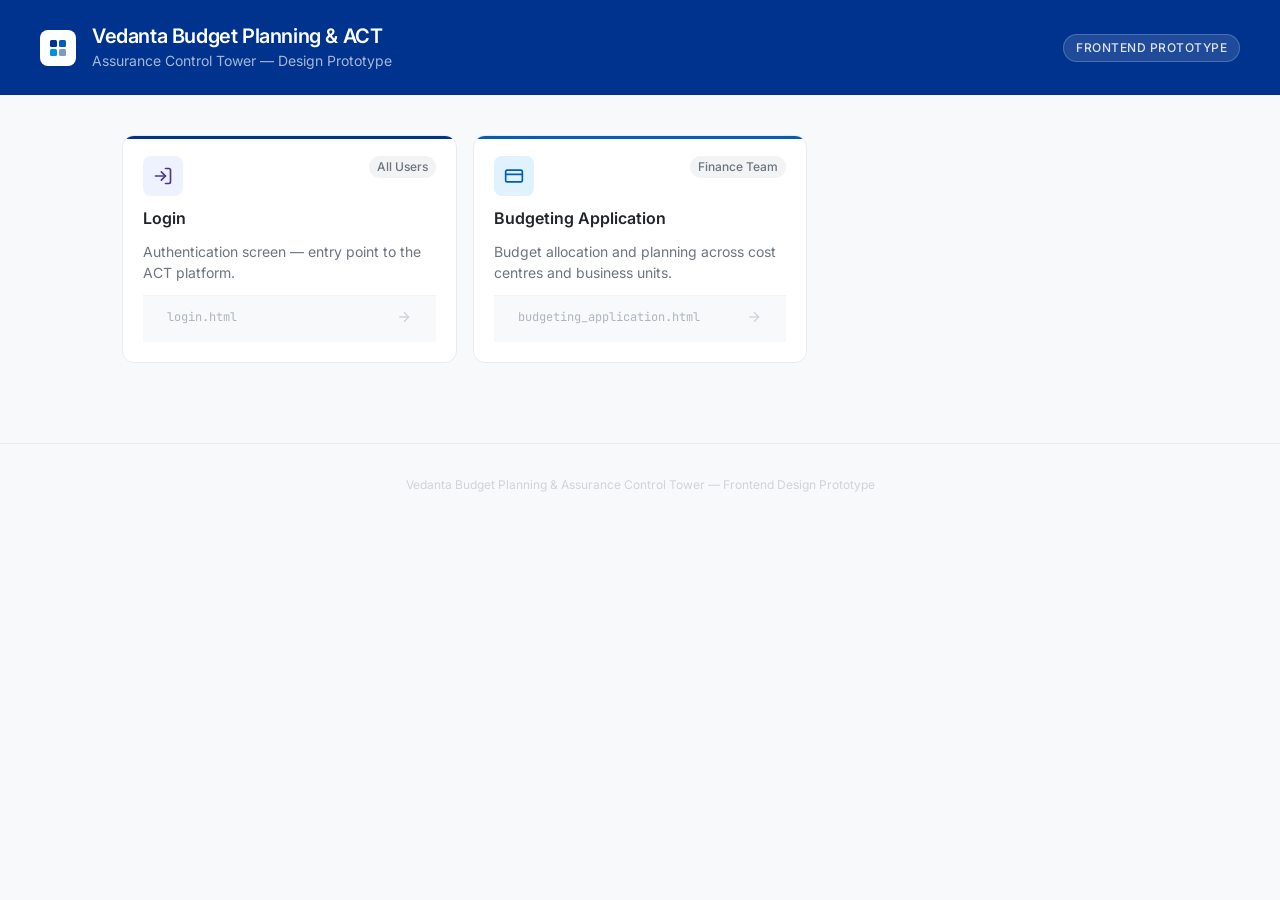
<file: index.html>
<!DOCTYPE html>
<html lang="en">
<head>
  <meta charset="UTF-8" />
  <meta name="viewport" content="width=device-width, initial-scale=1.0" />
  <title>Vedanta Budget Planning & ACT — Screen Index</title>
  <link rel="preconnect" href="https://fonts.googleapis.com" />
  <link rel="preconnect" href="https://fonts.gstatic.com" crossorigin />
  <link href="https://fonts.googleapis.com/css2?family=Inter:wght@300;400;500;600;700&family=JetBrains+Mono:wght@400;500&display=swap" rel="stylesheet" />
  <link rel="stylesheet" href="assets/css/design-system.css" />
  <style>
    *, *::before, *::after { box-sizing: border-box; margin: 0; padding: 0; }

    body {
      font-family: var(--font-primary);
      background: var(--color-gray-50);
      color: var(--color-gray-900);
      min-height: 100vh;
    }

    /* ── Header ── */
    .site-header {
      background: var(--color-kpmg-blue);
      padding: var(--space-6) var(--space-10);
      display: flex;
      align-items: center;
      gap: var(--space-4);
    }

    .header-logo {
      width: 36px;
      height: 36px;
      background: var(--color-white);
      border-radius: var(--radius-md);
      display: flex;
      align-items: center;
      justify-content: center;
      flex-shrink: 0;
    }

    .header-logo svg { display: block; }

    .header-text h1 {
      font-size: var(--text-xl);
      font-weight: var(--font-semibold);
      color: var(--color-white);
      line-height: 1.2;
    }

    .header-text p {
      font-size: var(--text-sm);
      color: rgba(255,255,255,0.65);
      margin-top: 2px;
    }

    .header-badge {
      margin-left: auto;
      background: rgba(255,255,255,0.12);
      border: 1px solid rgba(255,255,255,0.2);
      color: rgba(255,255,255,0.85);
      font-size: var(--text-xs);
      font-weight: var(--font-medium);
      padding: var(--space-1) var(--space-3);
      border-radius: var(--radius-full);
      letter-spacing: 0.04em;
      text-transform: uppercase;
    }

    /* ── Main content ── */
    .main {
      max-width: 1100px;
      margin: 0 auto;
      padding: var(--space-10) var(--space-8);
    }

    .section-label {
      font-size: var(--text-xs);
      font-weight: var(--font-semibold);
      letter-spacing: 0.08em;
      text-transform: uppercase;
      color: var(--color-gray-500);
      margin-bottom: var(--space-4);
    }

    /* ── Screen grid ── */
    .screen-grid {
      display: grid;
      grid-template-columns: repeat(auto-fill, minmax(300px, 1fr));
      gap: var(--space-4);
      margin-bottom: var(--space-10);
    }

    .screen-card {
      background: var(--color-white);
      border: 1px solid var(--color-gray-200);
      border-radius: var(--radius-lg);
      padding: var(--space-5);
      text-decoration: none;
      color: inherit;
      display: flex;
      flex-direction: column;
      gap: var(--space-3);
      transition: box-shadow 0.15s ease, transform 0.15s ease, border-color 0.15s ease;
      position: relative;
      overflow: hidden;
    }

    .screen-card::before {
      content: '';
      position: absolute;
      top: 0; left: 0; right: 0;
      height: 3px;
      border-radius: var(--radius-lg) var(--radius-lg) 0 0;
      background: var(--card-accent, var(--color-kpmg-blue));
    }

    .screen-card:hover {
      box-shadow: var(--shadow-md);
      transform: translateY(-2px);
      border-color: var(--color-gray-300);
    }

    .card-top {
      display: flex;
      align-items: flex-start;
      justify-content: space-between;
      gap: var(--space-3);
    }

    .card-icon {
      width: 40px;
      height: 40px;
      border-radius: var(--radius-md);
      background: var(--icon-bg, var(--color-info-bg));
      display: flex;
      align-items: center;
      justify-content: center;
      flex-shrink: 0;
    }

    .card-icon svg { color: var(--icon-color, var(--color-light-blue)); }

    .card-persona {
      font-size: var(--text-xs);
      font-weight: var(--font-medium);
      padding: 2px var(--space-2);
      border-radius: var(--radius-full);
      background: var(--color-gray-100);
      color: var(--color-gray-600);
      white-space: nowrap;
    }

    .card-title {
      font-size: var(--text-base);
      font-weight: var(--font-semibold);
      color: var(--color-gray-900);
      line-height: 1.3;
    }

    .card-desc {
      font-size: var(--text-sm);
      color: var(--color-gray-600);
      line-height: 1.5;
    }

    .card-footer {
      margin-top: auto;
      padding-top: var(--space-3);
      border-top: 1px solid var(--color-gray-100);
      display: flex;
      align-items: center;
      justify-content: space-between;
    }

    .card-filename {
      font-family: var(--font-mono);
      font-size: var(--text-xs);
      color: var(--color-gray-500);
    }

    .card-arrow {
      color: var(--color-gray-400);
      transition: color 0.15s, transform 0.15s;
    }

    .screen-card:hover .card-arrow {
      color: var(--color-medium-blue);
      transform: translateX(3px);
    }

    /* Hero card */
    .screen-card.hero {
      border-color: var(--color-light-blue);
      background: linear-gradient(135deg, #f0f7ff 0%, var(--color-white) 60%);
    }

    /* ── Footer ── */
    .site-footer {
      text-align: center;
      padding: var(--space-8);
      font-size: var(--text-xs);
      color: var(--color-gray-400);
      border-top: 1px solid var(--color-gray-200);
    }
  </style>
</head>
<body>

  <header class="site-header">
    <div class="header-logo">
      <svg width="20" height="20" viewBox="0 0 20 20" fill="none" xmlns="http://www.w3.org/2000/svg">
        <rect x="2" y="2" width="7" height="7" rx="1.5" fill="#00338D"/>
        <rect x="11" y="2" width="7" height="7" rx="1.5" fill="#005EB8"/>
        <rect x="2" y="11" width="7" height="7" rx="1.5" fill="#0091DA"/>
        <rect x="11" y="11" width="7" height="7" rx="1.5" fill="#00338D" opacity="0.5"/>
      </svg>
    </div>
    <div class="header-text">
      <h1>Vedanta Budget Planning &amp; ACT</h1>
      <p>Assurance Control Tower — Design Prototype</p>
    </div>
    <span class="header-badge">Frontend Prototype</span>
  </header>

  <main class="main">

    <div class="screen-grid">

      <a href="screens/login.html" class="screen-card" style="--card-accent:#00338D; --icon-bg:#EEF2FF; --icon-color:#483698;">
        <div class="card-top">
          <div class="card-icon">
            <svg width="20" height="20" viewBox="0 0 24 24" fill="none" stroke="currentColor" stroke-width="2" stroke-linecap="round" stroke-linejoin="round">
              <path d="M15 3h4a2 2 0 0 1 2 2v14a2 2 0 0 1-2 2h-4"/><polyline points="10 17 15 12 10 7"/><line x1="15" y1="12" x2="3" y2="12"/>
            </svg>
          </div>
          <span class="card-persona">All Users</span>
        </div>
        <div class="card-title">Login</div>
        <div class="card-desc">Authentication screen — entry point to the ACT platform.</div>
        <div class="card-footer">
          <span class="card-filename">login.html</span>
          <svg class="card-arrow" width="16" height="16" viewBox="0 0 24 24" fill="none" stroke="currentColor" stroke-width="2"><line x1="5" y1="12" x2="19" y2="12"/><polyline points="12 5 19 12 12 19"/></svg>
        </div>
      </a>

      <a href="screens/budgeting_application.html" class="screen-card" style="--card-accent:#005EB8; --icon-bg:#E0F2FE; --icon-color:#005EB8;">
        <div class="card-top">
          <div class="card-icon">
            <svg width="20" height="20" viewBox="0 0 24 24" fill="none" stroke="currentColor" stroke-width="2" stroke-linecap="round" stroke-linejoin="round">
              <rect x="2" y="5" width="20" height="14" rx="2"/><line x1="2" y1="10" x2="22" y2="10"/>
            </svg>
          </div>
          <span class="card-persona">Finance Team</span>
        </div>
        <div class="card-title">Budgeting Application</div>
        <div class="card-desc">Budget allocation and planning across cost centres and business units.</div>
        <div class="card-footer">
          <span class="card-filename">budgeting_application.html</span>
          <svg class="card-arrow" width="16" height="16" viewBox="0 0 24 24" fill="none" stroke="currentColor" stroke-width="2"><line x1="5" y1="12" x2="19" y2="12"/><polyline points="12 5 19 12 12 19"/></svg>
        </div>
      </a>

    </div>

  </main>

  <footer class="site-footer">
    Vedanta Budget Planning &amp; Assurance Control Tower &mdash; Frontend Design Prototype
  </footer>

</body>
</html>
</file>
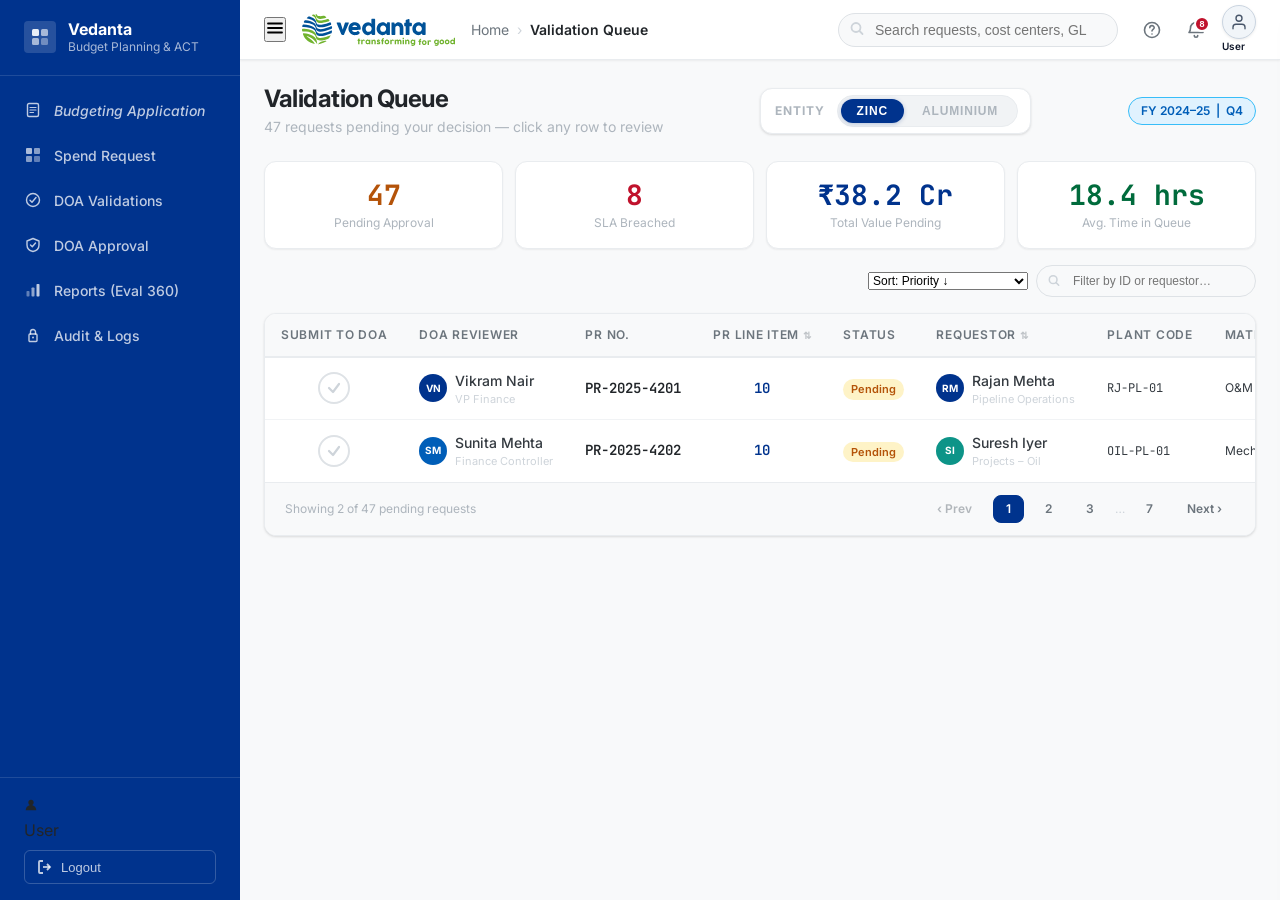
<file: screens/approval-queue.html>
<!DOCTYPE html>
<html lang="en">
<head>
  <meta charset="UTF-8" />
  <meta name="viewport" content="width=device-width, initial-scale=1.0" />
  <title>Validation Queue — Vedanta Budget Planning &amp; ACT</title>
  <link rel="preconnect" href="https://fonts.googleapis.com" />
  <link rel="preconnect" href="https://fonts.gstatic.com" crossorigin />
  <link href="https://fonts.googleapis.com/css2?family=Inter:wght@300;400;500;600;700&family=JetBrains+Mono:wght@400;500;600;700&display=swap" rel="stylesheet" />
  <link rel="stylesheet" href="../assets/css/design-system.css" />
  <style>
    /* ── Queue filters bar ── */
    .queue-filters {
      display: flex;
      align-items: center;
      gap: var(--space-3);
      margin-bottom: var(--space-4);
      flex-wrap: wrap;
    }

    .filter-group {
      display: flex;
      gap: var(--space-2);
    }

    .filter-btn {
      padding: var(--space-2) var(--space-3);
      border: 1.5px solid var(--color-gray-300);
      background: var(--color-white);
      border-radius: var(--radius-md);
      font-size: var(--text-xs);
      font-weight: var(--font-medium);
      color: var(--color-gray-600);
      cursor: pointer;
      transition: all var(--transition-fast);
    }

    .filter-btn.active {
      border-color: var(--color-kpmg-blue);
      background: var(--color-info-bg);
      color: var(--color-kpmg-blue);
    }

    .filter-btn:hover:not(.active) {
      border-color: var(--color-gray-400);
      background: var(--color-gray-50);
    }

    .filters-right {
      margin-left: auto;
      display: flex;
      gap: var(--space-2);
      align-items: center;
    }

    /* ── Queue Stats ── */
    .queue-stats {
      display: grid;
      grid-template-columns: repeat(4, 1fr);
      gap: var(--space-3);
      margin-bottom: var(--space-4);
    }

    .queue-stat {
      background: var(--color-white);
      border: 1px solid var(--color-gray-200);
      border-radius: var(--radius-lg);
      padding: var(--space-4);
      box-shadow: var(--shadow-xs);
      text-align: center;
    }

    .queue-stat-num {
      font-family: var(--font-mono);
      font-size: 1.75rem;
      font-weight: var(--font-bold);
      color: var(--color-gray-900);
      line-height: 1.2;
    }

    .queue-stat-label {
      font-size: var(--text-xs);
      color: var(--color-gray-500);
      margin-top: 2px;
    }

    /* ── Table Enhancements ── */
    .table-row-clickable {
      cursor: pointer;
    }

    .table-row-clickable:hover td {
      background: #F0F4FF;
    }

    .table-row-clickable.selected td {
      background: #E8EDFF;
    }

    .priority-dot {
      width: 8px;
      height: 8px;
      border-radius: 50%;
      display: inline-block;
      margin-right: 4px;
    }

    .priority-dot.high     { background: var(--color-danger); }
    .priority-dot.medium   { background: var(--color-warning-border); }
    .priority-dot.low      { background: var(--color-success-border); }

    /* ── SLA Timer ── */
    .sla-timer {
      display: inline-flex;
      align-items: center;
      gap: 4px;
      font-family: var(--font-mono);
      font-size: var(--text-xs);
      font-weight: var(--font-semibold);
      padding: 2px 8px;
      border-radius: var(--radius-full);
    }

    .sla-timer.ok     { background: var(--color-success-bg); color: var(--color-success); }
    .sla-timer.warn   { background: var(--color-warning-bg); color: var(--color-warning); }
    .sla-timer.breach { background: var(--color-danger-bg);  color: var(--color-danger);  animation: pulse 1.5s ease-in-out infinite; }

    @keyframes pulse {
      0%, 100% { opacity: 1; }
      50% { opacity: 0.6; }
    }

    /* ── Score pill ── */
    .score-pill {
      display: inline-flex;
      align-items: center;
      gap: 4px;
      font-family: var(--font-mono);
      font-size: var(--text-xs);
      font-weight: var(--font-bold);
      padding: 2px 8px;
      border-radius: var(--radius-full);
    }

    .score-pill.high   { background: var(--color-success-bg); color: var(--color-success); }
    .score-pill.medium { background: var(--color-warning-bg); color: var(--color-warning); }
    .score-pill.low    { background: var(--color-danger-bg);  color: var(--color-danger);  }

    /* ── Sortable headers ── */
    .sortable {
      cursor: pointer;
      user-select: none;
      white-space: nowrap;
    }

    .sortable:hover { color: var(--color-kpmg-blue); }
    .sortable::after { content: ' ⇅'; font-size: 10px; opacity: 0.4; }
    .sortable.asc::after  { content: ' ↑'; opacity: 1; color: var(--color-kpmg-blue); }
    .sortable.desc::after { content: ' ↓'; opacity: 1; color: var(--color-kpmg-blue); }

    /* ── Detail Drawer (slide in from right) ── */
    .detail-drawer {
      position: fixed;
      top: 0;
      right: -700px;
      width: 680px;
      height: 100vh;
      background: var(--color-white);
      border-left: 1px solid var(--color-gray-200);
      box-shadow: var(--shadow-xl);
      z-index: 400;
      transition: right var(--transition-slow);
      display: flex;
      flex-direction: column;
      overflow: hidden;
    }

    .detail-drawer.open { right: 0; }

    .drawer-overlay {
      display: none;
      position: fixed;
      inset: 0;
      background: rgba(0,0,0,0.35);
      z-index: 399;
    }

    .drawer-overlay.show { display: block; }

    .drawer-header {
      display: flex;
      align-items: center;
      justify-content: space-between;
      padding: var(--space-4) var(--space-5);
      border-bottom: 1px solid var(--color-gray-200);
      background: var(--color-kpmg-blue);
      color: white;
      flex-shrink: 0;
    }

    .drawer-header-title {
      font-size: var(--text-base);
      font-weight: var(--font-bold);
    }

    .drawer-header-sub {
      font-size: var(--text-xs);
      opacity: 0.7;
      margin-top: 2px;
    }

    .drawer-close {
      width: 32px;
      height: 32px;
      border-radius: var(--radius-md);
      border: none;
      background: rgba(255,255,255,0.15);
      cursor: pointer;
      color: white;
      font-size: 16px;
      display: flex;
      align-items: center;
      justify-content: center;
      transition: background var(--transition-fast);
    }

    .drawer-close:hover { background: rgba(255,255,255,0.25); }

    .drawer-body {
      flex: 1;
      overflow-y: auto;
      padding: var(--space-5);
    }

    .drawer-section {
      margin-bottom: var(--space-5);
    }

    .drawer-section-title {
      font-size: var(--text-xs);
      font-weight: var(--font-bold);
      text-transform: uppercase;
      letter-spacing: 0.08em;
      color: var(--color-gray-500);
      margin-bottom: var(--space-3);
      padding-bottom: var(--space-2);
      border-bottom: 1px solid var(--color-gray-200);
    }

    .detail-meta-grid {
      display: grid;
      grid-template-columns: 1fr 1fr;
      gap: var(--space-3);
    }

    .detail-meta-item {}

    .detail-meta-label {
      font-size: var(--text-xs);
      color: var(--color-gray-400);
      font-weight: var(--font-medium);
      text-transform: uppercase;
      letter-spacing: 0.05em;
      margin-bottom: 2px;
    }

    .detail-meta-value {
      font-size: var(--text-sm);
      color: var(--color-gray-800);
      font-weight: var(--font-medium);
    }

    .detail-meta-value.mono {
      font-family: var(--font-mono);
      font-weight: var(--font-semibold);
    }

    /* ── Budget Impact Viz ── */
    .impact-bar-wrap {
      background: var(--color-gray-50);
      border-radius: var(--radius-md);
      padding: var(--space-4);
      border: 1px solid var(--color-gray-200);
    }

    .impact-bar-label-row {
      display: flex;
      justify-content: space-between;
      font-size: var(--text-xs);
      color: var(--color-gray-500);
      margin-bottom: var(--space-2);
    }

    .impact-bar-track {
      height: 14px;
      background: var(--color-gray-200);
      border-radius: var(--radius-full);
      overflow: hidden;
      margin-bottom: var(--space-2);
      position: relative;
    }

    .impact-bar-fill-base {
      height: 100%;
      background: var(--color-medium-blue);
      border-radius: var(--radius-full);
      position: absolute;
      top: 0;
      left: 0;
      transition: width 0.6s ease;
    }

    .impact-bar-fill-req {
      height: 100%;
      background: var(--color-warning-border);
      border-radius: 0 var(--radius-full) var(--radius-full) 0;
      position: absolute;
      top: 0;
      transition: left 0.6s ease, width 0.6s ease;
    }

    .impact-bar-legend {
      display: flex;
      gap: var(--space-3);
      font-size: var(--text-xs);
      color: var(--color-gray-500);
    }

    .impact-swatch {
      width: 10px;
      height: 10px;
      border-radius: 2px;
      display: inline-block;
      margin-right: 4px;
      vertical-align: middle;
    }

    /* ── Historical context ── */
    .history-note {
      padding: var(--space-3) var(--space-4);
      background: var(--color-warning-bg);
      border: 1px solid var(--color-warning-border);
      border-radius: var(--radius-md);
      font-size: var(--text-sm);
      color: var(--color-warning);
    }

    /* ── Decision area ── */
    .drawer-footer {
      border-top: 1px solid var(--color-gray-200);
      padding: var(--space-4) var(--space-5);
      background: var(--color-gray-50);
      flex-shrink: 0;
    }

    /* ── Confirm Dialog ── */
    .confirm-dialog-backdrop {
      display: none;
      position: fixed;
      inset: 0;
      background: rgba(0,0,0,0.5);
      z-index: 600;
      align-items: center;
      justify-content: center;
    }

    .confirm-dialog-backdrop.open { display: flex; }

    .confirm-dialog {
      background: var(--color-white);
      border-radius: var(--radius-xl);
      box-shadow: var(--shadow-xl);
      width: 440px;
      padding: var(--space-6);
    }

    .confirm-icon {
      width: 52px;
      height: 52px;
      border-radius: var(--radius-full);
      display: flex;
      align-items: center;
      justify-content: center;
      margin: 0 auto var(--space-4);
      font-size: 22px;
    }

    .confirm-icon.approve { background: var(--color-success-bg); }
    .confirm-icon.reject  { background: var(--color-danger-bg); }

    .confirm-title {
      font-size: var(--text-lg);
      font-weight: var(--font-bold);
      color: var(--color-gray-900);
      text-align: center;
      margin-bottom: var(--space-2);
    }

    .confirm-body {
      font-size: var(--text-sm);
      color: var(--color-gray-600);
      text-align: center;
      line-height: 1.5;
      margin-bottom: var(--space-5);
    }

    .confirm-impact {
      background: var(--color-gray-50);
      border-radius: var(--radius-md);
      padding: var(--space-3) var(--space-4);
      margin-bottom: var(--space-5);
    }

    .confirm-impact-row {
      display: flex;
      justify-content: space-between;
      font-size: var(--text-xs);
      padding: var(--space-1) 0;
    }

    .confirm-impact-label { color: var(--color-gray-500); }
    .confirm-impact-value { font-family: var(--font-mono); font-weight: var(--font-semibold); color: var(--color-gray-800); }

    .confirm-actions {
      display: flex;
      gap: var(--space-3);
    }

    @media (max-width: 900px) {
      .queue-stats { grid-template-columns: repeat(2, 1fr); }
      .detail-drawer { width: 100%; right: -100%; }
    }

    /* ── Toast notification ── */
    .toast {
      position: fixed;
      bottom: var(--space-6);
      left: 50%;
      transform: translateX(-50%) translateY(80px);
      background: var(--color-gray-900);
      color: white;
      padding: var(--space-3) var(--space-5);
      border-radius: var(--radius-lg);
      font-size: var(--text-sm);
      font-weight: var(--font-medium);
      display: flex;
      align-items: center;
      gap: var(--space-3);
      box-shadow: var(--shadow-lg);
      z-index: 9999;
      opacity: 0;
      transition: opacity 0.3s ease, transform 0.35s cubic-bezier(0.34, 1.56, 0.64, 1);
      white-space: nowrap;
    }

    .toast.show {
      opacity: 1;
      transform: translateX(-50%) translateY(0);
    }

    .toast-icon {
      width: 22px;
      height: 22px;
      border-radius: 50%;
      display: flex;
      align-items: center;
      justify-content: center;
      font-size: 13px;
      flex-shrink: 0;
    }

    .toast.approved .toast-icon { background: var(--color-success); }
    .toast.rejected .toast-icon { background: var(--color-danger); }
    .toast.escalated .toast-icon { background: var(--color-warning-border); }

    /* ── DoA Submit Button ── */
    .btn-submit-doa {
      display: inline-flex; align-items: center; justify-content: center;
      width: 32px; height: 32px; padding: 0;
      border-radius: 50%;
      border: 2px solid var(--color-gray-300);
      background: white; color: var(--color-gray-400);
      cursor: pointer; transition: all 200ms;
      flex-shrink: 0;
    }
    .btn-submit-doa:hover:not([disabled]):not([data-submitted="true"]) {
      border-color: var(--color-kpmg-blue);
      color: var(--color-kpmg-blue);
      background: #EBF0FB;
    }
    .btn-submit-doa[disabled] { cursor: default; opacity: 0.6; }
    .btn-submit-doa[data-submitted="true"] {
      background: var(--color-success);
      border-color: var(--color-success);
      color: white;
      cursor: pointer;
    }
    .btn-submit-doa[data-submitted="true"]:hover { background: #15803D; border-color: #15803D; }
    @keyframes doa-spin { to { transform: rotate(360deg); } }
    .doa-spinner {
      width: 13px; height: 13px;
      border: 2px solid rgba(0,51,141,0.18);
      border-top-color: var(--color-kpmg-blue);
      border-radius: 50%;
      animation: doa-spin 0.7s linear infinite;
      display: inline-block;
    }

    /* ── Page Header Strip ── */
    .page-header-strip {
      display: flex;
      align-items: center;
      justify-content: space-between;
      margin-bottom: var(--space-6);
    }
    .page-header-strip-left h1 {
      font-size: var(--text-2xl);
      font-weight: var(--font-bold);
      color: var(--color-gray-900);
      margin: 0 0 2px;
    }
    .page-header-strip-left p {
      font-size: var(--text-sm);
      color: var(--color-gray-500);
      margin: 0;
    }
    .fiscal-badge {
      font-size: var(--text-xs);
      font-weight: var(--font-semibold);
      color: var(--color-medium-blue);
      background: var(--color-info-bg);
      padding: var(--space-1) var(--space-3);
      border-radius: var(--radius-full);
      border: 1px solid var(--color-info-border);
    }

    /* ── Business Unit Toggle ── */
    .bu-toggle-box {
      display: inline-flex;
      align-items: center;
      gap: var(--space-3);
      background: var(--color-white);
      border: 1px solid var(--color-gray-200);
      border-radius: var(--radius-lg);
      padding: 6px 12px 6px 14px;
      box-shadow: var(--shadow-sm);
    }
    .bu-toggle-label {
      font-size: var(--text-xs);
      font-weight: var(--font-bold);
      letter-spacing: 0.08em;
      text-transform: uppercase;
      color: var(--color-gray-500);
      white-space: nowrap;
    }
    .bu-toggle {
      display: inline-flex;
      align-items: center;
      background: var(--color-gray-100);
      border: 1px solid var(--color-gray-200);
      border-radius: var(--radius-full);
      padding: 3px;
      gap: 2px;
    }
    .bu-toggle-btn {
      font-size: var(--text-xs);
      font-weight: var(--font-bold);
      letter-spacing: 0.07em;
      text-transform: uppercase;
      padding: 5px 16px;
      border-radius: var(--radius-full);
      border: none;
      cursor: pointer;
      background: transparent;
      color: var(--color-gray-500);
      transition: background var(--transition-fast), color var(--transition-fast), box-shadow var(--transition-fast);
    }
    .bu-toggle-btn.active {
      background: var(--color-kpmg-blue);
      color: #fff;
      box-shadow: 0 1px 4px rgba(0,51,141,0.25);
    }
  </style>
</head>
<body>
<div class="app-shell">

  <!-- ═══════════════════ SIDEBAR ═══════════════════ -->
  <aside class="sidebar" id="sidebar" aria-label="Main navigation">
    <div class="sidebar-logo">
      <div class="sidebar-logo-mark" aria-hidden="true">
        <svg width="18" height="18" viewBox="0 0 18 18" fill="none">
          <rect x="1" y="1" width="7" height="7" rx="1.5" fill="white" opacity="0.9"/>
          <rect x="10" y="1" width="7" height="7" rx="1.5" fill="white" opacity="0.6"/>
          <rect x="1" y="10" width="7" height="7" rx="1.5" fill="white" opacity="0.6"/>
          <rect x="10" y="10" width="7" height="7" rx="1.5" fill="white" opacity="0.35"/>
        </svg>
      </div>
      <div class="sidebar-logo-text">
        <span class="sidebar-logo-brand">Vedanta</span>
        <span class="sidebar-logo-product">Budget Planning &amp; ACT</span>
      </div>
    </div>
    <nav class="sidebar-nav" role="navigation">

      <a class="nav-item" href="budgeting_application.html" data-page="budgeting_application" data-label="Budgeting Application">
        <span class="nav-item-icon" aria-hidden="true">
          <svg width="16" height="16" viewBox="0 0 16 16" fill="none">
            <rect x="2.5" y="1.5" width="11" height="13" rx="1.5" stroke="currentColor" stroke-width="1.4"/>
            <line x1="5" y1="5.5" x2="11" y2="5.5" stroke="currentColor" stroke-width="1.2" stroke-linecap="round"/>
            <line x1="5" y1="8" x2="11" y2="8" stroke="currentColor" stroke-width="1.2" stroke-linecap="round"/>
            <line x1="5" y1="10.5" x2="8.5" y2="10.5" stroke="currentColor" stroke-width="1.2" stroke-linecap="round"/>
          </svg>
        </span>
        <span class="nav-item-text"><em>Budgeting Application</em></span>
      </a>

      <a class="nav-item" href="dashboard.html" data-page="dashboard" data-label="Spend Request">
        <span class="nav-item-icon" aria-hidden="true">
          <svg width="16" height="16" viewBox="0 0 16 16" fill="none">
            <rect x="1" y="1" width="6" height="6" rx="1" fill="currentColor" opacity="0.9"/>
            <rect x="9" y="1" width="6" height="6" rx="1" fill="currentColor" opacity="0.7"/>
            <rect x="1" y="9" width="6" height="6" rx="1" fill="currentColor" opacity="0.7"/>
            <rect x="9" y="9" width="6" height="6" rx="1" fill="currentColor" opacity="0.5"/>
          </svg>
        </span>
        <span class="nav-item-text">Spend Request</span>
      </a>

      <a class="nav-item" href="approval-queue.html" data-page="approval-queue" data-label="DOA Validations">
        <span class="nav-item-icon" aria-hidden="true">
          <svg width="16" height="16" viewBox="0 0 16 16" fill="none">
            <circle cx="8" cy="8" r="6.5" stroke="currentColor" stroke-width="1.4"/>
            <path d="M5 8.2l2 2L11 5.5" stroke="currentColor" stroke-width="1.4" stroke-linecap="round" stroke-linejoin="round"/>
          </svg>
        </span>
        <span class="nav-item-text">DOA Validations</span>
      </a>

      <a class="nav-item" href="validation-panel.html" data-page="validation-panel" data-label="DOA Approval">
        <span class="nav-item-icon" aria-hidden="true">
          <svg width="16" height="16" viewBox="0 0 16 16" fill="none">
            <path d="M8 1.5L2 4v4c0 3.3 2.6 5.7 6 6.5C12.4 13.7 14 11.3 14 8V4L8 1.5z" stroke="currentColor" stroke-width="1.4" stroke-linejoin="round"/>
            <path d="M5.5 8l1.8 1.8L10.5 6" stroke="currentColor" stroke-width="1.4" stroke-linecap="round" stroke-linejoin="round"/>
          </svg>
        </span>
        <span class="nav-item-text">DOA Approval</span>
      </a>

      <a class="nav-item" href="analytics-dashboard.html" data-page="analytics-dashboard" data-label="Reports (Eval 360)">
        <span class="nav-item-icon" aria-hidden="true">
          <svg width="16" height="16" viewBox="0 0 16 16" fill="none">
            <rect x="1.5" y="9" width="3" height="5.5" rx="0.8" fill="currentColor" opacity="0.5"/>
            <rect x="6.5" y="5.5" width="3" height="9" rx="0.8" fill="currentColor" opacity="0.75"/>
            <rect x="11.5" y="2" width="3" height="12.5" rx="0.8" fill="currentColor"/>
          </svg>
        </span>
        <span class="nav-item-text">Reports (Eval 360)</span>
      </a>

      <a class="nav-item" href="audit-logs.html" data-page="audit-logs" data-label="Audit &amp; Logs">
        <span class="nav-item-icon" aria-hidden="true">
          <svg width="16" height="16" viewBox="0 0 16 16" fill="none">
            <rect x="4" y="7" width="8" height="7.5" rx="1" stroke="currentColor" stroke-width="1.4"/>
            <path d="M5.5 7V5a2.5 2.5 0 015 0v2" stroke="currentColor" stroke-width="1.4" stroke-linecap="round"/>
            <circle cx="8" cy="10.5" r="1" fill="currentColor"/>
          </svg>
        </span>
        <span class="nav-item-text">Audit &amp; Logs</span>
      </a>

    </nav>
    <div class="sidebar-footer">
      <div class="sidebar-user" style="pointer-events:none;cursor:default;">
        <div class="sidebar-user-avatar">
          <svg width="14" height="14" viewBox="0 0 16 16" fill="currentColor"><circle cx="8" cy="5" r="3"/><path d="M2 14c0-3.3 2.7-6 6-6s6 2.7 6 6"/></svg>
        </div>
        <div class="sidebar-user-info">
          <div class="sidebar-user-name">User</div>
        </div>
      </div>
      <button class="sidebar-logout-btn" onclick="handleLogout()" aria-label="Logout">
        <svg width="16" height="16" viewBox="0 0 16 16" fill="none" stroke="currentColor" stroke-width="1.8" aria-hidden="true">
          <path d="M6 2H3a1 1 0 0 0-1 1v10a1 1 0 0 0 1 1h3"/>
          <path d="M10 11l3-3-3-3"/>
          <path d="M13 8H6"/>
        </svg>
        Logout
      </button>
    </div>
  </aside>

  <div class="sidebar-overlay" id="sidebarOverlay"></div>

  <!-- ═══════════════════ HEADER ═══════════════════ -->
  <header class="header" id="appHeader" role="banner">
    <button class="sidebar-toggle" id="sidebarToggle" aria-label="Toggle navigation">
      <svg width="18" height="18" viewBox="0 0 18 18" fill="none" stroke="currentColor" stroke-width="1.8" stroke-linecap="round">
        <line x1="2" y1="4.5" x2="16" y2="4.5"/><line x1="2" y1="9" x2="16" y2="9"/><line x1="2" y1="13.5" x2="16" y2="13.5"/>
      </svg>
    </button>
    <img src="../VEDL.NS_BIG.svg" alt="Vedanta" class="header-logo" style="height:32px;width:auto;display:block;" />
    <nav class="header-breadcrumb" aria-label="Breadcrumb">
      <a href="dashboard.html" style="color:inherit;text-decoration:none;">Home</a>
      <span class="header-breadcrumb-separator">›</span>
      <span class="header-breadcrumb-current">Validation Queue</span>
    </nav>
    <div class="header-search" role="search">
      <span class="header-search-icon"><svg width="14" height="14" viewBox="0 0 14 14" fill="none" stroke="currentColor" stroke-width="1.8"><circle cx="6" cy="6" r="4.5"/><line x1="9.5" y1="9.5" x2="12.5" y2="12.5" stroke-linecap="round"/></svg></span>
      <input type="search" placeholder="Search requests, cost centers, GL accounts…" aria-label="Search" />
    </div>
    <div class="header-actions">
      <button class="header-icon-btn" aria-label="Help"><svg width="18" height="18" viewBox="0 0 18 18" fill="none" stroke="currentColor" stroke-width="1.6"><circle cx="9" cy="9" r="7.5"/><path d="M6.8 6.8a2.2 2.2 0 114.4 0c0 1.3-2.2 2-2.2 3.2" stroke-linecap="round"/><circle cx="9" cy="13" r="0.8" fill="currentColor" stroke="none"/></svg></button>
      <div style="position:relative;">
        <button class="header-icon-btn" aria-label="5 notifications">
          <svg width="18" height="18" viewBox="0 0 18 18" fill="none" stroke="currentColor" stroke-width="1.6"><path d="M9 1.5a5.5 5.5 0 00-5.5 5.5c0 3-1.5 4.5-1.5 4.5h14s-1.5-1.5-1.5-4.5A5.5 5.5 0 009 1.5z" stroke-linejoin="round"/><path d="M7.3 14.5a1.7 1.7 0 003.4 0" stroke-linecap="round"/></svg>
          <span class="notif-badge">8</span>
        </button>
      </div>
      <div class="header-user" style="flex-direction:column;align-items:center;gap:3px;cursor:default;pointer-events:none;">
        <div class="header-user-avatar" style="width:34px;height:34px;border-radius:50%;background:#F1F5F9;border:1.5px solid #CBD5E1;box-shadow:0 1px 3px rgba(0,0,0,0.08);display:flex;align-items:center;justify-content:center;color:#475569;">
          <svg width="18" height="18" viewBox="0 0 24 24" fill="none" stroke="currentColor" stroke-width="1.8" stroke-linecap="round" stroke-linejoin="round"><path d="M20 21v-2a4 4 0 0 0-4-4H8a4 4 0 0 0-4 4v2"/><circle cx="12" cy="7" r="4"/></svg>
        </div>
        <div style="font-size:10px;font-weight:600;color:#0F172A;white-space:nowrap;">User</div>
      </div>
    </div>
  </header>

  <!-- ═══════════════════ CONTENT ═══════════════════ -->
  <main class="main-content" id="mainContent" role="main">
    <div class="content-area">

      <!-- Page header -->
      <div class="page-header-strip">
        <div class="page-header-strip-left">
          <h1>Validation Queue</h1>
          <p id="queueSubtitle">47 requests pending your decision — click any row to review</p>
        </div>
        <div class="bu-toggle-box">
          <span class="bu-toggle-label">Entity</span>
          <div class="bu-toggle" role="group" aria-label="Business unit selector">
            <button class="bu-toggle-btn active" type="button" onclick="switchEntityQueue('Zinc')">ZINC</button>
            <button class="bu-toggle-btn" type="button" onclick="switchEntityQueue('Aluminium')">ALUMINIUM</button>
          </div>
        </div>
        <span class="fiscal-badge">FY 2024–25 &nbsp;|&nbsp; Q4</span>
      </div>

      <!-- Queue Stats -->
      <div class="queue-stats" role="region" aria-label="Queue statistics">
        <div class="queue-stat">
          <div class="queue-stat-num" id="kqPending" style="color:var(--color-warning);">47</div>
          <div class="queue-stat-label">Pending Approval</div>
        </div>
        <div class="queue-stat">
          <div class="queue-stat-num" id="kqSLA" style="color:var(--color-danger);">8</div>
          <div class="queue-stat-label">SLA Breached</div>
        </div>
        <div class="queue-stat">
          <div class="queue-stat-num" id="kqValue" style="color:var(--color-kpmg-blue);">₹38.2 Cr</div>
          <div class="queue-stat-label">Total Value Pending</div>
        </div>
        <div class="queue-stat">
          <div class="queue-stat-num" id="kqTime" style="color:var(--color-success);">18.4 hrs</div>
          <div class="queue-stat-label">Avg. Time in Queue</div>
        </div>
      </div>

      <!-- Filters -->
      <div class="queue-filters">
        <div class="filter-group" role="group" aria-label="Status filters">
        </div>
        <div class="filters-right">
          <select class="form-select" style="width:160px;font-size:var(--text-xs);">
            <option>Sort: Priority ↓</option>
            <option>Sort: Amount ↓</option>
            <option>Sort: SLA ↑</option>
            <option>Sort: Score ↑</option>
          </select>
          <div class="header-search" style="width:220px;">
            <span class="header-search-icon"><svg width="12" height="12" viewBox="0 0 14 14" fill="none" stroke="currentColor" stroke-width="1.8"><circle cx="6" cy="6" r="4.5"/><line x1="9.5" y1="9.5" x2="12.5" y2="12.5" stroke-linecap="round"/></svg></span>
            <input type="search" placeholder="Filter by ID or requestor…" style="font-size:var(--text-xs);" aria-label="Filter requests" />
          </div>
        </div>
      </div>

      <!-- Table -->
      <div class="card" style="padding:0;overflow:hidden;">
        <div style="overflow-x:auto;">
          <table class="data-table" role="grid" aria-label="Purchase requisitions" style="min-width:1600px;">
              <thead>
                <tr>
                  <th style="white-space:nowrap;text-align:center;">Submit to DoA</th>
                  <th style="white-space:nowrap;min-width:160px;">DoA Reviewer</th>
                  <th style="white-space:nowrap;">PR No.</th>
                  <th class="sortable" style="white-space:nowrap;">PR Line Item</th>
                  <th style="white-space:nowrap;">Status</th>
                  <th class="sortable" style="white-space:nowrap;">Requestor</th>
                  <th style="white-space:nowrap;">Plant Code</th>
                  <th style="white-space:nowrap;min-width:180px;">Material / Service Description</th>
                  <th style="white-space:nowrap;min-width:200px;">Technical Specification / SOW</th>
                  <th style="white-space:nowrap;">Spend Type</th>
                  <th style="white-space:nowrap;">Budgeted / Unbudgeted</th>
                  <th class="sortable" style="white-space:nowrap;text-align:center;">Qty</th>
                  <th class="sortable" style="white-space:nowrap;text-align:right;">Est. Value (₹ Cr)</th>
                  <th style="white-space:nowrap;">Account Assignment</th>
                  <th style="white-space:nowrap;">Asset Code / CER No.</th>
                  <th style="white-space:nowrap;">Safety Score / KPIs</th>
                  <th style="white-space:nowrap;">Preferred Suppliers</th>
                  <th style="white-space:nowrap;min-width:180px;">Justification / Remarks</th>
                  <th style="white-space:nowrap;text-align:center;">Evidence</th>
                </tr>
              </thead>
              <tbody id="approvalTable">

                <!-- Row 1: PR-2025-4201 -->
                <tr class="table-row-clickable" onclick="openLineItemModal(10)" role="row" tabindex="0"
                  data-pr="PR-2025-4201" data-line="10" data-desc="O&amp;M Services – RJ Pipeline (Annual)"
                  data-requestor="Rajan Mehta" data-value="₹3.80 Cr" data-doa="Vikram Nair">
                  <td style="text-align:center;">
                    <button class="btn-submit-doa" onclick="submitToDoa(this, event)" title="Submit to DoA">
                      <svg width="14" height="14" viewBox="0 0 14 14" fill="none" stroke="currentColor" stroke-width="2.2"><path d="M2 7l4 4L12 3" stroke-linecap="round" stroke-linejoin="round"/></svg>
                    </button>
                  </td>
                  <td>
                    <div style="display:flex;align-items:center;gap:var(--space-2);">
                      <div style="width:28px;height:28px;border-radius:50%;background:var(--color-kpmg-blue);color:white;font-size:10px;font-weight:700;display:flex;align-items:center;justify-content:center;flex-shrink:0;">VN</div>
                      <div style="min-width:0;">
                        <div style="font-size:var(--text-sm);font-weight:500;white-space:nowrap;">Vikram Nair</div>
                        <div style="font-size:11px;color:var(--color-gray-400);white-space:nowrap;">VP Finance</div>
                      </div>
                    </div>
                  </td>
                  <td style="font-family:var(--font-mono);font-size:var(--text-sm);font-weight:600;color:var(--color-gray-900);white-space:nowrap;">PR-2025-4201</td>
                  <td style="font-family:var(--font-mono);font-size:var(--text-sm);font-weight:600;color:var(--color-kpmg-blue);text-align:center;">10</td>
                  <td data-status-td="PR-2025-4201"><span style="display:inline-block;padding:2px 8px;border-radius:var(--radius-full);font-size:11px;font-weight:600;background:var(--color-warning-bg);color:var(--color-warning);white-space:nowrap;">Pending</span></td>
                  <td>
                    <div style="display:flex;align-items:center;gap:var(--space-2);">
                      <div style="width:28px;height:28px;border-radius:50%;background:#00338D;color:white;font-size:10px;font-weight:700;display:flex;align-items:center;justify-content:center;flex-shrink:0;">RM</div>
                      <div style="min-width:0;">
                        <div style="font-size:var(--text-sm);font-weight:500;white-space:nowrap;">Rajan Mehta</div>
                        <div style="font-size:11px;color:var(--color-gray-400);white-space:nowrap;">Pipeline Operations</div>
                      </div>
                    </div>
                  </td>
                  <td style="font-size:var(--text-xs);font-family:var(--font-mono);white-space:nowrap;">RJ-PL-01</td>
                  <td style="font-size:var(--text-xs);white-space:nowrap;">O&amp;M Services – RJ Pipeline (Annual)</td>
                  <td style="font-size:var(--text-xs);max-width:220px;overflow:hidden;text-overflow:ellipsis;white-space:nowrap;" title="Operation &amp; maintenance of RJ pipeline, SLA attached">Operation &amp; maintenance of RJ pipeline, SLA attached</td>
                  <td><span style="display:inline-block;padding:2px 8px;border-radius:var(--radius-full);font-size:11px;font-weight:500;background:#F0FDF4;color:#15803D;white-space:nowrap;">OPEX – Services</span></td>
                  <td><span style="display:inline-block;padding:2px 8px;border-radius:var(--radius-full);font-size:11px;font-weight:600;background:var(--color-success-bg);color:var(--color-success);white-space:nowrap;">Budgeted</span></td>
                  <td style="font-family:var(--font-mono);font-size:var(--text-sm);font-weight:600;text-align:center;">1</td>
                  <td style="font-family:var(--font-mono);font-weight:700;color:var(--color-gray-900);text-align:right;white-space:nowrap;">3.80</td>
                  <td style="font-size:var(--text-xs);white-space:nowrap;">Cost Center – Pipeline O&amp;M</td>
                  <td style="font-size:var(--text-xs);font-family:var(--font-mono);white-space:nowrap;">NA</td>
                  <td style="font-size:var(--text-xs);white-space:nowrap;">Pipeline availability ≥ 98%</td>
                  <td style="font-size:var(--text-xs);white-space:nowrap;">EPC-O&amp;M Vendor</td>
                  <td style="font-size:var(--text-xs);max-width:180px;overflow:hidden;text-overflow:ellipsis;white-space:nowrap;" title="Annual O&amp;M requirement for continuous pipeline operations">Annual O&amp;M requirement for continuous pipeline operations</td>
                  <td style="text-align:center;"><span style="display:inline-flex;align-items:center;gap:4px;padding:3px 8px;border-radius:var(--radius-full);font-size:11px;font-weight:500;background:#EBF0FB;color:var(--color-kpmg-blue);white-space:nowrap;max-width:160px;overflow:hidden;text-overflow:ellipsis;" title="O&amp;M_SLA_RJPipeline.pdf"><svg width="11" height="11" viewBox="0 0 16 16" fill="none" style="flex-shrink:0;"><path d="M9 1H4a1 1 0 00-1 1v12a1 1 0 001 1h8a1 1 0 001-1V6L9 1z" stroke="currentColor" stroke-width="1.5" stroke-linejoin="round"/><path d="M9 1v5h5" stroke="currentColor" stroke-width="1.5" stroke-linejoin="round"/></svg>O&amp;M_SLA_RJPipeline.pdf</span></td>
                </tr>

                <!-- Row 2: PR-2025-4202 -->
                <tr class="table-row-clickable" onclick="openLineItemModal(20)" role="row" tabindex="0"
                  data-pr="PR-2025-4202" data-line="10" data-desc="Mechanical CAPEX – Oil Pipeline Pumping Facilities"
                  data-requestor="Suresh Iyer" data-value="₹22.00 Cr" data-doa="Sunita Mehta">
                  <td style="text-align:center;">
                    <button class="btn-submit-doa" onclick="submitToDoa(this, event)" title="Submit to DoA">
                      <svg width="14" height="14" viewBox="0 0 14 14" fill="none" stroke="currentColor" stroke-width="2.2"><path d="M2 7l4 4L12 3" stroke-linecap="round" stroke-linejoin="round"/></svg>
                    </button>
                  </td>
                  <td>
                    <div style="display:flex;align-items:center;gap:var(--space-2);">
                      <div style="width:28px;height:28px;border-radius:50%;background:var(--color-medium-blue);color:white;font-size:10px;font-weight:700;display:flex;align-items:center;justify-content:center;flex-shrink:0;">SM</div>
                      <div style="min-width:0;">
                        <div style="font-size:var(--text-sm);font-weight:500;white-space:nowrap;">Sunita Mehta</div>
                        <div style="font-size:11px;color:var(--color-gray-400);white-space:nowrap;">Finance Controller</div>
                      </div>
                    </div>
                  </td>
                  <td style="font-family:var(--font-mono);font-size:var(--text-sm);font-weight:600;color:var(--color-gray-900);white-space:nowrap;">PR-2025-4202</td>
                  <td style="font-family:var(--font-mono);font-size:var(--text-sm);font-weight:600;color:var(--color-kpmg-blue);text-align:center;">10</td>
                  <td data-status-td="PR-2025-4202"><span style="display:inline-block;padding:2px 8px;border-radius:var(--radius-full);font-size:11px;font-weight:600;background:var(--color-warning-bg);color:var(--color-warning);white-space:nowrap;">Pending</span></td>
                  <td>
                    <div style="display:flex;align-items:center;gap:var(--space-2);">
                      <div style="width:28px;height:28px;border-radius:50%;background:#0D9488;color:white;font-size:10px;font-weight:700;display:flex;align-items:center;justify-content:center;flex-shrink:0;">SI</div>
                      <div style="min-width:0;">
                        <div style="font-size:var(--text-sm);font-weight:500;white-space:nowrap;">Suresh Iyer</div>
                        <div style="font-size:11px;color:var(--color-gray-400);white-space:nowrap;">Projects – Oil</div>
                      </div>
                    </div>
                  </td>
                  <td style="font-size:var(--text-xs);font-family:var(--font-mono);white-space:nowrap;">OIL-PL-01</td>
                  <td style="font-size:var(--text-xs);white-space:nowrap;">Mechanical CAPEX – Oil Pipeline Pumping Facilities</td>
                  <td style="font-size:var(--text-xs);max-width:220px;overflow:hidden;text-overflow:ellipsis;white-space:nowrap;" title="API-compliant pumps, piping &amp; instrumentation scope attached">API-compliant pumps, piping &amp; instrumentation scope attached</td>
                  <td><span style="display:inline-block;padding:2px 8px;border-radius:var(--radius-full);font-size:11px;font-weight:500;background:#EBF0FB;color:var(--color-kpmg-blue);white-space:nowrap;">CAPEX – Mechanical (Oil)</span></td>
                  <td><span style="display:inline-block;padding:2px 8px;border-radius:var(--radius-full);font-size:11px;font-weight:600;background:var(--color-success-bg);color:var(--color-success);white-space:nowrap;">Budgeted</span></td>
                  <td style="font-family:var(--font-mono);font-size:var(--text-sm);font-weight:600;text-align:center;">1</td>
                  <td style="font-family:var(--font-mono);font-weight:700;color:var(--color-gray-900);text-align:right;white-space:nowrap;">22.00</td>
                  <td style="font-size:var(--text-xs);white-space:nowrap;">WBS – Oil Pipeline Project</td>
                  <td style="font-size:var(--text-xs);font-family:var(--font-mono);white-space:nowrap;">CER-OIL-2025-011</td>
                  <td style="font-size:var(--text-xs);white-space:nowrap;">Safety score ≥ 90%</td>
                  <td style="font-size:var(--text-xs);white-space:nowrap;">OEM-A, OEM-B</td>
                  <td style="font-size:var(--text-xs);max-width:180px;overflow:hidden;text-overflow:ellipsis;white-space:nowrap;" title="Approved mechanical CAPEX for oil pipeline project">Approved mechanical CAPEX for oil pipeline project</td>
                  <td style="text-align:center;"><span style="display:inline-flex;align-items:center;gap:4px;padding:3px 8px;border-radius:var(--radius-full);font-size:11px;font-weight:500;background:#EBF0FB;color:var(--color-kpmg-blue);white-space:nowrap;max-width:160px;overflow:hidden;text-overflow:ellipsis;" title="CER_OIL_2025_011.pdf"><svg width="11" height="11" viewBox="0 0 16 16" fill="none" style="flex-shrink:0;"><path d="M9 1H4a1 1 0 00-1 1v12a1 1 0 001 1h8a1 1 0 001-1V6L9 1z" stroke="currentColor" stroke-width="1.5" stroke-linejoin="round"/><path d="M9 1v5h5" stroke="currentColor" stroke-width="1.5" stroke-linejoin="round"/></svg>CER_OIL_2025_011.pdf</span></td>
                </tr>

              </tbody>
          </table>
        </div>

        <!-- Table footer / pagination -->
        <div style="display:flex;align-items:center;justify-content:space-between;padding:var(--space-3) var(--space-5);border-top:1px solid var(--color-gray-200);background:var(--color-gray-50);">
          <div id="aqTableFooter" style="font-size:var(--text-xs);color:var(--color-gray-500);">Showing 2 of 47 pending requests</div>
          <div style="display:flex;gap:var(--space-2);align-items:center;">
            <button class="btn btn-sm btn-ghost" disabled>&lsaquo; Prev</button>
            <button class="btn btn-sm btn-ghost" style="background:var(--color-kpmg-blue);color:white;border-color:var(--color-kpmg-blue);">1</button>
            <button class="btn btn-sm btn-ghost">2</button>
            <button class="btn btn-sm btn-ghost">3</button>
            <span style="font-size:var(--text-xs);color:var(--color-gray-400);">…</span>
            <button class="btn btn-sm btn-ghost">7</button>
            <button class="btn btn-sm btn-ghost">Next &rsaquo;</button>
          </div>
        </div>
      </div>

    </div><!-- /content-area -->
  </main>
</div>

<!-- ═══ Detail Drawer ═══ -->
<div class="drawer-overlay" id="drawerOverlay" onclick="closeDrawer()"></div>
<aside class="detail-drawer" id="detailDrawer" role="complementary" aria-label="Request detail">

  <div class="drawer-header">
    <div>
      <div class="drawer-header-title" id="drawerTitle">REQ-20243 — Review</div>
      <div class="drawer-header-sub" id="drawerSub">Rohit Bhatia &nbsp;·&nbsp; Power Plant Operations</div>
    </div>
    <button class="drawer-close" onclick="closeDrawer()" aria-label="Close drawer">✕</button>
  </div>

  <div class="drawer-body">

    <!-- Request meta -->
    <div class="drawer-section">
      <div class="drawer-section-title">Request Details</div>
      <div class="detail-meta-grid">
        <div class="detail-meta-item">
          <div class="detail-meta-label">Amount</div>
          <div class="detail-meta-value mono" id="drawerAmount" style="font-size:var(--text-lg);color:var(--color-kpmg-blue);">₹78,50,000</div>
        </div>
        <div class="detail-meta-item">
          <div class="detail-meta-label">ACT Score</div>
          <div class="detail-meta-value" id="drawerScore"><span class="score-pill medium">72 / 100</span></div>
        </div>
        <div class="detail-meta-item">
          <div class="detail-meta-label">Cost Centre</div>
          <div class="detail-meta-value mono" id="drawerCC" style="font-size:var(--text-xs);">CC-2018 — Smelter Unit</div>
        </div>
        <div class="detail-meta-item">
          <div class="detail-meta-label">Risk Level</div>
          <div class="detail-meta-value" id="drawerRisk"><span class="badge badge-at-risk">Medium</span></div>
        </div>
        <div class="detail-meta-item">
          <div class="detail-meta-label">Type</div>
          <div class="detail-meta-value">Machinery &amp; Equipment</div>
        </div>
        <div class="detail-meta-item">
          <div class="detail-meta-label">GL Account</div>
          <div class="detail-meta-value mono">GL-5100</div>
        </div>
        <div class="detail-meta-item">
          <div class="detail-meta-label">Vendor</div>
          <div class="detail-meta-value">Thermax Engineering Pvt Ltd</div>
        </div>
        <div class="detail-meta-item">
          <div class="detail-meta-label">Submitted</div>
          <div class="detail-meta-value">22 Mar 2025, 10:22</div>
        </div>
      </div>
    </div>

    <!-- Budget Impact -->
    <div class="drawer-section">
      <div class="drawer-section-title">Budget Impact Map</div>
      <div class="impact-bar-wrap">
        <div class="impact-bar-label-row">
          <span>Budget Utilisation — CC-2018</span>
          <span id="impactPct">75.8% → 76.6%</span>
        </div>
        <div class="impact-bar-track">
          <div class="impact-bar-fill-base" id="impactBase" style="width:75.8%;"></div>
          <div class="impact-bar-fill-req" id="impactReq" style="left:75.8%;width:0.82%;"></div>
        </div>
        <div class="impact-bar-legend">
          <span><span class="impact-swatch" style="background:var(--color-medium-blue);"></span>Current: ₹72 Cr (75.8%)</span>
          <span><span class="impact-swatch" style="background:var(--color-warning-border);"></span>This Request: ₹78.5L (+0.82%)</span>
        </div>
      </div>
    </div>

    <!-- Historical context -->
    <div class="drawer-section">
      <div class="drawer-section-title">Historical Context</div>
      <div class="history-note">
        ⚠ This cost centre (CC-2018 — Smelter Unit Opex) has had <strong>3 over-budget requests in Q3 FY24-25</strong>. Total Q3 overrun: ₹4.2 Cr. Q4 is currently on track but approval of this request increases the utilisation to 76.6%.
      </div>
    </div>

    <!-- Full validation link -->
    <div class="drawer-section">
      <div class="drawer-section-title">ACT Validation Summary</div>
      <div style="display:flex;flex-direction:column;gap:var(--space-2);">
        <div style="display:flex;align-items:center;gap:var(--space-2);font-size:var(--text-xs);">
          <span style="color:var(--color-success);font-size:14px;">✔</span><span>Budget Availability — Pass</span>
        </div>
        <div style="display:flex;align-items:center;gap:var(--space-2);font-size:var(--text-xs);">
          <span style="color:var(--color-danger);font-size:14px;">✖</span><span>Policy — Dual sign-off required (amount &gt; ₹50L)</span>
        </div>
        <div style="display:flex;align-items:center;gap:var(--space-2);font-size:var(--text-xs);">
          <span style="color:var(--color-warning-border);font-size:14px;">⚠</span><span>Vendor Risk — Thermax: Moderate (4/10)</span>
        </div>
        <div style="display:flex;align-items:center;gap:var(--space-2);font-size:var(--text-xs);">
          <span style="color:var(--color-success);font-size:14px;">✔</span><span>GL Account, SoD, Evidence — Pass</span>
        </div>
      </div>
      <button class="btn btn-sm btn-ghost" style="margin-top:var(--space-3);" onclick="window.location.href='validation-panel.html'">View Full Validation Report →</button>
    </div>

    <!-- Comments -->
    <div class="drawer-section">
      <div class="drawer-section-title">Approver Notes</div>
      <textarea class="form-textarea" rows="3" placeholder="Add your decision rationale or conditions here…"></textarea>
    </div>

  </div><!-- /drawer-body -->

  <!-- Decision Footer -->
  <div class="drawer-footer">
    <div style="display:flex;gap:var(--space-2);flex-wrap:wrap;">
      <button class="btn btn-approve" onclick="showConfirm('approve')">
        <svg width="13" height="13" viewBox="0 0 13 13" fill="none" stroke="currentColor" stroke-width="2"><path d="M2 6.5l3 3L11 3"/></svg>
        Approve
      </button>
      <button class="btn btn-reject" onclick="showConfirm('reject')">
        <svg width="13" height="13" viewBox="0 0 13 13" fill="none" stroke="currentColor" stroke-width="2"><path d="M2 2l9 9M11 2l-9 9"/></svg>
        Reject
      </button>
      <button class="btn btn-escalate" onclick="showConfirm('escalate')">
        <svg width="13" height="13" viewBox="0 0 13 13" fill="none" stroke="currentColor" stroke-width="2"><path d="M6.5 2v8M3 5l3.5-3 3.5 3" stroke-linecap="round" stroke-linejoin="round"/></svg>
        Escalate
      </button>
      <button class="btn btn-whatif" onclick="window.location.href='validation-panel.html'">Run What-If</button>
    </div>
  </div>

</aside>

<!-- ═══ Confirm Dialog ═══ -->
<div class="confirm-dialog-backdrop" id="confirmDialog" role="dialog" aria-modal="true">
  <div class="confirm-dialog">
    <div class="confirm-icon" id="confirmIcon">
      <span id="confirmIconEmoji">✔</span>
    </div>
    <div class="confirm-title" id="confirmTitle">Approve Request?</div>
    <div class="confirm-body" id="confirmBody">
      You are about to approve <strong>REQ-20243</strong> for <strong>₹78,50,000</strong>.<br>
      This action will trigger SAP posting and notify the requestor.
    </div>
    <div class="confirm-impact" id="confirmImpact">
      <div class="confirm-impact-row">
        <span class="confirm-impact-label">Request ID</span>
        <span class="confirm-impact-value" id="confirmImpactId">—</span>
      </div>
      <div class="confirm-impact-row">
        <span class="confirm-impact-label">Amount</span>
        <span class="confirm-impact-value" id="confirmImpactAmount">—</span>
      </div>
      <div class="confirm-impact-row" id="confirmImpactSAPRow">
        <span class="confirm-impact-label">SAP Posting</span>
        <span class="confirm-impact-value">~24 Mar 2025</span>
      </div>
    </div>
    <div class="confirm-actions">
      <button class="btn btn-secondary" style="flex:1;" onclick="closeConfirm()">Cancel</button>
      <button class="btn btn-approve" style="flex:1;" id="confirmActionBtn" onclick="executeAction()">Confirm Approve</button>
    </div>
  </div>
</div>

<script>
  // ── Sidebar toggle ──
  document.getElementById('sidebarToggle').addEventListener('click', () => {
    document.getElementById('sidebar').classList.toggle('collapsed');
  });

  // ── Drawer ──
  let currentAction = 'approve';
  let currentRequestId = '';
  let currentRequestAmount = '';

  function openDrawer(id, requestor, amount, cc, score, risk, sla, riskLevel) {
    currentRequestId = id;
    currentRequestAmount = amount;
    document.getElementById('drawerTitle').textContent = id + ' — Review';
    document.getElementById('drawerSub').textContent = requestor + ' · ' + cc.split('—')[1]?.trim();
    document.getElementById('drawerAmount').textContent = amount;
    document.getElementById('drawerCC').textContent = cc;

    // Score pill
    const scoreNum = parseInt(score);
    let scoreCls = scoreNum >= 80 ? 'high' : scoreNum >= 50 ? 'medium' : 'low';
    document.getElementById('drawerScore').innerHTML = `<span class="score-pill ${scoreCls}">${score} / 100</span>`;

    // Risk badge
    const riskColors = { Critical: 'badge-rejected', High: 'badge-rejected', Medium: 'badge-at-risk', Low: 'badge-approved' };
    document.getElementById('drawerRisk').innerHTML = `<span class="badge ${riskColors[risk] || 'badge-at-risk'}">${risk}</span>`;

    document.getElementById('detailDrawer').classList.add('open');
    document.getElementById('drawerOverlay').classList.add('show');

    // Highlight selected row
    document.querySelectorAll('.table-row-clickable').forEach(r => r.classList.remove('selected'));
    document.querySelector(`[data-id="${id}"]`)?.classList.add('selected');
  }

  function closeDrawer() {
    document.getElementById('detailDrawer').classList.remove('open');
    document.getElementById('drawerOverlay').classList.remove('show');
    document.querySelectorAll('.table-row-clickable').forEach(r => r.classList.remove('selected'));
  }

  // ── Confirm Dialog ──
  function showConfirm(action) {
    currentAction = action;
    const dialog = document.getElementById('confirmDialog');
    const icon = document.getElementById('confirmIcon');
    const title = document.getElementById('confirmTitle');
    const body = document.getElementById('confirmBody');
    const btn = document.getElementById('confirmActionBtn');

    if (action === 'approve') {
      icon.className = 'confirm-icon approve';
      icon.style.background = '';
      document.getElementById('confirmIconEmoji').textContent = '✔';
      title.textContent = 'Approve Request?';
      body.innerHTML = `You are about to approve <strong>${currentRequestId}</strong> for <strong>${currentRequestAmount}</strong>.<br>This will trigger SAP posting and notify the requestor.`;
      btn.textContent = 'Confirm Approve';
      btn.className = 'btn btn-approve';
      btn.style.flex = '1';
    } else if (action === 'escalate') {
      icon.className = 'confirm-icon';
      icon.style.background = 'var(--color-warning-bg)';
      document.getElementById('confirmIconEmoji').textContent = '↑';
      title.textContent = 'Escalate to CFO?';
      body.innerHTML = `You are about to escalate <strong>${currentRequestId}</strong> for <strong>${currentRequestAmount}</strong>.<br>This will route the request to the CFO for dual sign-off and pause the SLA timer.`;
      btn.textContent = 'Confirm Escalate';
      btn.className = 'btn btn-escalate';
      btn.style.flex = '1';
    } else {
      icon.className = 'confirm-icon reject';
      icon.style.background = '';
      icon.style.color = '';
      document.getElementById('confirmIconEmoji').textContent = '✖';
      title.textContent = 'Reject Request?';
      body.innerHTML = `You are about to reject <strong>${currentRequestId}</strong>.<br>The requestor will be notified with your decision notes.`;
      btn.textContent = 'Confirm Reject';
      btn.className = 'btn btn-reject';
      btn.style.flex = '1';
    }

    document.getElementById('confirmImpactId').textContent = currentRequestId || '—';
    document.getElementById('confirmImpactAmount').textContent = currentRequestAmount || '—';
    document.getElementById('confirmImpactSAPRow').style.display = action === 'approve' ? '' : 'none';

    dialog.classList.add('open');
  }

  function closeConfirm() {
    document.getElementById('confirmDialog').classList.remove('open');
  }

  // Close confirm dialog on backdrop click
  document.getElementById('confirmDialog').addEventListener('click', (e) => {
    if (e.target === document.getElementById('confirmDialog')) closeConfirm();
  });

  // executeAction defined below (with toast notification)

  // ── Keyboard navigation ──
  document.querySelectorAll('.table-row-clickable').forEach(row => {
    row.addEventListener('keydown', (e) => {
      if (e.key === 'Enter' || e.key === ' ') {
        e.preventDefault();
        row.click();
      }
    });
  });

  // ── Close drawer on ESC ──
  document.addEventListener('keydown', (e) => {
    if (e.key === 'Escape') {
      closeDrawer();
      closeConfirm();
    }
  });

  // ── Toast notification ──
  const toastEl = document.getElementById('appToast');
  let toastTimer = null;

  function showToast(message, type) {
    toastEl.className = 'toast ' + type;
    const iconMap = { approved: '✔', rejected: '✖', escalated: '↑' };
    document.getElementById('toastIcon').textContent = iconMap[type] || '✔';
    document.getElementById('toastMsg').textContent = message;
    toastEl.classList.add('show');
    clearTimeout(toastTimer);
    toastTimer = setTimeout(() => toastEl.classList.remove('show'), 3500);
  }

  // executeAction is redefined here — this declaration wins over the earlier one
  function executeAction() {
    const action = currentAction;
    const id = currentRequestId;
    closeConfirm();
    closeDrawer();
    const row = document.querySelector(`[data-id="${id}"]`);
    if (action !== 'escalate' && row) {
      row.style.transition = 'opacity 0.3s, transform 0.3s';
      row.style.opacity = '0';
      row.style.transform = 'translateX(10px)';
      setTimeout(() => row.remove(), 300);
    } else if (action === 'escalate' && row) {
      // Keep row but update its status badge to "Escalated"
      const badge = row.querySelector('.badge-pending');
      if (badge) {
        badge.textContent = 'Escalated';
        badge.className = 'badge badge-at-risk';
      }
    }
    if (action === 'approve') {
      showToast(`${id} approved — SAP posting triggered for ~24 Mar 2025`, 'approved');
    } else if (action === 'escalate') {
      showToast(`${id} escalated to CFO — SLA timer paused`, 'escalated');
    } else {
      showToast(`${id} rejected — Requestor will be notified`, 'rejected');
    }
  }

  // ── Submit to DoA ──
  function submitToDoa(btn, e) {
    e.stopPropagation();

    if (btn.dataset.submitted === 'true') return;

    const row = btn.closest('tr');
    const prKey = currentQueueEntity === 'Aluminium' ? row.dataset.pr + '-AL' : row.dataset.pr;
    const data = {
      pr:        prKey,
      line:      row.dataset.line,
      desc:      row.dataset.desc,
      requestor: row.dataset.requestor,
      value:     row.dataset.value,
      doa:       row.dataset.doa,
      entity:    currentQueueEntity,
      time:      new Date().toLocaleString('en-IN', { day:'2-digit', month:'short', year:'numeric', hour:'2-digit', minute:'2-digit' })
    };

    // Show spinner
    btn.innerHTML = '<span class="doa-spinner"></span>';
    btn.disabled = true;
    btn.style.borderColor = 'rgba(0,51,141,0.2)';

    setTimeout(() => {
      // Show green circle with tick
      btn.innerHTML = '<svg width="14" height="14" viewBox="0 0 14 14" fill="none" stroke="currentColor" stroke-width="2.2"><path d="M2 7l4 4L12 3" stroke-linecap="round" stroke-linejoin="round"/></svg>';
      btn.dataset.submitted = 'true';
      btn.disabled = false;
      btn.style.borderColor = '';

      // Persist to localStorage
      const existing = JSON.parse(localStorage.getItem('doaSubmitted') || '[]');
      if (!existing.find(x => x.pr === data.pr && x.line === data.line)) {
        existing.push(data);
        localStorage.setItem('doaSubmitted', JSON.stringify(existing));
      }

      // Navigate to validation panel with entity context
      window.location.href = 'validation-panel.html?pr=' + encodeURIComponent(data.pr) + '&entity=' + encodeURIComponent(currentQueueEntity);
    }, 1000);
  }

  // ── Apply DoA decisions from validation panel ──
  // Called on page load and after every entity switch so the correct rows are in the DOM first.
  function applyDoaDecisions() {
    const decisions = JSON.parse(localStorage.getItem('doaDecisions') || '{}');
    const statusColors = {
      'Approved':    { bg: '#F0FDF4', color: '#16A34A', border: '#BBF7D0' },
      'Rejected':    { bg: '#FEF2F2', color: '#DC2626', border: '#FCA5A5' },
      'Put on Hold': { bg: '#FFFBEB', color: '#D97706', border: '#FDE68A' },
      'In-Review':   { bg: '#EBF0FB', color: '#00338D', border: '#BFDBFE' },
    };
    Object.entries(decisions).forEach(([prNo, data]) => {
      const td = document.querySelector(`[data-status-td="${prNo}"]`);
      if (!td) return;
      const c = statusColors[data.decision] || statusColors['In-Review'];
      td.innerHTML = `<span style="display:inline-block;padding:2px 9px;border-radius:999px;font-size:11px;font-weight:600;background:${c.bg};color:${c.color};border:1px solid ${c.border};white-space:nowrap;">${data.decision}</span>`;
    });
  }
  applyDoaDecisions();

  // ── Filter buttons ──
  const filterBtns = document.querySelectorAll('.filter-btn');
  filterBtns.forEach(btn => {
    btn.addEventListener('click', function() {
      filterBtns.forEach(b => b.classList.remove('active'));
      this.classList.add('active');

      const label = this.textContent.trim().toLowerCase();
      const rows = document.querySelectorAll('#approvalTable .table-row-clickable');

      rows.forEach(row => {
        let show = true;
        if (label.includes('high risk')) {
          show = row.querySelector('.priority-dot.high') !== null;
        } else if (label.includes('sla breach')) {
          show = row.querySelector('.sla-timer.breach') !== null;
        } else if (label.includes('policy')) {
          // Score pill "low" class = score < 50 = likely policy issue
          show = row.querySelector('.score-pill.low') !== null;
        }
        row.style.transition = 'opacity 0.2s';
        row.style.opacity = show ? '1' : '0.25';
        row.style.pointerEvents = show ? '' : 'none';
      });
    });
  });

  // ── Inline search filter ──
  const searchInput = document.querySelector('.queue-filters input[type="search"]');
  if (searchInput) {
    searchInput.addEventListener('input', function() {
      const q = this.value.toLowerCase().trim();
      document.querySelectorAll('#approvalTable .table-row-clickable').forEach(row => {
        const text = row.textContent.toLowerCase();
        row.style.display = (!q || text.includes(q)) ? '' : 'none';
      });
    });
  }

  // ── Entity Toggle ──
  const QUEUE_ENTITIES = {
    'Zinc': {
      kpis: { pending: '47', sla: '8', value: '₹38.2 Cr', time: '18.4 hrs' },
      subtitle: '47 requests pending your decision — click any row to review',
      footer: 'Showing 2 of 47 pending requests',
      prHTML: ''
    },
    'Aluminium': {
      kpis: { pending: '32', sla: '5', value: '₹29.6 Cr', time: '22.1 hrs' },
      subtitle: '32 requests pending your decision — click any row to review',
      footer: 'Showing 2 of 32 pending requests',
      prHTML: `
              <!-- Row 1: PR-2025-4201 (Aluminium) -->
              <tr class="table-row-clickable" onclick="openLineItemModal(10)" role="row" tabindex="0"
                data-pr="PR-2025-4201" data-line="10" data-desc="Drilling Fluid &#8211; Aluminium Project"
                data-requestor="Amit Sharma" data-value="&#8377;6.50 Cr" data-doa="Suresh Nair">
                <td style="text-align:center;">
                  <button class="btn-submit-doa" onclick="submitToDoa(this, event)" title="Submit to DoA">
                    <svg width="14" height="14" viewBox="0 0 14 14" fill="none" stroke="currentColor" stroke-width="2.2"><path d="M2 7l4 4L12 3" stroke-linecap="round" stroke-linejoin="round"/></svg>
                  </button>
                </td>
                <td>
                  <div style="display:flex;align-items:center;gap:var(--space-2);">
                    <div style="width:28px;height:28px;border-radius:50%;background:var(--color-kpmg-blue);color:white;font-size:10px;font-weight:700;display:flex;align-items:center;justify-content:center;flex-shrink:0;">SN</div>
                    <div style="min-width:0;">
                      <div style="font-size:var(--text-sm);font-weight:500;white-space:nowrap;">Suresh Nair</div>
                      <div style="font-size:11px;color:var(--color-gray-400);white-space:nowrap;">CFO Aluminium</div>
                    </div>
                  </div>
                </td>
                <td style="font-family:var(--font-mono);font-size:var(--text-sm);font-weight:600;color:var(--color-gray-900);white-space:nowrap;">PR-2025-4201</td>
                <td style="font-family:var(--font-mono);font-size:var(--text-sm);font-weight:600;color:var(--color-kpmg-blue);text-align:center;">10</td>
                <td data-status-td="PR-2025-4201-AL"><span style="display:inline-block;padding:2px 8px;border-radius:var(--radius-full);font-size:11px;font-weight:600;background:var(--color-warning-bg);color:var(--color-warning);white-space:nowrap;">Pending</span></td>
                <td>
                  <div style="display:flex;align-items:center;gap:var(--space-2);">
                    <div style="width:28px;height:28px;border-radius:50%;background:#00338D;color:white;font-size:10px;font-weight:700;display:flex;align-items:center;justify-content:center;flex-shrink:0;">AS</div>
                    <div style="min-width:0;">
                      <div style="font-size:var(--text-sm);font-weight:500;white-space:nowrap;">Amit Sharma</div>
                      <div style="font-size:11px;color:var(--color-gray-400);white-space:nowrap;">Drilling Ops</div>
                    </div>
                  </div>
                </td>
                <td style="font-size:var(--text-xs);font-family:var(--font-mono);white-space:nowrap;">AL-DR-01</td>
                <td style="font-size:var(--text-xs);white-space:nowrap;">Drilling Fluid &#8211; Aluminium Project</td>
                <td style="font-size:var(--text-xs);max-width:220px;overflow:hidden;text-overflow:ellipsis;white-space:nowrap;" title="High-temperature drilling fluid compatible with aluminium ore geology">High-temperature drilling fluid compatible with aluminium ore geology</td>
                <td><span style="display:inline-block;padding:2px 8px;border-radius:var(--radius-full);font-size:11px;font-weight:500;background:#EBF0FB;color:var(--color-kpmg-blue);white-space:nowrap;">CAPEX &#8211; Drilling</span></td>
                <td><span style="display:inline-block;padding:2px 8px;border-radius:var(--radius-full);font-size:11px;font-weight:600;background:var(--color-success-bg);color:var(--color-success);white-space:nowrap;">Budgeted</span></td>
                <td style="font-family:var(--font-mono);font-size:var(--text-sm);font-weight:600;text-align:center;">Lot</td>
                <td style="font-family:var(--font-mono);font-weight:700;color:var(--color-gray-900);text-align:right;white-space:nowrap;">6.50</td>
                <td style="font-size:var(--text-xs);white-space:nowrap;">WBS &#8211; Aluminium CAPEX Project</td>
                <td style="font-size:var(--text-xs);font-family:var(--font-mono);white-space:nowrap;">CER-AL-2025-045</td>
                <td style="font-size:var(--text-xs);white-space:nowrap;">HSE compliance, zero-spill KPI</td>
                <td style="font-size:var(--text-xs);white-space:nowrap;">Approved Drilling Chemical Vendors</td>
                <td style="font-size:var(--text-xs);max-width:180px;overflow:hidden;text-overflow:ellipsis;white-space:nowrap;" title="Required for drilling operations under approved aluminium CAPEX">Required for drilling operations under approved aluminium CAPEX</td>
                <td style="text-align:center;"><span style="display:inline-flex;align-items:center;gap:4px;padding:3px 8px;border-radius:var(--radius-full);font-size:11px;font-weight:500;background:#EBF0FB;color:var(--color-kpmg-blue);white-space:nowrap;max-width:160px;overflow:hidden;text-overflow:ellipsis;" title="CER_AL_2025_045.pdf"><svg width="11" height="11" viewBox="0 0 16 16" fill="none" style="flex-shrink:0;"><path d="M9 1H4a1 1 0 00-1 1v12a1 1 0 001 1h8a1 1 0 001-1V6L9 1z" stroke="currentColor" stroke-width="1.5" stroke-linejoin="round"/><path d="M9 1v5h5" stroke="currentColor" stroke-width="1.5" stroke-linejoin="round"/></svg>CER_AL_2025_045.pdf</span></td>
              </tr>

              <!-- Row 2: PR-2025-4202 (Aluminium) -->
              <tr class="table-row-clickable" onclick="openLineItemModal(20)" role="row" tabindex="0"
                data-pr="PR-2025-4202" data-line="10" data-desc="Fuels &#8211; RJ Aluminium Operations"
                data-requestor="Vikram Patel" data-value="&#8377;4.20 Cr" data-doa="Priya Mehta">
                <td style="text-align:center;">
                  <button class="btn-submit-doa" onclick="submitToDoa(this, event)" title="Submit to DoA">
                    <svg width="14" height="14" viewBox="0 0 14 14" fill="none" stroke="currentColor" stroke-width="2.2"><path d="M2 7l4 4L12 3" stroke-linecap="round" stroke-linejoin="round"/></svg>
                  </button>
                </td>
                <td>
                  <div style="display:flex;align-items:center;gap:var(--space-2);">
                    <div style="width:28px;height:28px;border-radius:50%;background:var(--color-medium-blue);color:white;font-size:10px;font-weight:700;display:flex;align-items:center;justify-content:center;flex-shrink:0;">PM</div>
                    <div style="min-width:0;">
                      <div style="font-size:var(--text-sm);font-weight:500;white-space:nowrap;">Priya Mehta</div>
                      <div style="font-size:11px;color:var(--color-gray-400);white-space:nowrap;">Finance Controller</div>
                    </div>
                  </div>
                </td>
                <td style="font-family:var(--font-mono);font-size:var(--text-sm);font-weight:600;color:var(--color-gray-900);white-space:nowrap;">PR-2025-4202</td>
                <td style="font-family:var(--font-mono);font-size:var(--text-sm);font-weight:600;color:var(--color-kpmg-blue);text-align:center;">10</td>
                <td data-status-td="PR-2025-4202-AL"><span style="display:inline-block;padding:2px 8px;border-radius:var(--radius-full);font-size:11px;font-weight:600;background:var(--color-warning-bg);color:var(--color-warning);white-space:nowrap;">Pending</span></td>
                <td>
                  <div style="display:flex;align-items:center;gap:var(--space-2);">
                    <div style="width:28px;height:28px;border-radius:50%;background:#0D9488;color:white;font-size:10px;font-weight:700;display:flex;align-items:center;justify-content:center;flex-shrink:0;">VP</div>
                    <div style="min-width:0;">
                      <div style="font-size:var(--text-sm);font-weight:500;white-space:nowrap;">Vikram Patel</div>
                      <div style="font-size:11px;color:var(--color-gray-400);white-space:nowrap;">Logistics</div>
                    </div>
                  </div>
                </td>
                <td style="font-size:var(--text-xs);font-family:var(--font-mono);white-space:nowrap;">AL-RJ-01</td>
                <td style="font-size:var(--text-xs);white-space:nowrap;">Fuels &#8211; RJ Aluminium Operations</td>
                <td style="font-size:var(--text-xs);max-width:220px;overflow:hidden;text-overflow:ellipsis;white-space:nowrap;" title="HSD / furnace fuel supply for plant and logistics">HSD / furnace fuel supply for plant and logistics</td>
                <td><span style="display:inline-block;padding:2px 8px;border-radius:var(--radius-full);font-size:11px;font-weight:500;background:#F0FDF4;color:#15803D;white-space:nowrap;">OPEX &#8211; Fuels</span></td>
                <td><span style="display:inline-block;padding:2px 8px;border-radius:var(--radius-full);font-size:11px;font-weight:600;background:var(--color-success-bg);color:var(--color-success);white-space:nowrap;">Budgeted</span></td>
                <td style="font-family:var(--font-mono);font-size:var(--text-sm);font-weight:600;text-align:center;">Lot</td>
                <td style="font-family:var(--font-mono);font-weight:700;color:var(--color-gray-900);text-align:right;white-space:nowrap;">4.20</td>
                <td style="font-size:var(--text-xs);white-space:nowrap;">Cost Center &#8211; Aluminium O&amp;M</td>
                <td style="font-size:var(--text-xs);font-family:var(--font-mono);white-space:nowrap;">NA</td>
                <td style="font-size:var(--text-xs);white-space:nowrap;">Safety compliance, uninterrupted supply KPI</td>
                <td style="font-size:var(--text-xs);white-space:nowrap;">Approved Fuel Vendors</td>
                <td style="font-size:var(--text-xs);max-width:180px;overflow:hidden;text-overflow:ellipsis;white-space:nowrap;" title="Routine fuel requirement for RJ aluminium operations">Routine fuel requirement for RJ aluminium operations</td>
                <td style="text-align:center;"><span style="display:inline-flex;align-items:center;gap:4px;padding:3px 8px;border-radius:var(--radius-full);font-size:11px;font-weight:500;background:#EBF0FB;color:var(--color-kpmg-blue);white-space:nowrap;max-width:160px;overflow:hidden;text-overflow:ellipsis;" title="Fuel_Supply_AL_RJ01.pdf"><svg width="11" height="11" viewBox="0 0 16 16" fill="none" style="flex-shrink:0;"><path d="M9 1H4a1 1 0 00-1 1v12a1 1 0 001 1h8a1 1 0 001-1V6L9 1z" stroke="currentColor" stroke-width="1.5" stroke-linejoin="round"/><path d="M9 1v5h5" stroke="currentColor" stroke-width="1.5" stroke-linejoin="round"/></svg>Fuel_Supply_AL_RJ01.pdf</span></td>
              </tr>`
    }
  };

  // Capture Zinc rows from initial rendered HTML
  QUEUE_ENTITIES['Zinc'].prHTML = document.getElementById('approvalTable').innerHTML;

  let currentQueueEntity = 'Zinc';

  function switchEntityQueue(entity) {
    if (entity === currentQueueEntity) return;
    currentQueueEntity = entity;

    document.querySelectorAll('.bu-toggle-btn').forEach(btn => {
      const t = btn.textContent.trim();
      btn.classList.toggle('active',
        (entity === 'Zinc' && t === 'ZINC') ||
        (entity === 'Aluminium' && t === 'ALUMINIUM')
      );
    });

    const d = QUEUE_ENTITIES[entity];
    document.getElementById('kqPending').textContent = d.kpis.pending;
    document.getElementById('kqSLA').textContent = d.kpis.sla;
    document.getElementById('kqValue').textContent = d.kpis.value;
    document.getElementById('kqTime').textContent = d.kpis.time;
    document.getElementById('queueSubtitle').textContent = d.subtitle;
    document.getElementById('approvalTable').innerHTML = d.prHTML;
    document.getElementById('aqTableFooter').textContent = d.footer;
    applyDoaDecisions();
  }

  // Auto-switch entity from URL param (e.g. coming from dashboard)
  (function() {
    const params = new URLSearchParams(window.location.search);
    const e = params.get('entity');
    if (e && e !== 'Zinc') switchEntityQueue(e);
  })();
</script>

<!-- Toast -->
<div class="toast" id="appToast" role="status" aria-live="polite">
  <div class="toast-icon" id="toastIcon">✔</div>
  <span id="toastMsg"></span>
</div>
<style>
.sidebar-logout-btn {
  display: flex;
  align-items: center;
  gap: 8px;
  width: 100%;
  padding: 8px 12px;
  margin-top: 8px;
  background: transparent;
  border: 1px solid rgba(255, 255, 255, 0.2);
  border-radius: 6px;
  color: rgba(255, 255, 255, 0.75);
  font-size: 13px;
  font-weight: 500;
  cursor: pointer;
  transition: background 0.15s, color 0.15s, border-color 0.15s;
}
.sidebar-logout-btn:hover {
  background: rgba(220, 53, 69, 0.2);
  border-color: rgba(220, 53, 69, 0.5);
  color: #fff;
}
</style>
<script>
function handleLogout() {
  if (confirm('Are you sure you want to logout?')) {
    window.location.href = 'login.html';
  }
}
</script>
</body>
</html>
</file>
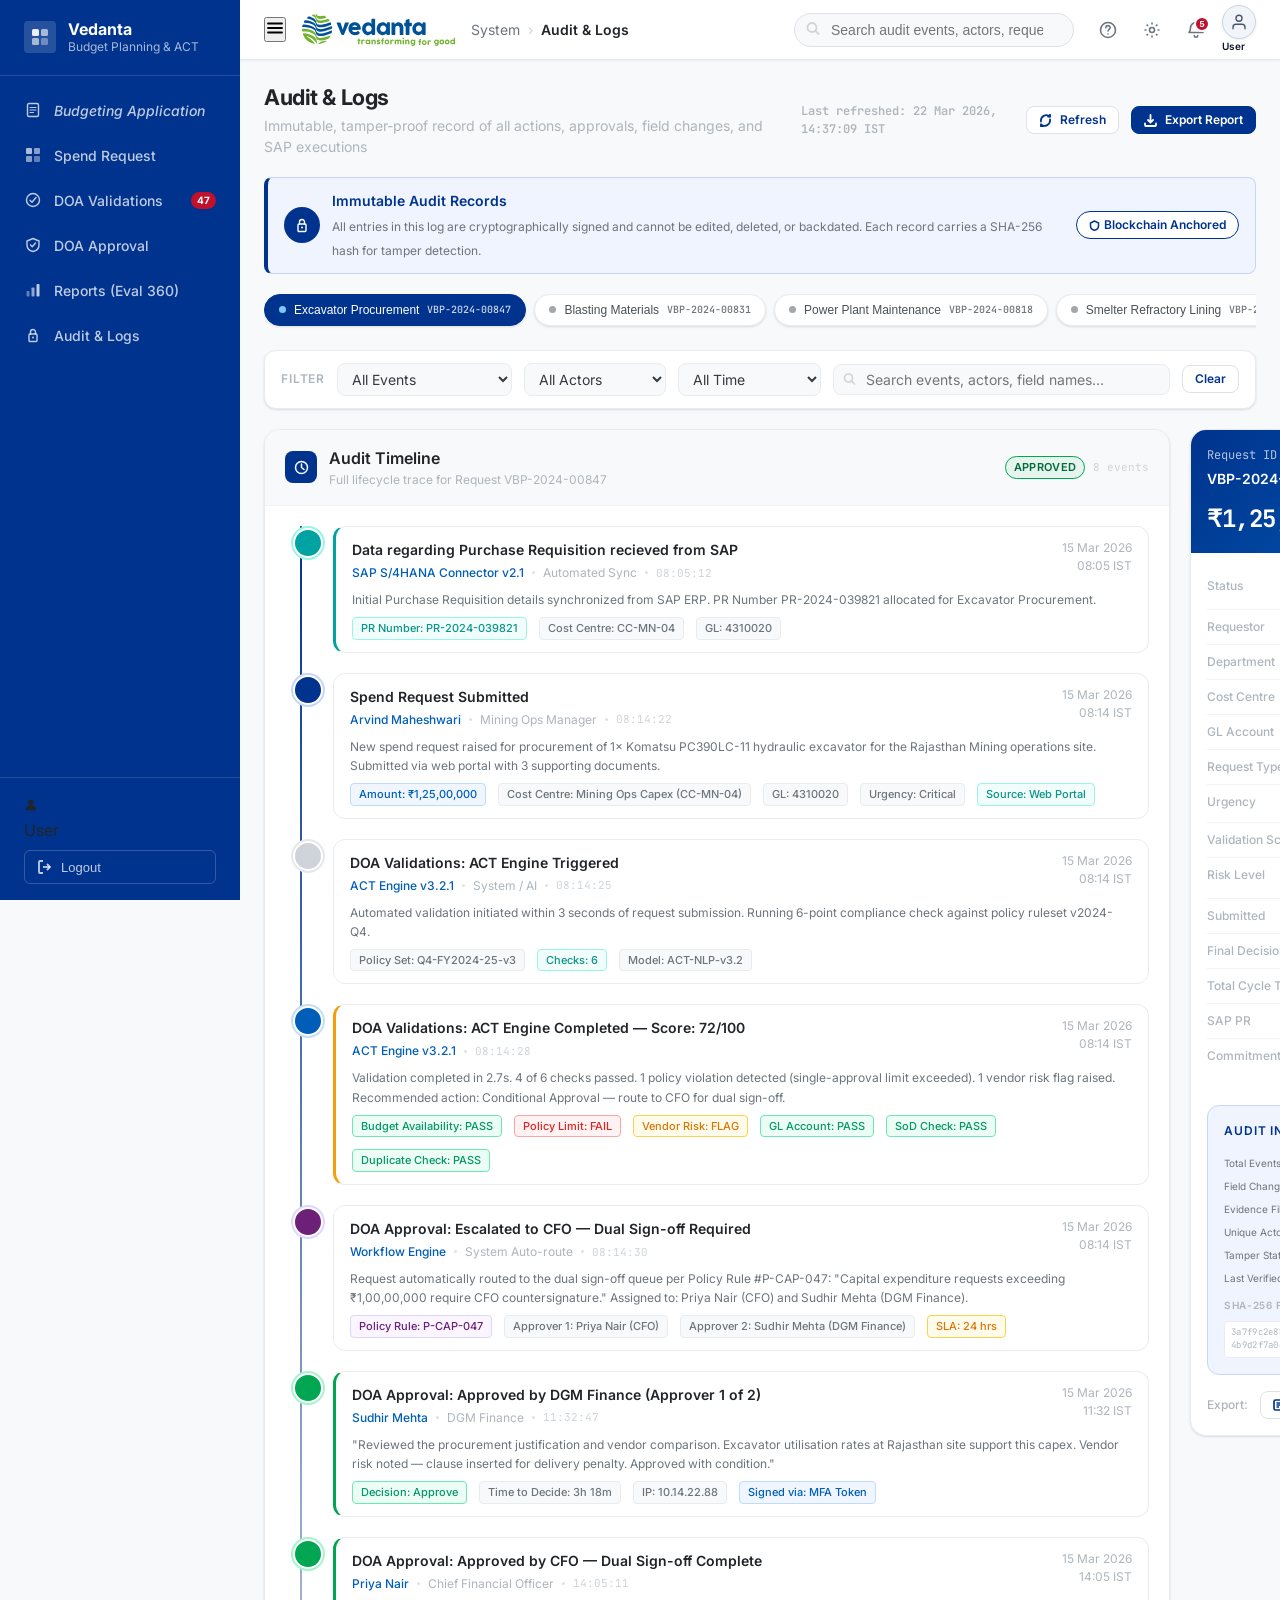
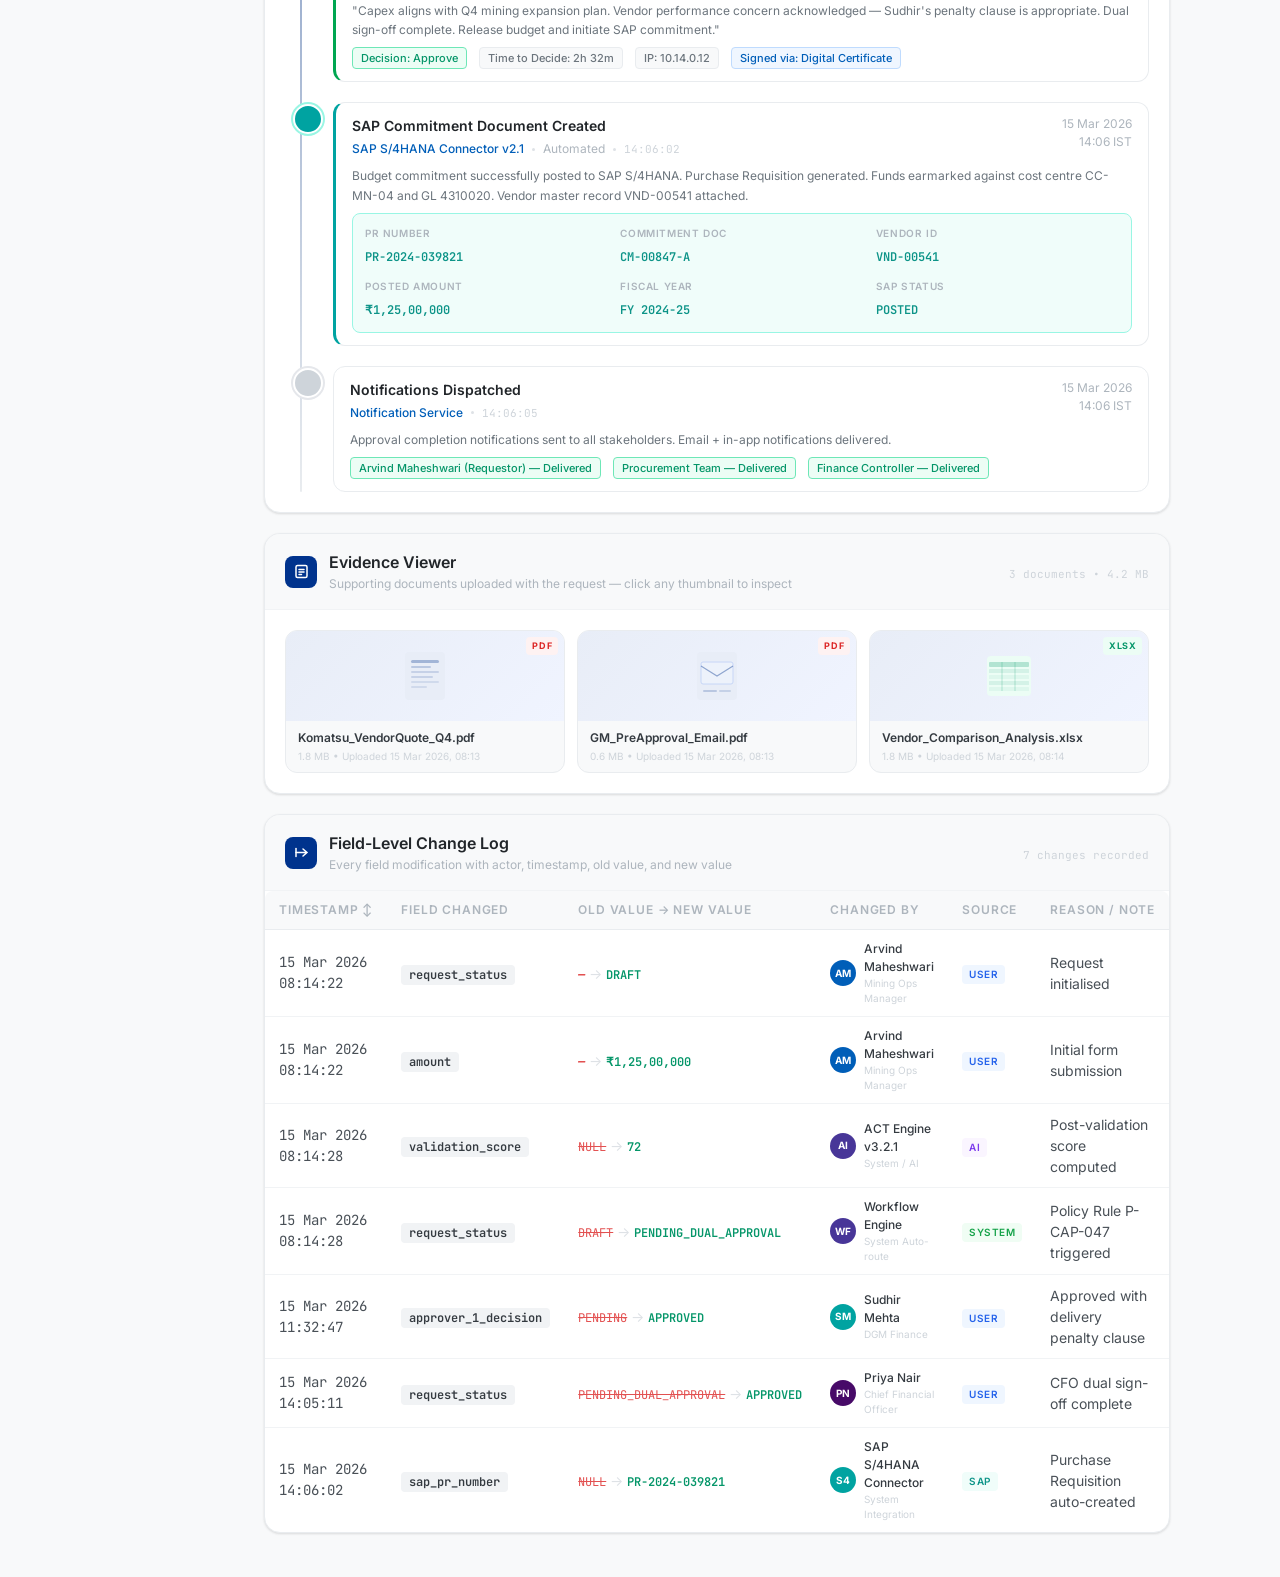
<file: screens/audit-logs.html>
<!DOCTYPE html>
<html lang="en">
<head>
  <meta charset="UTF-8" />
  <meta name="viewport" content="width=device-width, initial-scale=1.0" />
  <title>Audit &amp; Logs — Vedanta Budget Planning &amp; ACT</title>
  <link rel="preconnect" href="https://fonts.googleapis.com" />
  <link rel="preconnect" href="https://fonts.gstatic.com" crossorigin />
  <link href="https://fonts.googleapis.com/css2?family=Inter:wght@300;400;500;600;700&family=JetBrains+Mono:wght@400;500;600;700&display=swap" rel="stylesheet" />
  <link rel="stylesheet" href="../assets/css/design-system.css" />
  <style>
    /* ── Audit Logs-specific styles ── */

    /* Page layout */
    .audit-layout {
      display: grid;
      grid-template-columns: 1fr 360px;
      gap: var(--space-5);
      align-items: start;
    }

    /* ── Immutable Badge ── */
    .immutable-banner {
      display: flex;
      align-items: center;
      gap: var(--space-3);
      background: #f0f4ff;
      border: 1px solid #c7d6f7;
      border-left: 4px solid var(--color-kpmg-blue);
      border-radius: var(--radius-md);
      padding: var(--space-3) var(--space-4);
      margin-bottom: var(--space-5);
    }
    .immutable-banner-icon {
      width: 36px;
      height: 36px;
      border-radius: var(--radius-full);
      background: var(--color-kpmg-blue);
      display: flex;
      align-items: center;
      justify-content: center;
      flex-shrink: 0;
    }
    .immutable-banner-text strong {
      display: block;
      font-size: var(--text-sm);
      font-weight: var(--font-semibold);
      color: var(--color-kpmg-blue);
      margin-bottom: 2px;
    }
    .immutable-banner-text span {
      font-size: var(--text-xs);
      color: var(--color-gray-600);
    }
    .immutable-chip {
      margin-left: auto;
      display: flex;
      align-items: center;
      gap: var(--space-1);
      font-size: var(--text-xs);
      font-weight: var(--font-semibold);
      color: var(--color-kpmg-blue);
      background: var(--color-white);
      border: 1.5px solid var(--color-kpmg-blue);
      border-radius: var(--radius-full);
      padding: 4px 12px;
      white-space: nowrap;
    }

    /* ── Filter Bar ── */
    .filter-bar {
      display: flex;
      align-items: center;
      gap: var(--space-3);
      background: var(--color-white);
      border: 1px solid var(--color-gray-200);
      border-radius: var(--radius-lg);
      padding: var(--space-3) var(--space-4);
      margin-bottom: var(--space-5);
      box-shadow: var(--shadow-sm);
      flex-wrap: wrap;
    }
    .filter-bar-label {
      font-size: var(--text-xs);
      font-weight: var(--font-semibold);
      text-transform: uppercase;
      letter-spacing: 0.07em;
      color: var(--color-gray-500);
      white-space: nowrap;
    }
    .filter-select {
      font-family: var(--font-sans);
      font-size: var(--text-sm);
      color: var(--color-gray-800);
      background: var(--color-gray-50);
      border: 1px solid var(--color-gray-200);
      border-radius: var(--radius-md);
      padding: 6px 10px;
      cursor: pointer;
      outline: none;
      transition: border-color var(--transition-base);
    }
    .filter-select:focus { border-color: var(--color-medium-blue); }
    .filter-search-wrap {
      position: relative;
      flex: 1;
      min-width: 180px;
    }
    .filter-search-wrap svg {
      position: absolute;
      left: 10px;
      top: 50%;
      transform: translateY(-50%);
      color: var(--color-gray-400);
      pointer-events: none;
    }
    .filter-search-input {
      width: 100%;
      font-family: var(--font-sans);
      font-size: var(--text-sm);
      color: var(--color-gray-800);
      background: var(--color-gray-50);
      border: 1px solid var(--color-gray-200);
      border-radius: var(--radius-md);
      padding: 6px 10px 6px 32px;
      outline: none;
      transition: border-color var(--transition-base);
      box-sizing: border-box;
    }
    .filter-search-input:focus { border-color: var(--color-medium-blue); }
    .filter-bar-right { margin-left: auto; display: flex; gap: var(--space-2); }

    /* ── Request Selector Strip ── */
    .request-selector {
      display: flex;
      gap: var(--space-2);
      margin-bottom: var(--space-5);
      overflow-x: auto;
      padding-bottom: var(--space-1);
    }
    .request-chip {
      display: flex;
      align-items: center;
      gap: var(--space-2);
      padding: 8px 14px;
      border-radius: var(--radius-full);
      border: 1.5px solid var(--color-gray-200);
      background: var(--color-white);
      font-size: var(--text-xs);
      font-weight: var(--font-medium);
      color: var(--color-gray-700);
      cursor: pointer;
      white-space: nowrap;
      transition: all var(--transition-base);
      box-shadow: var(--shadow-sm);
    }
    .request-chip:hover { border-color: var(--color-medium-blue); color: var(--color-medium-blue); }
    .request-chip.active {
      background: var(--color-kpmg-blue);
      border-color: var(--color-kpmg-blue);
      color: var(--color-white);
    }
    .request-chip .chip-id {
      font-family: var(--font-mono);
      font-size: 10px;
      opacity: 0.8;
    }
    .request-chip .chip-dot {
      width: 7px; height: 7px;
      border-radius: 50%;
      background: currentColor;
      opacity: 0.5;
    }
    .request-chip.active .chip-dot { opacity: 1; background: #7ec8f7; }

    /* ── Section Card ── */
    .section-card {
      background: var(--color-white);
      border: 1px solid var(--color-gray-200);
      border-radius: var(--radius-xl);
      box-shadow: var(--shadow-sm);
      margin-bottom: var(--space-5);
      overflow: hidden;
    }
    .section-card-header {
      display: flex;
      align-items: center;
      gap: var(--space-3);
      padding: var(--space-4) var(--space-5);
      border-bottom: 1px solid var(--color-gray-100);
      background: var(--color-gray-50);
    }
    .section-card-header-icon {
      width: 32px; height: 32px;
      border-radius: var(--radius-md);
      background: var(--color-kpmg-blue);
      display: flex; align-items: center; justify-content: center;
      flex-shrink: 0;
    }
    .section-card-title {
      font-size: var(--text-base);
      font-weight: var(--font-semibold);
      color: var(--color-gray-900);
    }
    .section-card-sub {
      font-size: var(--text-xs);
      color: var(--color-gray-500);
      margin-top: 1px;
    }
    .section-card-body { padding: var(--space-5); }

    /* ── Audit Timeline ── */
    .timeline {
      position: relative;
      padding-left: 48px;
    }
    .timeline::before {
      content: '';
      position: absolute;
      left: 15px;
      top: 0;
      bottom: 0;
      width: 2px;
      background: linear-gradient(to bottom, var(--color-kpmg-blue) 0%, var(--color-gray-200) 100%);
      border-radius: 2px;
    }
    .timeline-item {
      position: relative;
      margin-bottom: var(--space-5);
      animation: fadeSlideIn 0.4s ease both;
    }
    @keyframes fadeSlideIn {
      from { opacity: 0; transform: translateX(-12px); }
      to   { opacity: 1; transform: translateX(0); }
    }
    .timeline-item:nth-child(1) { animation-delay: 0.05s; }
    .timeline-item:nth-child(2) { animation-delay: 0.10s; }
    .timeline-item:nth-child(3) { animation-delay: 0.15s; }
    .timeline-item:nth-child(4) { animation-delay: 0.20s; }
    .timeline-item:nth-child(5) { animation-delay: 0.25s; }
    .timeline-item:nth-child(6) { animation-delay: 0.30s; }
    .timeline-item:nth-child(7) { animation-delay: 0.35s; }
    .timeline-item:last-child { margin-bottom: 0; }

    .timeline-node {
      position: absolute;
      left: -40px;
      top: 2px;
      width: 30px; height: 30px;
      border-radius: 50%;
      display: flex; align-items: center; justify-content: center;
      border: 2.5px solid var(--color-white);
      box-shadow: 0 0 0 2px var(--color-gray-200);
      z-index: 1;
    }
    .timeline-node.created   { background: var(--color-kpmg-blue); box-shadow: 0 0 0 2px #c7d6f7; }
    .timeline-node.validated { background: var(--color-medium-blue); box-shadow: 0 0 0 2px #c2dff5; }
    .timeline-node.warning   { background: var(--color-warning-border); box-shadow: 0 0 0 2px #fde68a; }
    .timeline-node.approved  { background: var(--color-success-border); box-shadow: 0 0 0 2px #a7f3d0; }
    .timeline-node.rejected  { background: var(--color-danger-border); box-shadow: 0 0 0 2px #fca5a5; }
    .timeline-node.escalated { background: #6D2077; box-shadow: 0 0 0 2px #ddd6fe; }
    .timeline-node.sap       { background: var(--color-teal); box-shadow: 0 0 0 2px #99f6e4; }
    .timeline-node.system    { background: var(--color-gray-400); box-shadow: 0 0 0 2px #e5e7eb; }

    .timeline-card {
      background: var(--color-white);
      border: 1px solid var(--color-gray-200);
      border-radius: var(--radius-lg);
      padding: var(--space-3) var(--space-4);
      transition: box-shadow var(--transition-base);
    }
    .timeline-card:hover { box-shadow: var(--shadow-md); }
    .timeline-card.highlight-approved { border-left: 3px solid var(--color-success-border); }
    .timeline-card.highlight-rejected { border-left: 3px solid var(--color-danger-border); }
    .timeline-card.highlight-warning  { border-left: 3px solid var(--color-warning-border); }
    .timeline-card.highlight-sap      { border-left: 3px solid var(--color-teal); }

    .timeline-header {
      display: flex;
      align-items: flex-start;
      justify-content: space-between;
      gap: var(--space-3);
      margin-bottom: var(--space-2);
    }
    .timeline-action {
      font-size: var(--text-sm);
      font-weight: var(--font-semibold);
      color: var(--color-gray-900);
    }
    .timeline-meta {
      display: flex;
      align-items: center;
      gap: var(--space-2);
      flex-wrap: wrap;
      margin-top: 4px;
    }
    .timeline-actor {
      font-size: var(--text-xs);
      font-weight: var(--font-medium);
      color: var(--color-medium-blue);
    }
    .timeline-dot { width: 3px; height: 3px; border-radius: 50%; background: var(--color-gray-300); }
    .timeline-time {
      font-family: var(--font-mono);
      font-size: 11px;
      color: var(--color-gray-400);
    }
    .timeline-stamp {
      font-size: var(--text-xs);
      color: var(--color-gray-500);
      white-space: nowrap;
      text-align: right;
    }
    .timeline-body {
      font-size: var(--text-xs);
      color: var(--color-gray-600);
      line-height: 1.6;
    }
    .timeline-detail-row {
      display: flex;
      gap: var(--space-3);
      margin-top: var(--space-2);
      flex-wrap: wrap;
    }
    .timeline-detail-pill {
      display: inline-flex;
      align-items: center;
      gap: 4px;
      font-size: 11px;
      font-weight: var(--font-medium);
      color: var(--color-gray-600);
      background: var(--color-gray-50);
      border: 1px solid var(--color-gray-200);
      border-radius: var(--radius-sm);
      padding: 2px 8px;
    }
    .timeline-detail-pill.blue   { color: var(--color-medium-blue); background: #eff6ff; border-color: #bfdbfe; }
    .timeline-detail-pill.green  { color: #059669; background: #ecfdf5; border-color: #6ee7b7; }
    .timeline-detail-pill.red    { color: #dc2626; background: #fef2f2; border-color: #fca5a5; }
    .timeline-detail-pill.amber  { color: #d97706; background: #fffbeb; border-color: #fcd34d; }
    .timeline-detail-pill.purple { color: #6D2077; background: #faf5ff; border-color: #ddd6fe; }
    .timeline-detail-pill.teal   { color: #0d9488; background: #f0fdfa; border-color: #99f6e4; }

    /* SAP execution block */
    .sap-execution-block {
      background: #f0fdfa;
      border: 1px solid #99f6e4;
      border-radius: var(--radius-md);
      padding: var(--space-3);
      margin-top: var(--space-2);
      display: grid;
      grid-template-columns: repeat(3, 1fr);
      gap: var(--space-3);
    }
    .sap-kv label {
      font-size: 10px;
      font-weight: var(--font-semibold);
      text-transform: uppercase;
      letter-spacing: 0.06em;
      color: var(--color-gray-500);
      display: block;
      margin-bottom: 2px;
    }
    .sap-kv span {
      font-family: var(--font-mono);
      font-size: var(--text-xs);
      font-weight: var(--font-semibold);
      color: #0d9488;
    }

    /* ── Evidence Viewer ── */
    .evidence-grid {
      display: grid;
      grid-template-columns: repeat(3, 1fr);
      gap: var(--space-3);
    }
    .evidence-thumb {
      border: 1.5px solid var(--color-gray-200);
      border-radius: var(--radius-lg);
      overflow: hidden;
      cursor: pointer;
      transition: all var(--transition-base);
      position: relative;
      background: var(--color-gray-50);
    }
    .evidence-thumb:hover {
      border-color: var(--color-medium-blue);
      box-shadow: var(--shadow-md);
      transform: translateY(-2px);
    }
    .evidence-thumb-preview {
      height: 90px;
      display: flex;
      align-items: center;
      justify-content: center;
      background: linear-gradient(135deg, #e8edf7 0%, #f0f4ff 100%);
      position: relative;
    }
    .evidence-thumb-badge {
      position: absolute;
      top: 6px;
      right: 6px;
      font-size: 9px;
      font-weight: var(--font-bold);
      text-transform: uppercase;
      letter-spacing: 0.06em;
      padding: 2px 6px;
      border-radius: var(--radius-sm);
    }
    .evidence-thumb-badge.pdf  { background: #fef2f2; color: #dc2626; }
    .evidence-thumb-badge.xlsx { background: #ecfdf5; color: #059669; }
    .evidence-thumb-badge.jpg  { background: #eff6ff; color: #2563eb; }
    .evidence-thumb-info {
      padding: var(--space-2) var(--space-3);
    }
    .evidence-thumb-name {
      font-size: var(--text-xs);
      font-weight: var(--font-semibold);
      color: var(--color-gray-800);
      white-space: nowrap;
      overflow: hidden;
      text-overflow: ellipsis;
    }
    .evidence-thumb-meta {
      font-size: 10px;
      color: var(--color-gray-400);
      margin-top: 2px;
    }
    .evidence-thumb-overlay {
      position: absolute;
      inset: 0;
      background: rgba(0, 51, 141, 0.75);
      display: flex;
      align-items: center;
      justify-content: center;
      opacity: 0;
      transition: opacity var(--transition-base);
      border-radius: var(--radius-lg);
    }
    .evidence-thumb:hover .evidence-thumb-overlay { opacity: 1; }
    .evidence-thumb-overlay span {
      font-size: var(--text-xs);
      font-weight: var(--font-semibold);
      color: var(--color-white);
      letter-spacing: 0.04em;
    }

    /* Evidence Lightbox Modal */
    .lightbox-overlay {
      position: fixed;
      inset: 0;
      background: rgba(0,0,0,0.75);
      z-index: 1000;
      display: flex;
      align-items: center;
      justify-content: center;
      opacity: 0;
      pointer-events: none;
      transition: opacity 0.25s ease;
      backdrop-filter: blur(4px);
    }
    .lightbox-overlay.open {
      opacity: 1;
      pointer-events: all;
    }
    .lightbox-modal {
      background: var(--color-white);
      border-radius: var(--radius-xl);
      width: 680px;
      max-width: 92vw;
      max-height: 86vh;
      display: flex;
      flex-direction: column;
      box-shadow: 0 32px 80px rgba(0,0,0,0.35);
      transform: translateY(16px) scale(0.97);
      transition: transform 0.25s ease;
      overflow: hidden;
    }
    .lightbox-overlay.open .lightbox-modal {
      transform: translateY(0) scale(1);
    }
    .lightbox-header {
      display: flex;
      align-items: center;
      justify-content: space-between;
      padding: var(--space-4) var(--space-5);
      border-bottom: 1px solid var(--color-gray-100);
      flex-shrink: 0;
    }
    .lightbox-header-title {
      font-size: var(--text-sm);
      font-weight: var(--font-semibold);
      color: var(--color-gray-900);
    }
    .lightbox-header-meta {
      font-size: var(--text-xs);
      color: var(--color-gray-500);
      margin-top: 2px;
    }
    .lightbox-close-btn {
      width: 30px; height: 30px;
      border-radius: var(--radius-full);
      background: var(--color-gray-100);
      border: none;
      cursor: pointer;
      display: flex; align-items: center; justify-content: center;
      color: var(--color-gray-600);
      transition: background var(--transition-base);
    }
    .lightbox-close-btn:hover { background: var(--color-gray-200); color: var(--color-gray-900); }
    .lightbox-body {
      flex: 1;
      overflow-y: auto;
      padding: var(--space-5);
    }
    .lightbox-doc-preview {
      width: 100%;
      background: #f8faff;
      border: 1px solid var(--color-gray-200);
      border-radius: var(--radius-lg);
      padding: var(--space-6);
      font-size: var(--text-sm);
      color: var(--color-gray-700);
      line-height: 1.8;
    }
    .lightbox-doc-preview h4 {
      font-size: var(--text-base);
      font-weight: var(--font-bold);
      color: var(--color-kpmg-blue);
      margin-bottom: var(--space-3);
      text-align: center;
    }
    .lightbox-doc-table {
      width: 100%;
      border-collapse: collapse;
      margin-top: var(--space-3);
      font-size: var(--text-xs);
    }
    .lightbox-doc-table th {
      background: var(--color-kpmg-blue);
      color: var(--color-white);
      padding: 8px 12px;
      text-align: left;
      font-weight: var(--font-semibold);
    }
    .lightbox-doc-table td {
      padding: 7px 12px;
      border-bottom: 1px solid var(--color-gray-100);
    }
    .lightbox-doc-table tr:nth-child(even) td { background: #f8faff; }
    .lightbox-footer {
      padding: var(--space-3) var(--space-5);
      border-top: 1px solid var(--color-gray-100);
      display: flex;
      justify-content: space-between;
      align-items: center;
      flex-shrink: 0;
    }
    .lightbox-download-btn {
      display: inline-flex;
      align-items: center;
      gap: var(--space-2);
      font-size: var(--text-sm);
      font-weight: var(--font-semibold);
      color: var(--color-kpmg-blue);
      background: #eff6ff;
      border: 1.5px solid #bfdbfe;
      border-radius: var(--radius-md);
      padding: 7px 16px;
      cursor: pointer;
      transition: all var(--transition-base);
    }
    .lightbox-download-btn:hover { background: var(--color-kpmg-blue); color: var(--color-white); }

    /* ── Change Log Table ── */
    .change-log-table {
      width: 100%;
      border-collapse: collapse;
    }
    .change-log-table thead th {
      background: var(--color-gray-50);
      font-size: var(--text-xs);
      font-weight: var(--font-semibold);
      text-transform: uppercase;
      letter-spacing: 0.07em;
      color: var(--color-gray-500);
      padding: 10px 14px;
      text-align: left;
      border-bottom: 1px solid var(--color-gray-200);
      white-space: nowrap;
    }
    .change-log-table thead th:first-child { border-radius: var(--radius-md) 0 0 0; }
    .change-log-table thead th:last-child  { border-radius: 0 var(--radius-md) 0 0; }
    .change-log-table tbody tr {
      transition: background var(--transition-base);
    }
    .change-log-table tbody tr:hover { background: #f8faff; }
    .change-log-table tbody td {
      padding: 10px 14px;
      font-size: var(--text-sm);
      color: var(--color-gray-700);
      border-bottom: 1px solid var(--color-gray-100);
      vertical-align: middle;
    }
    .change-log-table tbody tr:last-child td { border-bottom: none; }
    .cl-field-name {
      font-family: var(--font-mono);
      font-size: var(--text-xs);
      font-weight: var(--font-semibold);
      color: var(--color-gray-800);
      background: var(--color-gray-100);
      padding: 2px 8px;
      border-radius: var(--radius-sm);
    }
    .cl-old-val {
      color: #dc2626;
      font-family: var(--font-mono);
      font-size: var(--text-xs);
      text-decoration: line-through;
      opacity: 0.8;
    }
    .cl-arrow {
      color: var(--color-gray-300);
      font-size: var(--text-sm);
      margin: 0 4px;
    }
    .cl-new-val {
      color: #059669;
      font-family: var(--font-mono);
      font-size: var(--text-xs);
      font-weight: var(--font-semibold);
    }
    .cl-actor {
      display: flex;
      align-items: center;
      gap: var(--space-2);
    }
    .cl-actor-avatar {
      width: 26px; height: 26px;
      border-radius: 50%;
      background: var(--color-kpmg-blue);
      color: var(--color-white);
      font-size: 10px;
      font-weight: var(--font-bold);
      display: flex; align-items: center; justify-content: center;
      flex-shrink: 0;
    }
    .cl-actor-name {
      font-size: var(--text-xs);
      font-weight: var(--font-medium);
      color: var(--color-gray-800);
    }
    .cl-actor-role {
      font-size: 10px;
      color: var(--color-gray-400);
    }
    .cl-timestamp {
      font-family: var(--font-mono);
      font-size: 11px;
      color: var(--color-gray-400);
      white-space: nowrap;
    }
    .cl-reason {
      font-size: var(--text-xs);
      color: var(--color-gray-500);
      max-width: 200px;
    }
    .cl-source-tag {
      display: inline-block;
      font-size: 10px;
      font-weight: var(--font-semibold);
      text-transform: uppercase;
      letter-spacing: 0.05em;
      padding: 2px 7px;
      border-radius: var(--radius-sm);
    }
    .cl-source-tag.user   { background: #eff6ff; color: #2563eb; }
    .cl-source-tag.system { background: #f0fdf4; color: #16a34a; }
    .cl-source-tag.ai     { background: #faf5ff; color: #7c3aed; }
    .cl-source-tag.sap    { background: #f0fdfa; color: #0d9488; }

    /* ── Right Sidebar: Request Summary ── */
    .request-summary-card {
      background: var(--color-white);
      border: 1px solid var(--color-gray-200);
      border-radius: var(--radius-xl);
      box-shadow: var(--shadow-sm);
      overflow: hidden;
      position: sticky;
      top: calc(var(--header-height) + var(--space-4));
    }
    .request-summary-header {
      background: linear-gradient(135deg, var(--color-kpmg-blue) 0%, var(--color-medium-blue) 100%);
      padding: var(--space-4) var(--space-4);
      color: var(--color-white);
    }
    .request-summary-id {
      font-family: var(--font-mono);
      font-size: var(--text-xs);
      opacity: 0.7;
      margin-bottom: 4px;
    }
    .request-summary-title {
      font-size: var(--text-sm);
      font-weight: var(--font-semibold);
      margin-bottom: var(--space-3);
    }
    .request-summary-amount {
      font-family: var(--font-mono);
      font-size: 1.5rem;
      font-weight: var(--font-bold);
      letter-spacing: -0.02em;
    }
    .request-summary-body { padding: var(--space-4); }
    .rs-kv {
      display: flex;
      justify-content: space-between;
      align-items: flex-start;
      padding: var(--space-2) 0;
      border-bottom: 1px solid var(--color-gray-100);
      gap: var(--space-2);
    }
    .rs-kv:last-child { border-bottom: none; }
    .rs-key {
      font-size: var(--text-xs);
      color: var(--color-gray-500);
      font-weight: var(--font-medium);
      flex-shrink: 0;
    }
    .rs-val {
      font-size: var(--text-xs);
      font-weight: var(--font-semibold);
      color: var(--color-gray-800);
      text-align: right;
    }
    .rs-val.mono { font-family: var(--font-mono); }

    /* Audit integrity section */
    .integrity-block {
      background: #f0f4ff;
      border: 1px solid #c7d6f7;
      border-radius: var(--radius-lg);
      padding: var(--space-4);
      margin: var(--space-4);
    }
    .integrity-block-title {
      font-size: var(--text-xs);
      font-weight: var(--font-semibold);
      text-transform: uppercase;
      letter-spacing: 0.07em;
      color: var(--color-kpmg-blue);
      margin-bottom: var(--space-3);
    }
    .integrity-row {
      display: flex;
      align-items: center;
      justify-content: space-between;
      padding: var(--space-1) 0;
    }
    .integrity-label {
      font-size: 10px;
      color: var(--color-gray-600);
    }
    .integrity-value {
      font-family: var(--font-mono);
      font-size: 10px;
      color: var(--color-gray-800);
      font-weight: var(--font-semibold);
    }
    .integrity-hash {
      font-family: var(--font-mono);
      font-size: 9px;
      color: var(--color-gray-500);
      word-break: break-all;
      background: var(--color-white);
      border: 1px solid var(--color-gray-200);
      border-radius: var(--radius-sm);
      padding: 4px 6px;
      margin-top: var(--space-2);
      letter-spacing: 0.03em;
    }

    /* ── Export Button Row ── */
    .export-row {
      display: flex;
      align-items: center;
      gap: var(--space-3);
      margin: var(--space-4) var(--space-4) var(--space-4);
    }
    .export-row-label {
      font-size: var(--text-xs);
      color: var(--color-gray-500);
      font-weight: var(--font-medium);
    }

    /* ── Page header strip ── */
    .page-header-strip {
      display: flex;
      align-items: center;
      justify-content: space-between;
      margin-bottom: var(--space-5);
      gap: var(--space-4);
    }
    .page-header-strip h1 {
      font-size: 1.35rem;
      font-weight: var(--font-bold);
      color: var(--color-gray-900);
      margin: 0;
    }
    .page-header-strip p {
      font-size: var(--text-sm);
      color: var(--color-gray-500);
      margin: 4px 0 0;
    }

    @media (max-width: 1200px) {
      .audit-layout { grid-template-columns: 1fr; }
      .request-summary-card { position: static; }
    }
    @media (max-width: 900px) {
      .evidence-grid { grid-template-columns: repeat(2, 1fr); }
      .sap-execution-block { grid-template-columns: 1fr 1fr; }
    }
    @media (max-width: 640px) {
      .evidence-grid { grid-template-columns: 1fr; }
    }
  </style>
</head>
<body>
<div class="app-shell">

  <!-- ═══════════════════ SIDEBAR ═══════════════════ -->
  <aside class="sidebar" id="sidebar" aria-label="Main navigation">
    <div class="sidebar-logo">
      <div class="sidebar-logo-mark" aria-hidden="true">
        <svg width="18" height="18" viewBox="0 0 18 18" fill="none">
          <rect x="1" y="1" width="7" height="7" rx="1.5" fill="white" opacity="0.9"/>
          <rect x="10" y="1" width="7" height="7" rx="1.5" fill="white" opacity="0.6"/>
          <rect x="1" y="10" width="7" height="7" rx="1.5" fill="white" opacity="0.6"/>
          <rect x="10" y="10" width="7" height="7" rx="1.5" fill="white" opacity="0.35"/>
        </svg>
      </div>
      <div class="sidebar-logo-text">
        <span class="sidebar-logo-brand">Vedanta</span>
        <span class="sidebar-logo-product">Budget Planning &amp; ACT</span>
      </div>
    </div>

    <nav class="sidebar-nav" role="navigation">

      <a class="nav-item" href="budgeting_application.html" data-page="budgeting_application" data-label="Budgeting Application">
        <span class="nav-item-icon" aria-hidden="true">
          <svg width="16" height="16" viewBox="0 0 16 16" fill="none">
            <rect x="2.5" y="1.5" width="11" height="13" rx="1.5" stroke="currentColor" stroke-width="1.4"/>
            <line x1="5" y1="5.5" x2="11" y2="5.5" stroke="currentColor" stroke-width="1.2" stroke-linecap="round"/>
            <line x1="5" y1="8" x2="11" y2="8" stroke="currentColor" stroke-width="1.2" stroke-linecap="round"/>
            <line x1="5" y1="10.5" x2="8.5" y2="10.5" stroke="currentColor" stroke-width="1.2" stroke-linecap="round"/>
          </svg>
        </span>
        <span class="nav-item-text"><em>Budgeting Application</em></span>
      </a>

      <a class="nav-item" href="dashboard.html" data-page="dashboard" data-label="Spend Request">
        <span class="nav-item-icon" aria-hidden="true">
          <svg width="16" height="16" viewBox="0 0 16 16" fill="none">
            <rect x="1" y="1" width="6" height="6" rx="1" fill="currentColor" opacity="0.9"/>
            <rect x="9" y="1" width="6" height="6" rx="1" fill="currentColor" opacity="0.7"/>
            <rect x="1" y="9" width="6" height="6" rx="1" fill="currentColor" opacity="0.7"/>
            <rect x="9" y="9" width="6" height="6" rx="1" fill="currentColor" opacity="0.5"/>
          </svg>
        </span>
        <span class="nav-item-text">Spend Request</span>
      </a>

      <a class="nav-item" href="approval-queue.html" data-page="approval-queue" data-label="DOA Validations">
        <span class="nav-item-icon" aria-hidden="true">
          <svg width="16" height="16" viewBox="0 0 16 16" fill="none">
            <circle cx="8" cy="8" r="6.5" stroke="currentColor" stroke-width="1.4"/>
            <path d="M5 8.2l2 2L11 5.5" stroke="currentColor" stroke-width="1.4" stroke-linecap="round" stroke-linejoin="round"/>
          </svg>
        </span>
        <span class="nav-item-text">DOA Validations</span>
        <span class="nav-item-badge">47</span>
      </a>

      <a class="nav-item" href="validation-panel.html" data-page="validation-panel" data-label="DOA Approval">
        <span class="nav-item-icon" aria-hidden="true">
          <svg width="16" height="16" viewBox="0 0 16 16" fill="none">
            <path d="M8 1.5L2 4v4c0 3.3 2.6 5.7 6 6.5C12.4 13.7 14 11.3 14 8V4L8 1.5z" stroke="currentColor" stroke-width="1.4" stroke-linejoin="round"/>
            <path d="M5.5 8l1.8 1.8L10.5 6" stroke="currentColor" stroke-width="1.4" stroke-linecap="round" stroke-linejoin="round"/>
          </svg>
        </span>
        <span class="nav-item-text">DOA Approval</span>
      </a>

      <a class="nav-item" href="analytics-dashboard.html" data-page="analytics-dashboard" data-label="Reports (Eval 360)">
        <span class="nav-item-icon" aria-hidden="true">
          <svg width="16" height="16" viewBox="0 0 16 16" fill="none">
            <rect x="1.5" y="9" width="3" height="5.5" rx="0.8" fill="currentColor" opacity="0.5"/>
            <rect x="6.5" y="5.5" width="3" height="9" rx="0.8" fill="currentColor" opacity="0.75"/>
            <rect x="11.5" y="2" width="3" height="12.5" rx="0.8" fill="currentColor"/>
          </svg>
        </span>
        <span class="nav-item-text">Reports (Eval 360)</span>
      </a>

      <a class="nav-item" href="audit-logs.html" data-page="audit-logs" data-label="Audit &amp; Logs">
        <span class="nav-item-icon" aria-hidden="true">
          <svg width="16" height="16" viewBox="0 0 16 16" fill="none">
            <rect x="4" y="7" width="8" height="7.5" rx="1" stroke="currentColor" stroke-width="1.4"/>
            <path d="M5.5 7V5a2.5 2.5 0 015 0v2" stroke="currentColor" stroke-width="1.4" stroke-linecap="round"/>
            <circle cx="8" cy="10.5" r="1" fill="currentColor"/>
          </svg>
        </span>
        <span class="nav-item-text">Audit &amp; Logs</span>
      </a>

    </nav>

    <div class="sidebar-footer">
      <div class="sidebar-user" style="pointer-events:none;cursor:default;">
        <div class="sidebar-user-avatar">
          <svg width="14" height="14" viewBox="0 0 16 16" fill="currentColor"><circle cx="8" cy="5" r="3"/><path d="M2 14c0-3.3 2.7-6 6-6s6 2.7 6 6"/></svg>
        </div>
        <div class="sidebar-user-info">
          <div class="sidebar-user-name">User</div>
        </div>
      </div>
      <button class="sidebar-logout-btn" onclick="handleLogout()" aria-label="Logout">
        <svg width="16" height="16" viewBox="0 0 16 16" fill="none" stroke="currentColor" stroke-width="1.8" aria-hidden="true">
          <path d="M6 2H3a1 1 0 0 0-1 1v10a1 1 0 0 0 1 1h3"/>
          <path d="M10 11l3-3-3-3"/>
          <path d="M13 8H6"/>
        </svg>
        Logout
      </button>
    </div>
  </aside>

  <!-- Mobile overlay -->
  <div class="sidebar-overlay" id="sidebarOverlay"></div>

  <!-- ═══════════════════ HEADER ═══════════════════ -->
  <header class="header" id="appHeader" role="banner">
    <button class="sidebar-toggle" id="sidebarToggle" aria-label="Toggle navigation">
      <svg width="18" height="18" viewBox="0 0 18 18" fill="none" stroke="currentColor" stroke-width="1.8" stroke-linecap="round">
        <line x1="2" y1="4.5" x2="16" y2="4.5"/><line x1="2" y1="9" x2="16" y2="9"/><line x1="2" y1="13.5" x2="16" y2="13.5"/>
      </svg>
    </button>
    <img src="../VEDL.NS_BIG.svg" alt="Vedanta" class="header-logo" style="height:32px;width:auto;display:block;" />
    <nav class="header-breadcrumb" aria-label="Breadcrumb">
      <span>System</span>
      <span class="header-breadcrumb-separator" aria-hidden="true">›</span>
      <span class="header-breadcrumb-current">Audit &amp; Logs</span>
    </nav>
    <div class="header-search" role="search">
      <span class="header-search-icon" aria-hidden="true">
        <svg width="14" height="14" viewBox="0 0 14 14" fill="none" stroke="currentColor" stroke-width="1.8"><circle cx="6" cy="6" r="4.5"/><line x1="9.5" y1="9.5" x2="12.5" y2="12.5" stroke-linecap="round"/></svg>
      </span>
      <input type="search" placeholder="Search audit events, actors, request IDs…" aria-label="Search audit logs" />
    </div>
    <div class="header-actions">
      <button class="header-icon-btn" aria-label="Help">
        <svg width="18" height="18" viewBox="0 0 18 18" fill="none" stroke="currentColor" stroke-width="1.6"><circle cx="9" cy="9" r="7.5"/><path d="M6.8 6.8a2.2 2.2 0 114.4 0c0 1.3-2.2 2-2.2 3.2" stroke-linecap="round"/><circle cx="9" cy="13" r="0.8" fill="currentColor" stroke="none"/></svg>
      </button>
      <button class="header-icon-btn" aria-label="Settings">
        <svg width="18" height="18" viewBox="0 0 18 18" fill="none" stroke="currentColor" stroke-width="1.6"><circle cx="9" cy="9" r="2.5"/><path d="M9 1.5v2M9 14.5v2M1.5 9h2M14.5 9h2M3.6 3.6l1.4 1.4M13 13l1.4 1.4M3.6 14.4l1.4-1.4M13 5l1.4-1.4"/></svg>
      </button>
      <div style="position:relative;">
        <button class="header-icon-btn" aria-label="5 notifications" id="notifBtn">
          <svg width="18" height="18" viewBox="0 0 18 18" fill="none" stroke="currentColor" stroke-width="1.6"><path d="M9 1.5a5.5 5.5 0 00-5.5 5.5c0 3-1.5 4.5-1.5 4.5h14s-1.5-1.5-1.5-4.5A5.5 5.5 0 009 1.5z" stroke-linejoin="round"/><path d="M7.3 14.5a1.7 1.7 0 003.4 0" stroke-linecap="round"/></svg>
          <span class="notif-badge" aria-hidden="true">5</span>
        </button>
      </div>
      <div class="header-user" style="flex-direction:column;align-items:center;gap:3px;cursor:default;pointer-events:none;">
        <div class="header-user-avatar" style="width:34px;height:34px;border-radius:50%;background:#F1F5F9;border:1.5px solid #CBD5E1;box-shadow:0 1px 3px rgba(0,0,0,0.08);display:flex;align-items:center;justify-content:center;color:#475569;">
          <svg width="18" height="18" viewBox="0 0 24 24" fill="none" stroke="currentColor" stroke-width="1.8" stroke-linecap="round" stroke-linejoin="round"><path d="M20 21v-2a4 4 0 0 0-4-4H8a4 4 0 0 0-4 4v2"/><circle cx="12" cy="7" r="4"/></svg>
        </div>
        <div style="font-size:10px;font-weight:600;color:#0F172A;white-space:nowrap;">User</div>
      </div>
    </div>
  </header>

  <!-- ═══════════════════ CONTENT ═══════════════════ -->
  <main class="main-content" id="mainContent" role="main">
    <div class="content-area">

      <!-- Page Header -->
      <div class="page-header-strip">
        <div>
          <h1>Audit &amp; Logs</h1>
          <p>Immutable, tamper-proof record of all actions, approvals, field changes, and SAP executions</p>
        </div>
        <div style="display:flex;align-items:center;gap:var(--space-3);">
          <span style="font-size:var(--text-xs);font-weight:var(--font-semibold);color:var(--color-gray-500);font-family:var(--font-mono);">
            Last refreshed: 22 Mar 2026, 14:37:09 IST
          </span>
          <button class="btn btn-sm btn-secondary" onclick="refreshLogs()" aria-label="Refresh logs">
            <svg width="13" height="13" viewBox="0 0 13 13" fill="none" stroke="currentColor" stroke-width="1.8" stroke-linecap="round" aria-hidden="true"><path d="M11 2.5A5.5 5.5 0 002 7.5M2 10.5A5.5 5.5 0 0011 5.5"/><polyline points="11,0.5 11,2.5 9,2.5"/><polyline points="2,10.5 2,12.5 4,12.5"/></svg>
            Refresh
          </button>
          <button class="btn btn-sm btn-primary" onclick="exportAuditReport()" aria-label="Export audit report">
            <svg width="13" height="13" viewBox="0 0 13 13" fill="none" stroke="currentColor" stroke-width="1.8" stroke-linecap="round" aria-hidden="true"><path d="M6.5 1v7M4 6l2.5 2.5L9 6"/><path d="M1 9.5v1.5a1 1 0 001 1h9a1 1 0 001-1V9.5"/></svg>
            Export Report
          </button>
        </div>
      </div>

      <!-- Immutable Banner -->
      <div class="immutable-banner" role="status" aria-label="Audit records are immutable">
        <div class="immutable-banner-icon" aria-hidden="true">
          <svg width="16" height="16" viewBox="0 0 16 16" fill="none">
            <rect x="4" y="7" width="8" height="7.5" rx="1" stroke="white" stroke-width="1.4"/>
            <path d="M5.5 7V5a2.5 2.5 0 015 0v2" stroke="white" stroke-width="1.4" stroke-linecap="round"/>
            <circle cx="8" cy="10.5" r="1" fill="white"/>
          </svg>
        </div>
        <div class="immutable-banner-text">
          <strong>Immutable Audit Records</strong>
          <span>All entries in this log are cryptographically signed and cannot be edited, deleted, or backdated. Each record carries a SHA-256 hash for tamper detection.</span>
        </div>
        <div class="immutable-chip" aria-label="Blockchain anchored">
          <svg width="11" height="11" viewBox="0 0 11 11" fill="none" stroke="currentColor" stroke-width="1.5" aria-hidden="true"><path d="M5.5 1L1.5 3v3c0 2.2 1.7 3.8 4 4.3C7.8 9.8 9.5 8.2 9.5 6V3L5.5 1z"/></svg>
          Blockchain Anchored
        </div>
      </div>

      <!-- Request Selector Chips -->
      <div class="request-selector" role="tablist" aria-label="Select request to audit">
        <button class="request-chip active" role="tab" aria-selected="true" onclick="selectRequest(this, 'VBP-2024-00847')" aria-label="Request VBP-2024-00847 — Excavator Procurement">
          <span class="chip-dot"></span>
          <span>Excavator Procurement</span>
          <span class="chip-id">VBP-2024-00847</span>
        </button>
        <button class="request-chip" role="tab" aria-selected="false" onclick="selectRequest(this, 'VBP-2024-00831')" aria-label="Request VBP-2024-00831 — Blasting Materials">
          <span class="chip-dot"></span>
          <span>Blasting Materials</span>
          <span class="chip-id">VBP-2024-00831</span>
        </button>
        <button class="request-chip" role="tab" aria-selected="false" onclick="selectRequest(this, 'VBP-2024-00818')" aria-label="Request VBP-2024-00818 — Power Plant Maintenance">
          <span class="chip-dot"></span>
          <span>Power Plant Maintenance</span>
          <span class="chip-id">VBP-2024-00818</span>
        </button>
        <button class="request-chip" role="tab" aria-selected="false" onclick="selectRequest(this, 'VBP-2024-00804')" aria-label="Request VBP-2024-00804 — Smelter Refractory Lining">
          <span class="chip-dot"></span>
          <span>Smelter Refractory Lining</span>
          <span class="chip-id">VBP-2024-00804</span>
        </button>
        <button class="request-chip" role="tab" aria-selected="false" onclick="selectRequest(this, 'VBP-2024-00792')" aria-label="Request VBP-2024-00792 — Contractor Mobilisation">
          <span class="chip-dot"></span>
          <span>Contractor Mobilisation</span>
          <span class="chip-id">VBP-2024-00792</span>
        </button>
      </div>

      <!-- Filter Bar -->
      <div class="filter-bar" role="toolbar" aria-label="Log filters">
        <span class="filter-bar-label">Filter</span>
        <select class="filter-select" id="filterEventType" aria-label="Filter by event type" onchange="applyFilters()">
          <option value="">All Events</option>
          <option value="creation">Creation</option>
          <option value="validation">DOA Approval</option>
          <option value="approval">Approval / Rejection</option>
          <option value="escalation">Escalation</option>
          <option value="sap">SAP Execution</option>
          <option value="system">System</option>
        </select>
        <select class="filter-select" id="filterActor" aria-label="Filter by actor" onchange="applyFilters()">
          <option value="">All Actors</option>
          <option value="user">User Actions</option>
          <option value="system">System / AI</option>
          <option value="sap">SAP Connector</option>
        </select>
        <select class="filter-select" id="filterDateRange" aria-label="Filter by date range" onchange="applyFilters()">
          <option value="all">All Time</option>
          <option value="today">Today</option>
          <option value="week">Last 7 Days</option>
          <option value="month">Last 30 Days</option>
          <option value="q4">Q4 FY2024-25</option>
        </select>
        <div class="filter-search-wrap">
          <svg width="13" height="13" viewBox="0 0 13 13" fill="none" stroke="currentColor" stroke-width="1.7" aria-hidden="true"><circle cx="5.5" cy="5.5" r="4"/><line x1="8.5" y1="8.5" x2="11.5" y2="11.5" stroke-linecap="round"/></svg>
          <input class="filter-search-input" type="search" placeholder="Search events, actors, field names…" aria-label="Search log entries" oninput="applyFilters()" id="filterSearch" />
        </div>
        <div class="filter-bar-right">
          <button class="btn btn-sm btn-secondary" onclick="clearFilters()">Clear</button>
        </div>
      </div>

      <!-- Main Two-Column Layout -->
      <div class="audit-layout">

        <!-- ─── LEFT COLUMN ─── -->
        <div>

          <!-- SECTION: Audit Timeline -->
          <div class="section-card">
            <div class="section-card-header">
              <div class="section-card-header-icon" aria-hidden="true">
                <svg width="15" height="15" viewBox="0 0 15 15" fill="none" stroke="white" stroke-width="1.5" stroke-linecap="round"><circle cx="7.5" cy="7.5" r="6"/><polyline points="7.5,4 7.5,7.5 10,9.5"/></svg>
              </div>
              <div>
                <div class="section-card-title">Audit Timeline</div>
                <div class="section-card-sub">Full lifecycle trace for Request VBP-2024-00847</div>
              </div>
              <div style="margin-left:auto;display:flex;align-items:center;gap:var(--space-2);">
                <span class="badge badge-approved" style="font-size:11px;">Approved</span>
                <span style="font-family:var(--font-mono);font-size:11px;color:var(--color-gray-400);">8 events</span>
              </div>
            </div>
            <div class="section-card-body">
              <div class="timeline" id="auditTimeline" aria-label="Audit timeline">

                <!-- Step 0: Data regarding Purchase Requisition received from SAP -->
                <div class="timeline-item" data-event="sap" data-actor="sap">
                  <div class="timeline-node sap" aria-label="Purchase Requisition received"></div>
                  <div class="timeline-card highlight-sap">
                    <div class="timeline-header">
                      <div>
                        <div class="timeline-action">Data regarding Purchase Requisition recieved from SAP</div>
                        <div class="timeline-meta">
                          <span class="timeline-actor">SAP S/4HANA Connector v2.1</span>
                          <span class="timeline-dot"></span>
                          <span style="font-size:var(--text-xs);color:var(--color-gray-500);">Automated Sync</span>
                          <span class="timeline-dot"></span>
                          <span class="timeline-time">08:05:12</span>
                        </div>
                      </div>
                      <div class="timeline-stamp">15 Mar 2026<br/>08:05 IST</div>
                    </div>
                    <div class="timeline-body">
                      Initial Purchase Requisition details synchronized from SAP ERP. PR Number PR-2024-039821 allocated for Excavator Procurement.
                    </div>
                    <div class="timeline-detail-row">
                      <span class="timeline-detail-pill teal">PR Number: PR-2024-039821</span>
                      <span class="timeline-detail-pill">Cost Centre: CC-MN-04</span>
                      <span class="timeline-detail-pill">GL: 4310020</span>
                    </div>
                  </div>
                </div>

                <!-- Step 1: Spend Request -->
                <div class="timeline-item" data-event="creation" data-actor="user">
                  <div class="timeline-node created" aria-label="Spend Request created"></div>
                  <div class="timeline-card">
                    <div class="timeline-header">
                      <div>
                        <div class="timeline-action">Spend Request Submitted</div>
                        <div class="timeline-meta">
                          <span class="timeline-actor">Arvind Maheshwari</span>
                          <span class="timeline-dot"></span>
                          <span style="font-size:var(--text-xs);color:var(--color-gray-500);">Mining Ops Manager</span>
                          <span class="timeline-dot"></span>
                          <span class="timeline-time">08:14:22</span>
                        </div>
                      </div>
                      <div class="timeline-stamp">15 Mar 2026<br/>08:14 IST</div>
                    </div>
                    <div class="timeline-body">
                      New spend request raised for procurement of 1× Komatsu PC390LC-11 hydraulic excavator for the Rajasthan Mining operations site. Submitted via web portal with 3 supporting documents.
                    </div>
                    <div class="timeline-detail-row">
                      <span class="timeline-detail-pill blue">Amount: ₹1,25,00,000</span>
                      <span class="timeline-detail-pill">Cost Centre: Mining Ops Capex (CC-MN-04)</span>
                      <span class="timeline-detail-pill">GL: 4310020</span>
                      <span class="timeline-detail-pill">Urgency: Critical</span>
                      <span class="timeline-detail-pill teal">Source: Web Portal</span>
                    </div>
                  </div>
                </div>

                <!-- Step 2: DOA Validations Triggered -->
                <div class="timeline-item" data-event="validation" data-actor="system">
                  <div class="timeline-node system" aria-label="ACT validation triggered"></div>
                  <div class="timeline-card">
                    <div class="timeline-header">
                      <div>
                        <div class="timeline-action">DOA Validations: ACT Engine Triggered</div>
                        <div class="timeline-meta">
                          <span class="timeline-actor">ACT Engine v3.2.1</span>
                          <span class="timeline-dot"></span>
                          <span style="font-size:var(--text-xs);color:var(--color-gray-500);">System / AI</span>
                          <span class="timeline-dot"></span>
                          <span class="timeline-time">08:14:25</span>
                        </div>
                      </div>
                      <div class="timeline-stamp">15 Mar 2026<br/>08:14 IST</div>
                    </div>
                    <div class="timeline-body">
                      Automated validation initiated within 3 seconds of request submission. Running 6-point compliance check against policy ruleset v2024-Q4.
                    </div>
                    <div class="timeline-detail-row">
                      <span class="timeline-detail-pill">Policy Set: Q4-FY2024-25-v3</span>
                      <span class="timeline-detail-pill teal">Checks: 6</span>
                      <span class="timeline-detail-pill">Model: ACT-NLP-v3.2</span>
                    </div>
                  </div>
                </div>

                <!-- Step 2: DOA Validations Completed -->
                <div class="timeline-item" data-event="validation" data-actor="system">
                  <div class="timeline-node validated" aria-label="Validation completed with warnings"></div>
                  <div class="timeline-card highlight-warning">
                    <div class="timeline-header">
                      <div>
                        <div class="timeline-action">DOA Validations: ACT Engine Completed — Score: 72/100</div>
                        <div class="timeline-meta">
                          <span class="timeline-actor">ACT Engine v3.2.1</span>
                          <span class="timeline-dot"></span>
                          <span class="timeline-time">08:14:28</span>
                        </div>
                      </div>
                      <div class="timeline-stamp">15 Mar 2026<br/>08:14 IST</div>
                    </div>
                    <div class="timeline-body">
                      Validation completed in 2.7s. 4 of 6 checks passed. 1 policy violation detected (single-approval limit exceeded). 1 vendor risk flag raised. Recommended action: Conditional Approval — route to CFO for dual sign-off.
                    </div>
                    <div class="timeline-detail-row">
                      <span class="timeline-detail-pill green">Budget Availability: PASS</span>
                      <span class="timeline-detail-pill red">Policy Limit: FAIL</span>
                      <span class="timeline-detail-pill amber">Vendor Risk: FLAG</span>
                      <span class="timeline-detail-pill green">GL Account: PASS</span>
                      <span class="timeline-detail-pill green">SoD Check: PASS</span>
                      <span class="timeline-detail-pill green">Duplicate Check: PASS</span>
                    </div>
                  </div>
                </div>

                <!-- Step 3: DOA Approval Escalation -->
                <div class="timeline-item" data-event="escalation" data-actor="system">
                  <div class="timeline-node escalated" aria-label="Escalated to CFO"></div>
                  <div class="timeline-card">
                    <div class="timeline-header">
                      <div>
                        <div class="timeline-action">DOA Approval: Escalated to CFO — Dual Sign-off Required</div>
                        <div class="timeline-meta">
                          <span class="timeline-actor">Workflow Engine</span>
                          <span class="timeline-dot"></span>
                          <span style="font-size:var(--text-xs);color:var(--color-gray-500);">System Auto-route</span>
                          <span class="timeline-dot"></span>
                          <span class="timeline-time">08:14:30</span>
                        </div>
                      </div>
                      <div class="timeline-stamp">15 Mar 2026<br/>08:14 IST</div>
                    </div>
                    <div class="timeline-body">
                      Request automatically routed to the dual sign-off queue per Policy Rule #P-CAP-047: "Capital expenditure requests exceeding ₹1,00,00,000 require CFO countersignature." Assigned to: Priya Nair (CFO) and Sudhir Mehta (DGM Finance).
                    </div>
                    <div class="timeline-detail-row">
                      <span class="timeline-detail-pill purple">Policy Rule: P-CAP-047</span>
                      <span class="timeline-detail-pill">Approver 1: Priya Nair (CFO)</span>
                      <span class="timeline-detail-pill">Approver 2: Sudhir Mehta (DGM Finance)</span>
                      <span class="timeline-detail-pill amber">SLA: 24 hrs</span>
                    </div>
                  </div>
                </div>

                <!-- Step 3: DOA Approval First -->
                <div class="timeline-item" data-event="approval" data-actor="user">
                  <div class="timeline-node approved" aria-label="Approved by DGM Finance"></div>
                  <div class="timeline-card highlight-approved">
                    <div class="timeline-header">
                      <div>
                        <div class="timeline-action">DOA Approval: Approved by DGM Finance (Approver 1 of 2)</div>
                        <div class="timeline-meta">
                          <span class="timeline-actor">Sudhir Mehta</span>
                          <span class="timeline-dot"></span>
                          <span style="font-size:var(--text-xs);color:var(--color-gray-500);">DGM Finance</span>
                          <span class="timeline-dot"></span>
                          <span class="timeline-time">11:32:47</span>
                        </div>
                      </div>
                      <div class="timeline-stamp">15 Mar 2026<br/>11:32 IST</div>
                    </div>
                    <div class="timeline-body">
                      "Reviewed the procurement justification and vendor comparison. Excavator utilisation rates at Rajasthan site support this capex. Vendor risk noted — clause inserted for delivery penalty. Approved with condition."
                    </div>
                    <div class="timeline-detail-row">
                      <span class="timeline-detail-pill green">Decision: Approve</span>
                      <span class="timeline-detail-pill">Time to Decide: 3h 18m</span>
                      <span class="timeline-detail-pill">IP: 10.14.22.88</span>
                      <span class="timeline-detail-pill blue">Signed via: MFA Token</span>
                    </div>
                  </div>
                </div>

                <!-- Step 3: DOA Approval CFO -->
                <div class="timeline-item" data-event="approval" data-actor="user">
                  <div class="timeline-node approved" aria-label="Approved by CFO"></div>
                  <div class="timeline-card highlight-approved">
                    <div class="timeline-header">
                      <div>
                        <div class="timeline-action">DOA Approval: Approved by CFO — Dual Sign-off Complete</div>
                        <div class="timeline-meta">
                          <span class="timeline-actor">Priya Nair</span>
                          <span class="timeline-dot"></span>
                          <span style="font-size:var(--text-xs);color:var(--color-gray-500);">Chief Financial Officer</span>
                          <span class="timeline-dot"></span>
                          <span class="timeline-time">14:05:11</span>
                        </div>
                      </div>
                      <div class="timeline-stamp">15 Mar 2026<br/>14:05 IST</div>
                    </div>
                    <div class="timeline-body">
                      "Capex aligns with Q4 mining expansion plan. Vendor performance concern acknowledged — Sudhir's penalty clause is appropriate. Dual sign-off complete. Release budget and initiate SAP commitment."
                    </div>
                    <div class="timeline-detail-row">
                      <span class="timeline-detail-pill green">Decision: Approve</span>
                      <span class="timeline-detail-pill">Time to Decide: 2h 32m</span>
                      <span class="timeline-detail-pill">IP: 10.14.0.12</span>
                      <span class="timeline-detail-pill blue">Signed via: Digital Certificate</span>
                    </div>
                  </div>
                </div>

                <!-- Step 4: SAP Execution -->
                <div class="timeline-item" data-event="sap" data-actor="sap">
                  <div class="timeline-node sap" aria-label="SAP commitment created"></div>
                  <div class="timeline-card highlight-sap">
                    <div class="timeline-header">
                      <div>
                        <div class="timeline-action">SAP Commitment Document Created</div>
                        <div class="timeline-meta">
                          <span class="timeline-actor">SAP S/4HANA Connector v2.1</span>
                          <span class="timeline-dot"></span>
                          <span style="font-size:var(--text-xs);color:var(--color-gray-500);">Automated</span>
                          <span class="timeline-dot"></span>
                          <span class="timeline-time">14:06:02</span>
                        </div>
                      </div>
                      <div class="timeline-stamp">15 Mar 2026<br/>14:06 IST</div>
                    </div>
                    <div class="timeline-body">
                      Budget commitment successfully posted to SAP S/4HANA. Purchase Requisition generated. Funds earmarked against cost centre CC-MN-04 and GL 4310020. Vendor master record VND-00541 attached.
                    </div>
                    <div class="sap-execution-block">
                      <div class="sap-kv"><label>PR Number</label><span>PR-2024-039821</span></div>
                      <div class="sap-kv"><label>Commitment Doc</label><span>CM-00847-A</span></div>
                      <div class="sap-kv"><label>Vendor ID</label><span>VND-00541</span></div>
                      <div class="sap-kv"><label>Posted Amount</label><span>₹1,25,00,000</span></div>
                      <div class="sap-kv"><label>Fiscal Year</label><span>FY 2024-25</span></div>
                      <div class="sap-kv"><label>SAP Status</label><span>POSTED</span></div>
                    </div>
                  </div>
                </div>

                <!-- Event 8: Notification -->
                <div class="timeline-item" data-event="system" data-actor="system">
                  <div class="timeline-node system" aria-label="Notifications sent"></div>
                  <div class="timeline-card">
                    <div class="timeline-header">
                      <div>
                        <div class="timeline-action">Notifications Dispatched</div>
                        <div class="timeline-meta">
                          <span class="timeline-actor">Notification Service</span>
                          <span class="timeline-dot"></span>
                          <span class="timeline-time">14:06:05</span>
                        </div>
                      </div>
                      <div class="timeline-stamp">15 Mar 2026<br/>14:06 IST</div>
                    </div>
                    <div class="timeline-body">
                      Approval completion notifications sent to all stakeholders. Email + in-app notifications delivered.
                    </div>
                    <div class="timeline-detail-row">
                      <span class="timeline-detail-pill green">Arvind Maheshwari (Requestor) — Delivered</span>
                      <span class="timeline-detail-pill green">Procurement Team — Delivered</span>
                      <span class="timeline-detail-pill green">Finance Controller — Delivered</span>
                    </div>
                  </div>
                </div>

              </div><!-- /timeline -->
            </div>
          </div>

          <!-- SECTION: Evidence Viewer -->
          <div class="section-card">
            <div class="section-card-header">
              <div class="section-card-header-icon" aria-hidden="true">
                <svg width="15" height="15" viewBox="0 0 15 15" fill="none" stroke="white" stroke-width="1.5" stroke-linecap="round"><rect x="2" y="1.5" width="11" height="12" rx="1.5"/><line x1="5" y1="5.5" x2="10" y2="5.5"/><line x1="5" y1="8" x2="10" y2="8"/><line x1="5" y1="10.5" x2="7.5" y2="10.5"/></svg>
              </div>
              <div>
                <div class="section-card-title">Evidence Viewer</div>
                <div class="section-card-sub">Supporting documents uploaded with the request — click any thumbnail to inspect</div>
              </div>
              <div style="margin-left:auto;">
                <span style="font-family:var(--font-mono);font-size:11px;color:var(--color-gray-400);">3 documents &bull; 4.2 MB</span>
              </div>
            </div>
            <div class="section-card-body">
              <div class="evidence-grid" role="list" aria-label="Evidence documents">

                <!-- Doc 1: Vendor Quote -->
                <div class="evidence-thumb" role="listitem" tabindex="0" onclick="openLightbox('quote')" onkeydown="if(event.key==='Enter')openLightbox('quote')" aria-label="Open Komatsu Vendor Quote PDF">
                  <div class="evidence-thumb-preview">
                    <svg width="40" height="48" viewBox="0 0 40 48" fill="none" aria-hidden="true">
                      <rect width="40" height="48" rx="4" fill="#E8EDF7"/>
                      <rect x="6" y="8" width="28" height="3" rx="1.5" fill="#00338D" opacity="0.3"/>
                      <rect x="6" y="14" width="20" height="2" rx="1" fill="#00338D" opacity="0.2"/>
                      <rect x="6" y="19" width="28" height="2" rx="1" fill="#00338D" opacity="0.15"/>
                      <rect x="6" y="24" width="22" height="2" rx="1" fill="#00338D" opacity="0.15"/>
                      <rect x="6" y="29" width="28" height="2" rx="1" fill="#00338D" opacity="0.1"/>
                      <rect x="6" y="34" width="16" height="2" rx="1" fill="#00338D" opacity="0.1"/>
                    </svg>
                    <span class="evidence-thumb-badge pdf">PDF</span>
                  </div>
                  <div class="evidence-thumb-info">
                    <div class="evidence-thumb-name">Komatsu_VendorQuote_Q4.pdf</div>
                    <div class="evidence-thumb-meta">1.8 MB &bull; Uploaded 15 Mar 2026, 08:13</div>
                  </div>
                  <div class="evidence-thumb-overlay" aria-hidden="true"><span>View Document</span></div>
                </div>

                <!-- Doc 2: Budget Approval Email -->
                <div class="evidence-thumb" role="listitem" tabindex="0" onclick="openLightbox('email')" onkeydown="if(event.key==='Enter')openLightbox('email')" aria-label="Open GM approval email PDF">
                  <div class="evidence-thumb-preview">
                    <svg width="40" height="48" viewBox="0 0 40 48" fill="none" aria-hidden="true">
                      <rect width="40" height="48" rx="4" fill="#E8EDF7"/>
                      <rect x="4" y="10" width="32" height="22" rx="2" fill="#EDF2FB" stroke="#C7D6F7" stroke-width="1"/>
                      <path d="M4 14l16 10 16-10" stroke="#00338D" stroke-width="1.2" opacity="0.4"/>
                      <rect x="6" y="38" width="14" height="2" rx="1" fill="#00338D" opacity="0.2"/>
                      <rect x="22" y="38" width="12" height="2" rx="1" fill="#00338D" opacity="0.15"/>
                    </svg>
                    <span class="evidence-thumb-badge pdf">PDF</span>
                  </div>
                  <div class="evidence-thumb-info">
                    <div class="evidence-thumb-name">GM_PreApproval_Email.pdf</div>
                    <div class="evidence-thumb-meta">0.6 MB &bull; Uploaded 15 Mar 2026, 08:13</div>
                  </div>
                  <div class="evidence-thumb-overlay" aria-hidden="true"><span>View Document</span></div>
                </div>

                <!-- Doc 3: Comparative Analysis -->
                <div class="evidence-thumb" role="listitem" tabindex="0" onclick="openLightbox('excel')" onkeydown="if(event.key==='Enter')openLightbox('excel')" aria-label="Open vendor comparison Excel">
                  <div class="evidence-thumb-preview">
                    <svg width="44" height="40" viewBox="0 0 44 40" fill="none" aria-hidden="true">
                      <rect width="44" height="40" rx="4" fill="#ECFDF5"/>
                      <rect x="2" y="6" width="40" height="5" rx="1" fill="#059669" opacity="0.25"/>
                      <rect x="2" y="13" width="40" height="4" rx="0.5" fill="#059669" opacity="0.1"/>
                      <rect x="2" y="19" width="40" height="4" rx="0.5" fill="#059669" opacity="0.06"/>
                      <rect x="2" y="25" width="40" height="4" rx="0.5" fill="#059669" opacity="0.1"/>
                      <rect x="2" y="31" width="40" height="4" rx="0.5" fill="#059669" opacity="0.06"/>
                      <line x1="15" y1="6" x2="15" y2="35" stroke="#059669" stroke-width="0.8" opacity="0.3"/>
                      <line x1="28" y1="6" x2="28" y2="35" stroke="#059669" stroke-width="0.8" opacity="0.3"/>
                    </svg>
                    <span class="evidence-thumb-badge xlsx">XLSX</span>
                  </div>
                  <div class="evidence-thumb-info">
                    <div class="evidence-thumb-name">Vendor_Comparison_Analysis.xlsx</div>
                    <div class="evidence-thumb-meta">1.8 MB &bull; Uploaded 15 Mar 2026, 08:14</div>
                  </div>
                  <div class="evidence-thumb-overlay" aria-hidden="true"><span>View Document</span></div>
                </div>

              </div>
            </div>
          </div>

          <!-- SECTION: Change Log Table -->
          <div class="section-card">
            <div class="section-card-header">
              <div class="section-card-header-icon" aria-hidden="true">
                <svg width="15" height="15" viewBox="0 0 15 15" fill="none" stroke="white" stroke-width="1.5" stroke-linecap="round"><path d="M2 7.5h11M9 4l4 3.5L9 11"/><path d="M2 3.5v8"/></svg>
              </div>
              <div>
                <div class="section-card-title">Field-Level Change Log</div>
                <div class="section-card-sub">Every field modification with actor, timestamp, old value, and new value</div>
              </div>
              <div style="margin-left:auto;">
                <span style="font-family:var(--font-mono);font-size:11px;color:var(--color-gray-400);" id="changeLogCount">7 changes recorded</span>
              </div>
            </div>
            <div style="overflow-x:auto;">
              <table class="change-log-table" id="changeLogTable" aria-label="Field-level change log">
                <thead>
                  <tr>
                    <th scope="col" style="cursor:pointer;" onclick="sortChangeLog('timestamp')">Timestamp <span aria-hidden="true">↕</span></th>
                    <th scope="col">Field Changed</th>
                    <th scope="col">Old Value → New Value</th>
                    <th scope="col">Changed By</th>
                    <th scope="col">Source</th>
                    <th scope="col">Reason / Note</th>
                  </tr>
                </thead>
                <tbody id="changeLogBody">
                  <tr data-event="creation" data-actor="user">
                    <td class="cl-timestamp">15 Mar 2026<br/>08:14:22</td>
                    <td><span class="cl-field-name">request_status</span></td>
                    <td><span class="cl-old-val">—</span><span class="cl-arrow">→</span><span class="cl-new-val">DRAFT</span></td>
                    <td>
                      <div class="cl-actor">
                        <div class="cl-actor-avatar" style="background:#005EB8;">AM</div>
                        <div><div class="cl-actor-name">Arvind Maheshwari</div><div class="cl-actor-role">Mining Ops Manager</div></div>
                      </div>
                    </td>
                    <td><span class="cl-source-tag user">User</span></td>
                    <td class="cl-reason">Request initialised</td>
                  </tr>
                  <tr data-event="creation" data-actor="user">
                    <td class="cl-timestamp">15 Mar 2026<br/>08:14:22</td>
                    <td><span class="cl-field-name">amount</span></td>
                    <td><span class="cl-old-val">—</span><span class="cl-arrow">→</span><span class="cl-new-val">₹1,25,00,000</span></td>
                    <td>
                      <div class="cl-actor">
                        <div class="cl-actor-avatar" style="background:#005EB8;">AM</div>
                        <div><div class="cl-actor-name">Arvind Maheshwari</div><div class="cl-actor-role">Mining Ops Manager</div></div>
                      </div>
                    </td>
                    <td><span class="cl-source-tag user">User</span></td>
                    <td class="cl-reason">Initial form submission</td>
                  </tr>
                  <tr data-event="validation" data-actor="system">
                    <td class="cl-timestamp">15 Mar 2026<br/>08:14:28</td>
                    <td><span class="cl-field-name">validation_score</span></td>
                    <td><span class="cl-old-val">NULL</span><span class="cl-arrow">→</span><span class="cl-new-val">72</span></td>
                    <td>
                      <div class="cl-actor">
                        <div class="cl-actor-avatar" style="background:#483698;">AI</div>
                        <div><div class="cl-actor-name">ACT Engine v3.2.1</div><div class="cl-actor-role">System / AI</div></div>
                      </div>
                    </td>
                    <td><span class="cl-source-tag ai">AI</span></td>
                    <td class="cl-reason">Post-validation score computed</td>
                  </tr>
                  <tr data-event="validation" data-actor="system">
                    <td class="cl-timestamp">15 Mar 2026<br/>08:14:28</td>
                    <td><span class="cl-field-name">request_status</span></td>
                    <td><span class="cl-old-val">DRAFT</span><span class="cl-arrow">→</span><span class="cl-new-val">PENDING_DUAL_APPROVAL</span></td>
                    <td>
                      <div class="cl-actor">
                        <div class="cl-actor-avatar" style="background:#483698;">WF</div>
                        <div><div class="cl-actor-name">Workflow Engine</div><div class="cl-actor-role">System Auto-route</div></div>
                      </div>
                    </td>
                    <td><span class="cl-source-tag system">System</span></td>
                    <td class="cl-reason">Policy Rule P-CAP-047 triggered</td>
                  </tr>
                  <tr data-event="approval" data-actor="user">
                    <td class="cl-timestamp">15 Mar 2026<br/>11:32:47</td>
                    <td><span class="cl-field-name">approver_1_decision</span></td>
                    <td><span class="cl-old-val">PENDING</span><span class="cl-arrow">→</span><span class="cl-new-val">APPROVED</span></td>
                    <td>
                      <div class="cl-actor">
                        <div class="cl-actor-avatar" style="background:#00A3A1;">SM</div>
                        <div><div class="cl-actor-name">Sudhir Mehta</div><div class="cl-actor-role">DGM Finance</div></div>
                      </div>
                    </td>
                    <td><span class="cl-source-tag user">User</span></td>
                    <td class="cl-reason">Approved with delivery penalty clause</td>
                  </tr>
                  <tr data-event="approval" data-actor="user">
                    <td class="cl-timestamp">15 Mar 2026<br/>14:05:11</td>
                    <td><span class="cl-field-name">request_status</span></td>
                    <td><span class="cl-old-val">PENDING_DUAL_APPROVAL</span><span class="cl-arrow">→</span><span class="cl-new-val">APPROVED</span></td>
                    <td>
                      <div class="cl-actor">
                        <div class="cl-actor-avatar" style="background:#470A68;">PN</div>
                        <div><div class="cl-actor-name">Priya Nair</div><div class="cl-actor-role">Chief Financial Officer</div></div>
                      </div>
                    </td>
                    <td><span class="cl-source-tag user">User</span></td>
                    <td class="cl-reason">CFO dual sign-off complete</td>
                  </tr>
                  <tr data-event="sap" data-actor="sap">
                    <td class="cl-timestamp">15 Mar 2026<br/>14:06:02</td>
                    <td><span class="cl-field-name">sap_pr_number</span></td>
                    <td><span class="cl-old-val">NULL</span><span class="cl-arrow">→</span><span class="cl-new-val">PR-2024-039821</span></td>
                    <td>
                      <div class="cl-actor">
                        <div class="cl-actor-avatar" style="background:#00A3A1;">S4</div>
                        <div><div class="cl-actor-name">SAP S/4HANA Connector</div><div class="cl-actor-role">System Integration</div></div>
                      </div>
                    </td>
                    <td><span class="cl-source-tag sap">SAP</span></td>
                    <td class="cl-reason">Purchase Requisition auto-created</td>
                  </tr>
                </tbody>
              </table>
            </div>
          </div>

        </div><!-- /left column -->

        <!-- ─── RIGHT COLUMN ─── -->
        <div>
          <div class="request-summary-card">
            <div class="request-summary-header">
              <div class="request-summary-id">Request ID</div>
              <div class="request-summary-title">VBP-2024-00847 &nbsp;—&nbsp; Excavator Procurement</div>
              <div class="request-summary-amount">₹1,25,00,000</div>
            </div>
            <div class="request-summary-body">
              <div class="rs-kv">
                <span class="rs-key">Status</span>
                <span class="rs-val"><span class="badge badge-approved">Approved</span></span>
              </div>
              <div class="rs-kv">
                <span class="rs-key">Requestor</span>
                <span class="rs-val">Arvind Maheshwari</span>
              </div>
              <div class="rs-kv">
                <span class="rs-key">Department</span>
                <span class="rs-val">Mining Operations</span>
              </div>
              <div class="rs-kv">
                <span class="rs-key">Cost Centre</span>
                <span class="rs-val mono">CC-MN-04</span>
              </div>
              <div class="rs-kv">
                <span class="rs-key">GL Account</span>
                <span class="rs-val mono">4310020</span>
              </div>
              <div class="rs-kv">
                <span class="rs-key">Request Type</span>
                <span class="rs-val">Machinery / Capex</span>
              </div>
              <div class="rs-kv">
                <span class="rs-key">Urgency</span>
                <span class="rs-val"><span class="badge badge-rejected" style="font-size:10px;">Critical</span></span>
              </div>
              <div class="rs-kv">
                <span class="rs-key">Validation Score</span>
                <span class="rs-val mono" style="color:#d97706;">72 / 100</span>
              </div>
              <div class="rs-kv">
                <span class="rs-key">Risk Level</span>
                <span class="rs-val"><span class="badge badge-at-risk">Medium</span></span>
              </div>
              <div class="rs-kv">
                <span class="rs-key">Submitted</span>
                <span class="rs-val mono">15 Mar 2026 08:14</span>
              </div>
              <div class="rs-kv">
                <span class="rs-key">Final Decision</span>
                <span class="rs-val mono">15 Mar 2026 14:05</span>
              </div>
              <div class="rs-kv">
                <span class="rs-key">Total Cycle Time</span>
                <span class="rs-val mono" style="color:var(--color-success-border);">5h 51m</span>
              </div>
              <div class="rs-kv">
                <span class="rs-key">SAP PR</span>
                <span class="rs-val mono">PR-2024-039821</span>
              </div>
              <div class="rs-kv">
                <span class="rs-key">Commitment Doc</span>
                <span class="rs-val mono">CM-00847-A</span>
              </div>
            </div>

            <!-- Audit Integrity Block -->
            <div class="integrity-block" aria-label="Audit integrity information">
              <div class="integrity-block-title">Audit Integrity</div>
              <div class="integrity-row">
                <span class="integrity-label">Total Events</span>
                <span class="integrity-value">8</span>
              </div>
              <div class="integrity-row">
                <span class="integrity-label">Field Changes</span>
                <span class="integrity-value">7</span>
              </div>
              <div class="integrity-row">
                <span class="integrity-label">Evidence Files</span>
                <span class="integrity-value">3 (4.2 MB)</span>
              </div>
              <div class="integrity-row">
                <span class="integrity-label">Unique Actors</span>
                <span class="integrity-value">5</span>
              </div>
              <div class="integrity-row">
                <span class="integrity-label">Tamper Status</span>
                <span class="integrity-value" style="color:#059669;">Verified ✓</span>
              </div>
              <div class="integrity-row">
                <span class="integrity-label">Last Verified</span>
                <span class="integrity-value">22 Mar 2026 14:37</span>
              </div>
              <div style="margin-top:var(--space-2);">
                <div style="font-size:10px;color:var(--color-gray-500);margin-bottom:4px;font-weight:600;text-transform:uppercase;letter-spacing:0.06em;">SHA-256 Fingerprint</div>
                <div class="integrity-hash">3a7f9c2e8b1d4f0a5e6c9b2d7f3a1e8c<br/>4b9d2f7a0e3c6b1d8f5a2e9c4b7d0f3a</div>
              </div>
            </div>

            <!-- Export buttons -->
            <div class="export-row">
              <span class="export-row-label">Export:</span>
              <button class="btn btn-sm btn-secondary" onclick="exportAuditReport()" aria-label="Export as PDF">
                <svg width="12" height="12" viewBox="0 0 12 12" fill="none" stroke="currentColor" stroke-width="1.7" aria-hidden="true"><rect x="1" y="1" width="10" height="10" rx="1.5"/><line x1="3.5" y1="4" x2="8.5" y2="4"/><line x1="3.5" y1="6" x2="8.5" y2="6"/><line x1="3.5" y1="8" x2="6" y2="8"/></svg>
                PDF
              </button>
              <button class="btn btn-sm btn-secondary" onclick="exportAuditReport('xlsx')" aria-label="Export as Excel">
                <svg width="12" height="12" viewBox="0 0 12 12" fill="none" stroke="currentColor" stroke-width="1.7" aria-hidden="true"><rect x="1" y="1" width="10" height="10" rx="1.5"/><line x1="3.5" y1="4" x2="8.5" y2="4"/><line x1="3.5" y1="6" x2="8.5" y2="6"/><line x1="3.5" y1="8" x2="6.5" y2="8"/></svg>
                Excel
              </button>
            </div>

          </div><!-- /request-summary-card -->
        </div><!-- /right column -->

      </div><!-- /audit-layout -->

    </div>
  </main>
</div><!-- /app-shell -->

<!-- ═══════════════ LIGHTBOX MODALS ═══════════════ -->

<!-- Quote Lightbox -->
<div class="lightbox-overlay" id="lightboxQuote" role="dialog" aria-modal="true" aria-label="Komatsu Vendor Quote" onclick="if(event.target===this)closeLightbox('lightboxQuote')">
  <div class="lightbox-modal">
    <div class="lightbox-header">
      <div>
        <div class="lightbox-header-title">Komatsu_VendorQuote_Q4.pdf</div>
        <div class="lightbox-header-meta">Uploaded by Arvind Maheshwari &bull; 15 Mar 2026, 08:13 IST &bull; 1.8 MB &bull; SHA-256: 7c3b1e…f9d2a4</div>
      </div>
      <button class="lightbox-close-btn" onclick="closeLightbox('lightboxQuote')" aria-label="Close document viewer">
        <svg width="12" height="12" viewBox="0 0 12 12" fill="none" stroke="currentColor" stroke-width="2" stroke-linecap="round"><line x1="1" y1="1" x2="11" y2="11"/><line x1="11" y1="1" x2="1" y2="11"/></svg>
      </button>
    </div>
    <div class="lightbox-body">
      <div class="lightbox-doc-preview">
        <h4>KOMATSU MINING INDIA PVT. LTD.<br/>FORMAL PRICE QUOTATION</h4>
        <div style="text-align:center;font-size:var(--text-xs);color:var(--color-gray-500);margin-bottom:var(--space-4);">
          Quote No: KMI-2024-Q4-00731 &nbsp;|&nbsp; Date: 12 Mar 2026 &nbsp;|&nbsp; Valid Until: 12 Apr 2026
        </div>
        <p><strong>To:</strong> Vedanta Limited — Mining Operations Division, Rajasthan</p>
        <p><strong>Subject:</strong> Supply of PC390LC-11 Hydraulic Excavator with 2-Year AMC</p>
        <table class="lightbox-doc-table">
          <thead><tr><th>Description</th><th>Qty</th><th>Unit Price</th><th>Total</th></tr></thead>
          <tbody>
            <tr><td>Komatsu PC390LC-11 Hydraulic Excavator</td><td>1</td><td>₹1,15,00,000</td><td>₹1,15,00,000</td></tr>
            <tr><td>Initial Spare Parts Kit (OEM)</td><td>1</td><td>₹4,50,000</td><td>₹4,50,000</td></tr>
            <tr><td>Operator Training (2-day on-site)</td><td>1</td><td>₹1,00,000</td><td>₹1,00,000</td></tr>
            <tr><td>Transportation &amp; Installation</td><td>1</td><td>₹4,50,000</td><td>₹4,50,000</td></tr>
            <tr><td colspan="3" style="font-weight:600;text-align:right;">Total (incl. GST @18%)</td><td style="font-weight:700;color:#00338D;">₹1,25,00,000</td></tr>
          </tbody>
        </table>
        <p style="margin-top:var(--space-4);font-size:11px;color:var(--color-gray-500);">
          Delivery Lead Time: 6–8 weeks from PO date. Payment Terms: 40% advance, 60% on delivery.
          Warranty: 12 months / 2,000 operating hours. AMC available at ₹8,50,000/year.
        </p>
      </div>
    </div>
    <div class="lightbox-footer">
      <span style="font-size:var(--text-xs);color:var(--color-gray-500);">
        <svg width="11" height="11" viewBox="0 0 11 11" fill="none" stroke="currentColor" stroke-width="1.5" style="vertical-align:middle;margin-right:4px;" aria-hidden="true"><rect x="3" y="4.5" width="5" height="5" rx="0.7"/><path d="M3.5 4.5V3a2 2 0 014 0v1.5"/></svg>
        Immutable — cannot be edited or deleted
      </span>
      <button class="lightbox-download-btn" onclick="alert('Download triggered for Komatsu_VendorQuote_Q4.pdf')" aria-label="Download vendor quote PDF">
        <svg width="13" height="13" viewBox="0 0 13 13" fill="none" stroke="currentColor" stroke-width="1.8" stroke-linecap="round" aria-hidden="true"><path d="M6.5 1v7M4 6l2.5 2.5L9 6"/><path d="M1 9.5v1.5a1 1 0 001 1h9a1 1 0 001-1V9.5"/></svg>
        Download PDF
      </button>
    </div>
  </div>
</div>

<!-- Email Lightbox -->
<div class="lightbox-overlay" id="lightboxEmail" role="dialog" aria-modal="true" aria-label="GM Pre-approval Email" onclick="if(event.target===this)closeLightbox('lightboxEmail')">
  <div class="lightbox-modal">
    <div class="lightbox-header">
      <div>
        <div class="lightbox-header-title">GM_PreApproval_Email.pdf</div>
        <div class="lightbox-header-meta">Uploaded by Arvind Maheshwari &bull; 15 Mar 2026, 08:13 IST &bull; 0.6 MB &bull; SHA-256: 2d8f5a…c1b9e3</div>
      </div>
      <button class="lightbox-close-btn" onclick="closeLightbox('lightboxEmail')" aria-label="Close document viewer">
        <svg width="12" height="12" viewBox="0 0 12 12" fill="none" stroke="currentColor" stroke-width="2" stroke-linecap="round"><line x1="1" y1="1" x2="11" y2="11"/><line x1="11" y1="1" x2="1" y2="11"/></svg>
      </button>
    </div>
    <div class="lightbox-body">
      <div class="lightbox-doc-preview">
        <h4>PRE-APPROVAL CORRESPONDENCE</h4>
        <div style="background:var(--color-white);border:1px solid var(--color-gray-200);border-radius:var(--radius-md);padding:var(--space-4);font-size:var(--text-xs);line-height:1.9;">
          <p><strong>From:</strong> Vikram Singh Rathore &lt;vsr@vedanta.com&gt;<br/>
          <strong>To:</strong> Arvind Maheshwari &lt;am@vedanta.com&gt;<br/>
          <strong>CC:</strong> Sudhir Mehta &lt;sm@vedanta.com&gt;<br/>
          <strong>Date:</strong> 14 March 2026, 17:42 IST<br/>
          <strong>Subject:</strong> RE: Capex Request — Excavator Procurement, Rajasthan Site</p>
          <hr style="border:none;border-top:1px solid var(--color-gray-100);margin:var(--space-3) 0;" />
          <p>Arvind,</p>
          <p>I have reviewed the site utilisation report and the downtime analysis for Q3. The current excavator fleet at the Rajasthan site is operating at 94% utilisation — adding one additional unit is both operationally justified and critical for Q4 production targets.</p>
          <p>I am providing my pre-approval for you to raise this formal capital expenditure request through the BudgetPlan system. Please ensure the Komatsu quote is attached and that delivery penalties are included in the PO terms given their track record last quarter.</p>
          <p>This should go to the CFO queue given the amount. Please keep me copied on the final approval.</p>
          <p>Regards,<br/><strong>Vikram Singh Rathore</strong><br/>General Manager — Mining Operations, Rajasthan</p>
        </div>
      </div>
    </div>
    <div class="lightbox-footer">
      <span style="font-size:var(--text-xs);color:var(--color-gray-500);">
        <svg width="11" height="11" viewBox="0 0 11 11" fill="none" stroke="currentColor" stroke-width="1.5" style="vertical-align:middle;margin-right:4px;" aria-hidden="true"><rect x="3" y="4.5" width="5" height="5" rx="0.7"/><path d="M3.5 4.5V3a2 2 0 014 0v1.5"/></svg>
        Immutable — cannot be edited or deleted
      </span>
      <button class="lightbox-download-btn" onclick="alert('Download triggered for GM_PreApproval_Email.pdf')" aria-label="Download email PDF">
        <svg width="13" height="13" viewBox="0 0 13 13" fill="none" stroke="currentColor" stroke-width="1.8" stroke-linecap="round" aria-hidden="true"><path d="M6.5 1v7M4 6l2.5 2.5L9 6"/><path d="M1 9.5v1.5a1 1 0 001 1h9a1 1 0 001-1V9.5"/></svg>
        Download PDF
      </button>
    </div>
  </div>
</div>

<!-- Excel Lightbox -->
<div class="lightbox-overlay" id="lightboxExcel" role="dialog" aria-modal="true" aria-label="Vendor Comparison Excel" onclick="if(event.target===this)closeLightbox('lightboxExcel')">
  <div class="lightbox-modal">
    <div class="lightbox-header">
      <div>
        <div class="lightbox-header-title">Vendor_Comparison_Analysis.xlsx</div>
        <div class="lightbox-header-meta">Uploaded by Arvind Maheshwari &bull; 15 Mar 2026, 08:14 IST &bull; 1.8 MB &bull; SHA-256: 9e4c7b…d2f0a8</div>
      </div>
      <button class="lightbox-close-btn" onclick="closeLightbox('lightboxExcel')" aria-label="Close document viewer">
        <svg width="12" height="12" viewBox="0 0 12 12" fill="none" stroke="currentColor" stroke-width="2" stroke-linecap="round"><line x1="1" y1="1" x2="11" y2="11"/><line x1="11" y1="1" x2="1" y2="11"/></svg>
      </button>
    </div>
    <div class="lightbox-body">
      <div class="lightbox-doc-preview">
        <h4>VENDOR COMPARISON ANALYSIS<br/>Hydraulic Excavator — Q4 FY2024-25</h4>
        <table class="lightbox-doc-table">
          <thead><tr><th>Criteria</th><th>Komatsu PC390LC-11</th><th>CAT 390F</th><th>Hitachi ZX390LC-7</th></tr></thead>
          <tbody>
            <tr><td>Base Price</td><td>₹1,15,00,000</td><td>₹1,22,00,000</td><td>₹1,18,00,000</td></tr>
            <tr><td>Total Cost (incl. GST)</td><td style="font-weight:700;color:#059669;">₹1,25,00,000</td><td>₹1,33,50,000</td><td>₹1,29,00,000</td></tr>
            <tr><td>Fuel Efficiency (L/hr)</td><td>18.5</td><td>20.1</td><td>19.2</td></tr>
            <tr><td>Dig Depth (m)</td><td>6.8</td><td>6.7</td><td>6.9</td></tr>
            <tr><td>Bucket Capacity (m³)</td><td>2.2</td><td>2.1</td><td>2.2</td></tr>
            <tr><td>Delivery Lead Time</td><td>6–8 weeks</td><td>10–12 weeks</td><td>8–10 weeks</td></tr>
            <tr><td>Warranty Period</td><td>12 months</td><td>12 months</td><td>18 months</td></tr>
            <tr><td>Vendor Past Perf. Score</td><td style="color:#d97706;">3.1/5 ⚠</td><td>4.2/5</td><td>4.5/5</td></tr>
            <tr><td>AMC (per year)</td><td>₹8,50,000</td><td>₹9,20,000</td><td>₹7,80,000</td></tr>
            <tr><td><strong>Overall Recommendation</strong></td><td style="font-weight:700;color:#059669;">SELECTED (Best Price)</td><td>—</td><td>—</td></tr>
          </tbody>
        </table>
        <p style="margin-top:var(--space-3);font-size:11px;color:var(--color-gray-500);">Note: Komatsu selected primarily on best total cost of ownership despite lower vendor performance score. Delivery penalty clause to be inserted in PO.</p>
      </div>
    </div>
    <div class="lightbox-footer">
      <span style="font-size:var(--text-xs);color:var(--color-gray-500);">
        <svg width="11" height="11" viewBox="0 0 11 11" fill="none" stroke="currentColor" stroke-width="1.5" style="vertical-align:middle;margin-right:4px;" aria-hidden="true"><rect x="3" y="4.5" width="5" height="5" rx="0.7"/><path d="M3.5 4.5V3a2 2 0 014 0v1.5"/></svg>
        Immutable — cannot be edited or deleted
      </span>
      <button class="lightbox-download-btn" onclick="alert('Download triggered for Vendor_Comparison_Analysis.xlsx')" aria-label="Download Excel file">
        <svg width="13" height="13" viewBox="0 0 13 13" fill="none" stroke="currentColor" stroke-width="1.8" stroke-linecap="round" aria-hidden="true"><path d="M6.5 1v7M4 6l2.5 2.5L9 6"/><path d="M1 9.5v1.5a1 1 0 001 1h9a1 1 0 001-1V9.5"/></svg>
        Download Excel
      </button>
    </div>
  </div>
</div>

<script>
  // ── Sidebar toggle ──
  const sidebar    = document.getElementById('sidebar');
  const overlay    = document.getElementById('sidebarOverlay');
  const toggleBtn  = document.getElementById('sidebarToggle');

  toggleBtn.addEventListener('click', () => {
    sidebar.classList.toggle('collapsed');
    overlay.classList.toggle('active');
  });
  overlay.addEventListener('click', () => {
    sidebar.classList.remove('collapsed');
    overlay.classList.remove('active');
  });

  // ── Request chip selector ──
  function selectRequest(chip, id) {
    document.querySelectorAll('.request-chip').forEach(c => {
      c.classList.remove('active');
      c.setAttribute('aria-selected', 'false');
    });
    chip.classList.add('active');
    chip.setAttribute('aria-selected', 'true');
    // In a real app, fetch audit data for the selected request ID
    console.log('Audit log selected for:', id);
  }

  // ── Lightbox ──
  function openLightbox(type) {
    const map = { quote: 'lightboxQuote', email: 'lightboxEmail', excel: 'lightboxExcel' };
    const el = document.getElementById(map[type]);
    if (el) {
      el.classList.add('open');
      document.body.style.overflow = 'hidden';
      // Focus the close button for accessibility
      el.querySelector('.lightbox-close-btn').focus();
    }
  }

  function closeLightbox(id) {
    const el = document.getElementById(id);
    if (el) {
      el.classList.remove('open');
      document.body.style.overflow = '';
    }
  }

  // Close lightboxes on Escape key
  document.addEventListener('keydown', e => {
    if (e.key === 'Escape') {
      document.querySelectorAll('.lightbox-overlay.open').forEach(el => {
        el.classList.remove('open');
        document.body.style.overflow = '';
      });
    }
  });

  // ── Filters ──
  function applyFilters() {
    const eventType  = document.getElementById('filterEventType').value;
    const actorType  = document.getElementById('filterActor').value;
    const searchTerm = document.getElementById('filterSearch').value.toLowerCase();

    // Filter timeline items
    document.querySelectorAll('#auditTimeline .timeline-item').forEach(item => {
      const matchEvent  = !eventType || item.dataset.event === eventType;
      const matchActor  = !actorType || item.dataset.actor === actorType;
      const matchSearch = !searchTerm || item.textContent.toLowerCase().includes(searchTerm);
      item.style.display = (matchEvent && matchActor && matchSearch) ? '' : 'none';
    });

    // Filter change log rows
    let visibleRows = 0;
    document.querySelectorAll('#changeLogBody tr').forEach(row => {
      const matchEvent  = !eventType || row.dataset.event === eventType;
      const matchActor  = !actorType || row.dataset.actor === actorType;
      const matchSearch = !searchTerm || row.textContent.toLowerCase().includes(searchTerm);
      const show = matchEvent && matchActor && matchSearch;
      row.style.display = show ? '' : 'none';
      if (show) visibleRows++;
    });

    document.getElementById('changeLogCount').textContent = visibleRows + ' change' + (visibleRows !== 1 ? 's' : '') + ' recorded';
  }

  function clearFilters() {
    document.getElementById('filterEventType').value = '';
    document.getElementById('filterActor').value = '';
    document.getElementById('filterDateRange').value = 'all';
    document.getElementById('filterSearch').value = '';
    applyFilters();
  }

  // ── Sort change log ──
  let sortAsc = false;
  function sortChangeLog(field) {
    sortAsc = !sortAsc;
    const tbody = document.getElementById('changeLogBody');
    const rows  = Array.from(tbody.querySelectorAll('tr'));
    rows.sort((a, b) => {
      const aText = a.querySelector('.cl-timestamp').textContent.trim();
      const bText = b.querySelector('.cl-timestamp').textContent.trim();
      return sortAsc ? aText.localeCompare(bText) : bText.localeCompare(aText);
    });
    rows.forEach(r => tbody.appendChild(r));
  }

  // ── Refresh ──
  function refreshLogs() {
    const timeEl = document.querySelector('.page-header-strip span');
    const now = new Date();
    const formatted = now.toLocaleString('en-IN', { day:'2-digit', month:'short', year:'numeric', hour:'2-digit', minute:'2-digit', second:'2-digit', hour12:false, timeZone:'Asia/Kolkata' });
    timeEl.textContent = 'Last refreshed: ' + formatted + ' IST';

    // Animate timeline items back in
    document.querySelectorAll('.timeline-item').forEach((item, i) => {
      item.style.animation = 'none';
      item.offsetHeight; // reflow
      item.style.animation = '';
      item.style.animationDelay = (i * 0.05 + 0.05) + 's';
    });
  }

  // ── Export ──
  function exportAuditReport(format = 'pdf') {
    const msg = format === 'pdf'
      ? 'Generating immutable PDF audit report for VBP-2024-00847…\n\nIn production, this would produce a cryptographically signed PDF.'
      : 'Generating Excel audit export for VBP-2024-00847…';
    alert(msg);
  }
</script>
<style>
.sidebar-logout-btn {
  display: flex;
  align-items: center;
  gap: 8px;
  width: 100%;
  padding: 8px 12px;
  margin-top: 8px;
  background: transparent;
  border: 1px solid rgba(255, 255, 255, 0.2);
  border-radius: 6px;
  color: rgba(255, 255, 255, 0.75);
  font-size: 13px;
  font-weight: 500;
  cursor: pointer;
  transition: background 0.15s, color 0.15s, border-color 0.15s;
}
.sidebar-logout-btn:hover {
  background: rgba(220, 53, 69, 0.2);
  border-color: rgba(220, 53, 69, 0.5);
  color: #fff;
}
</style>
<script>
function handleLogout() {
  if (confirm('Are you sure you want to logout?')) {
    window.location.href = 'login.html';
  }
}
</script>
</body>
</html>
</file>
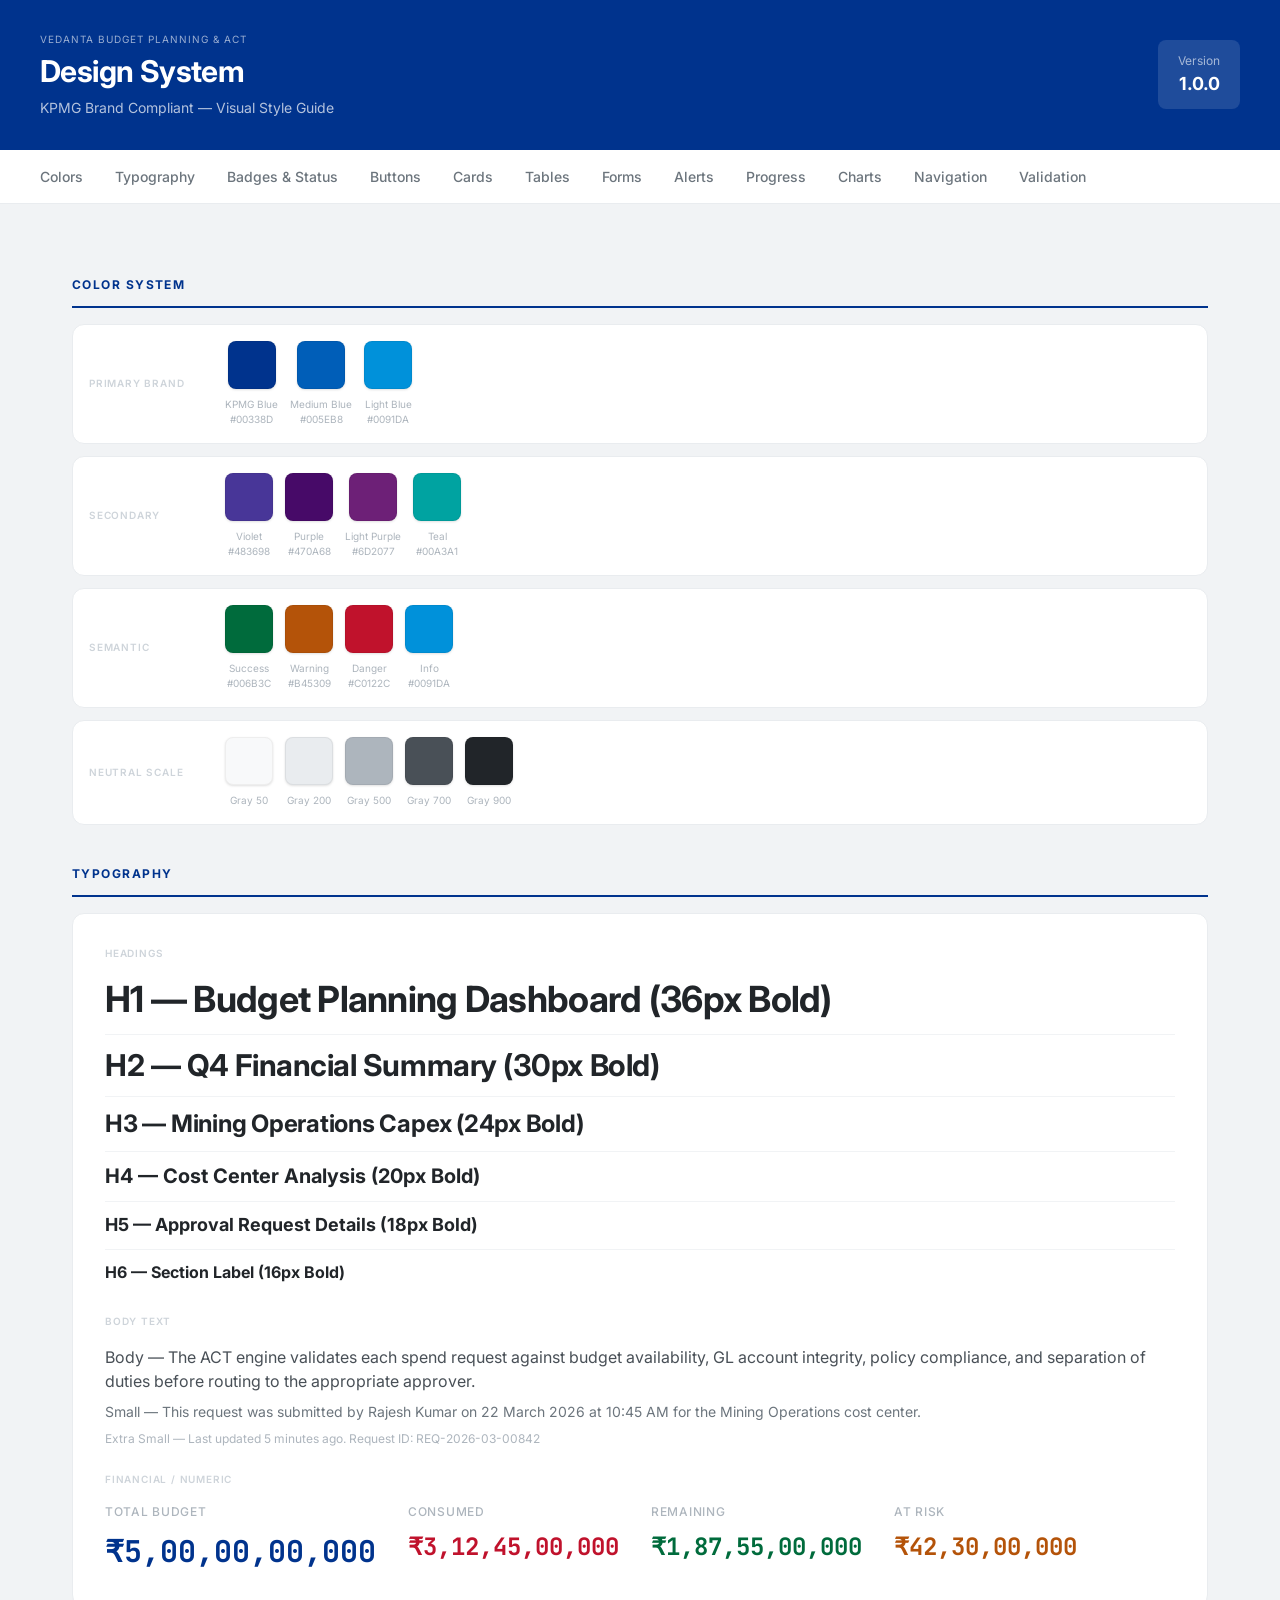
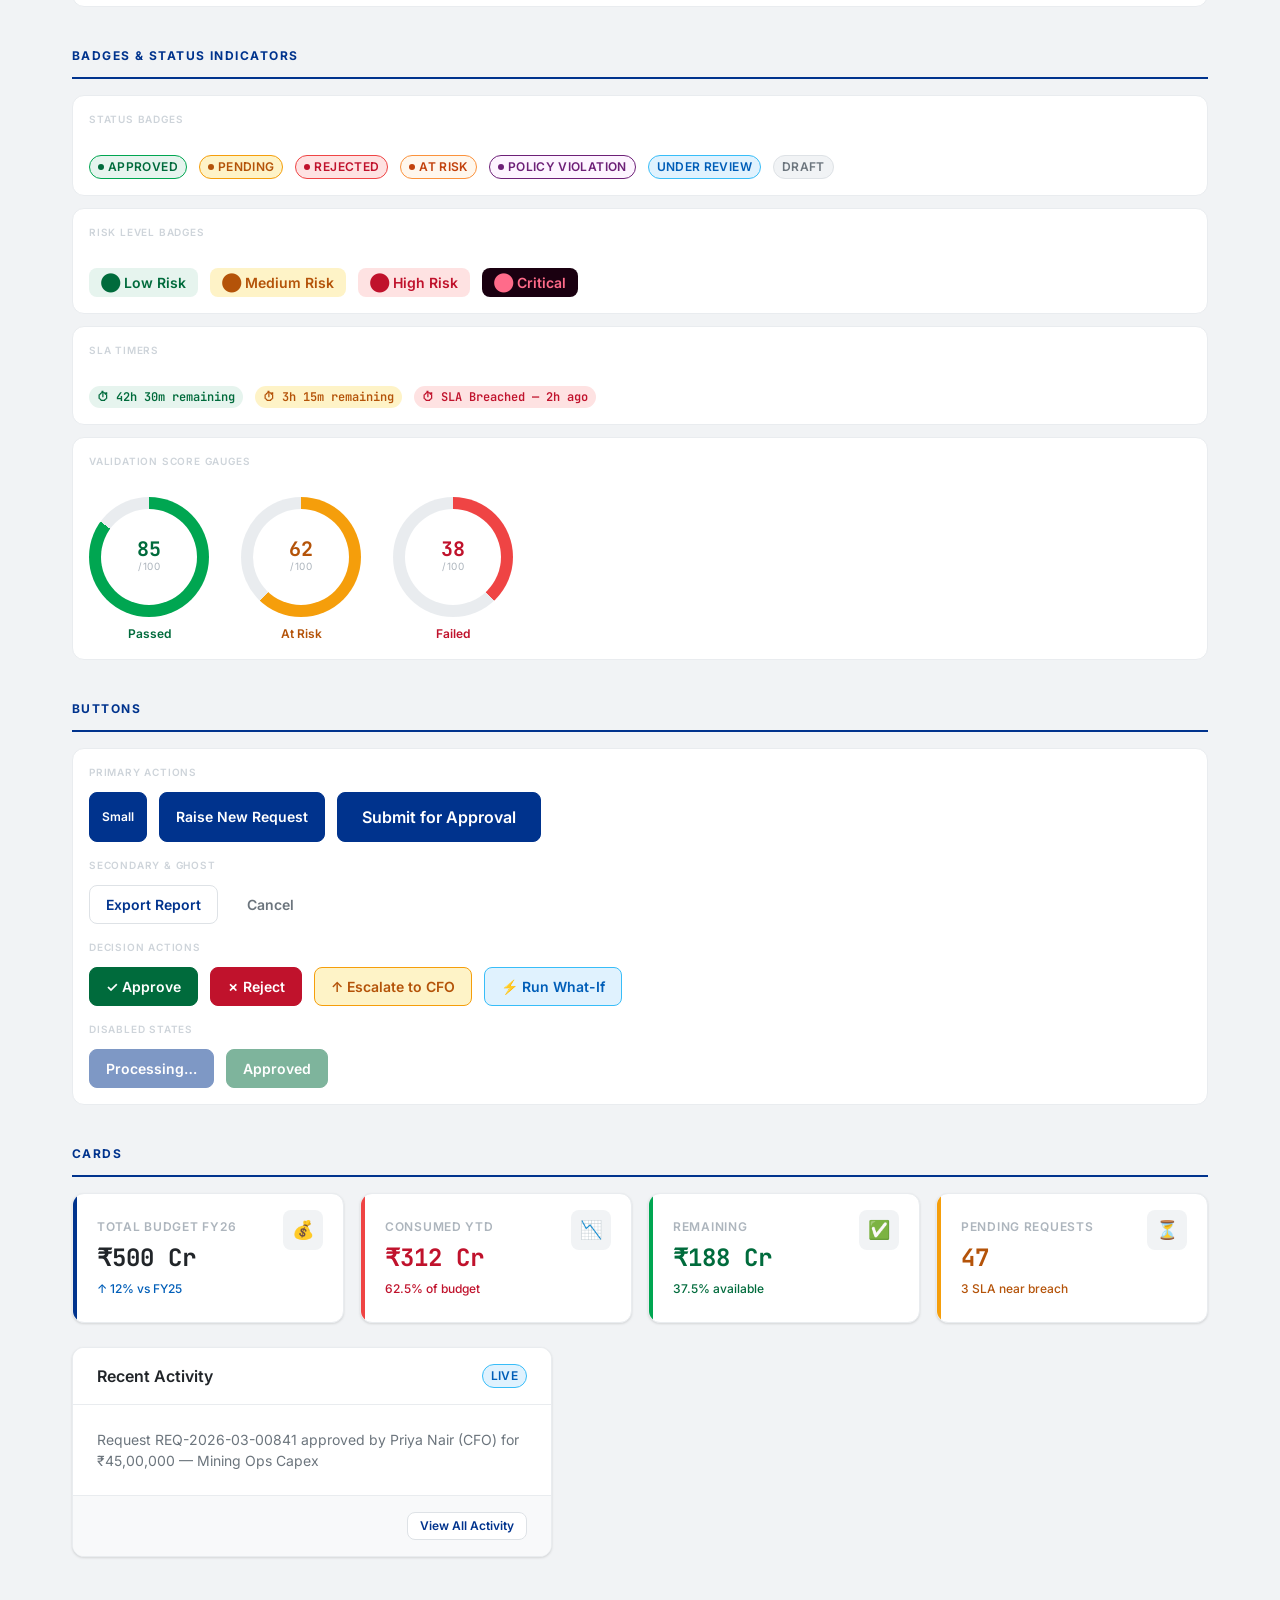
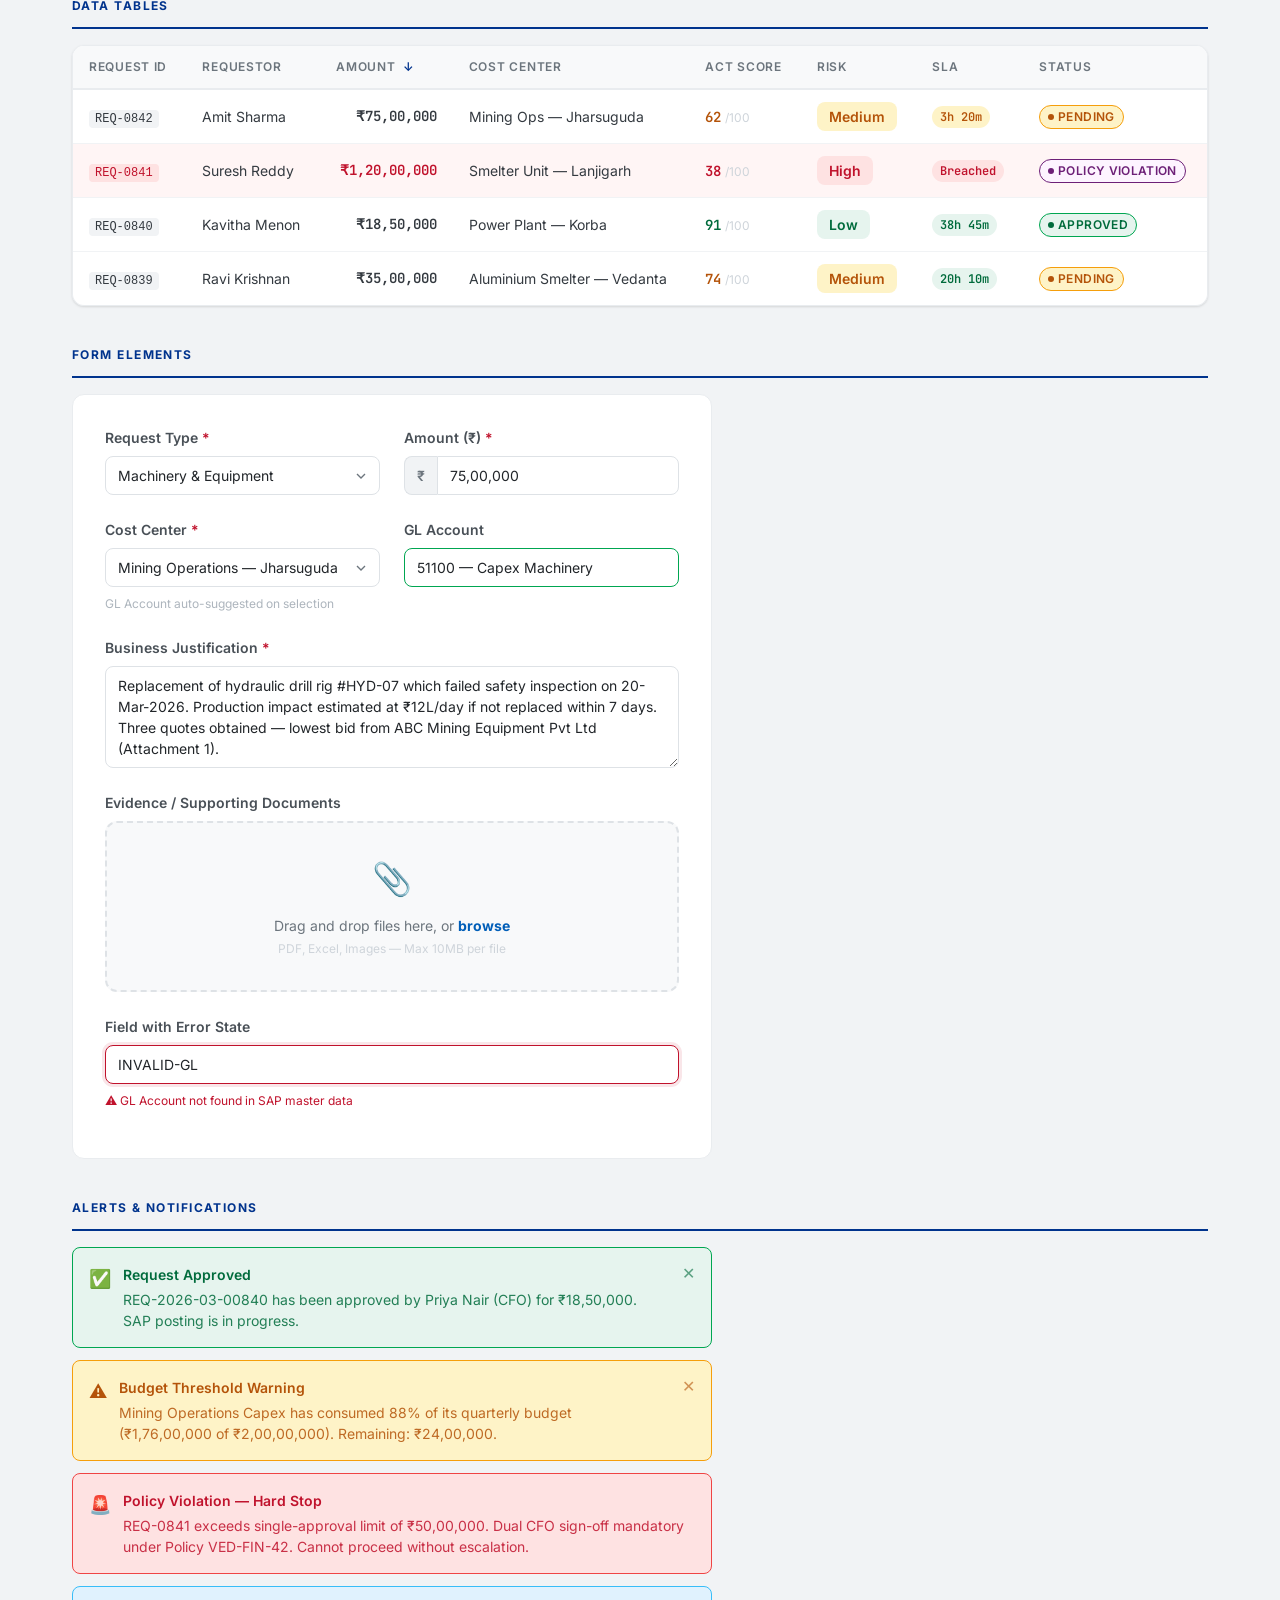
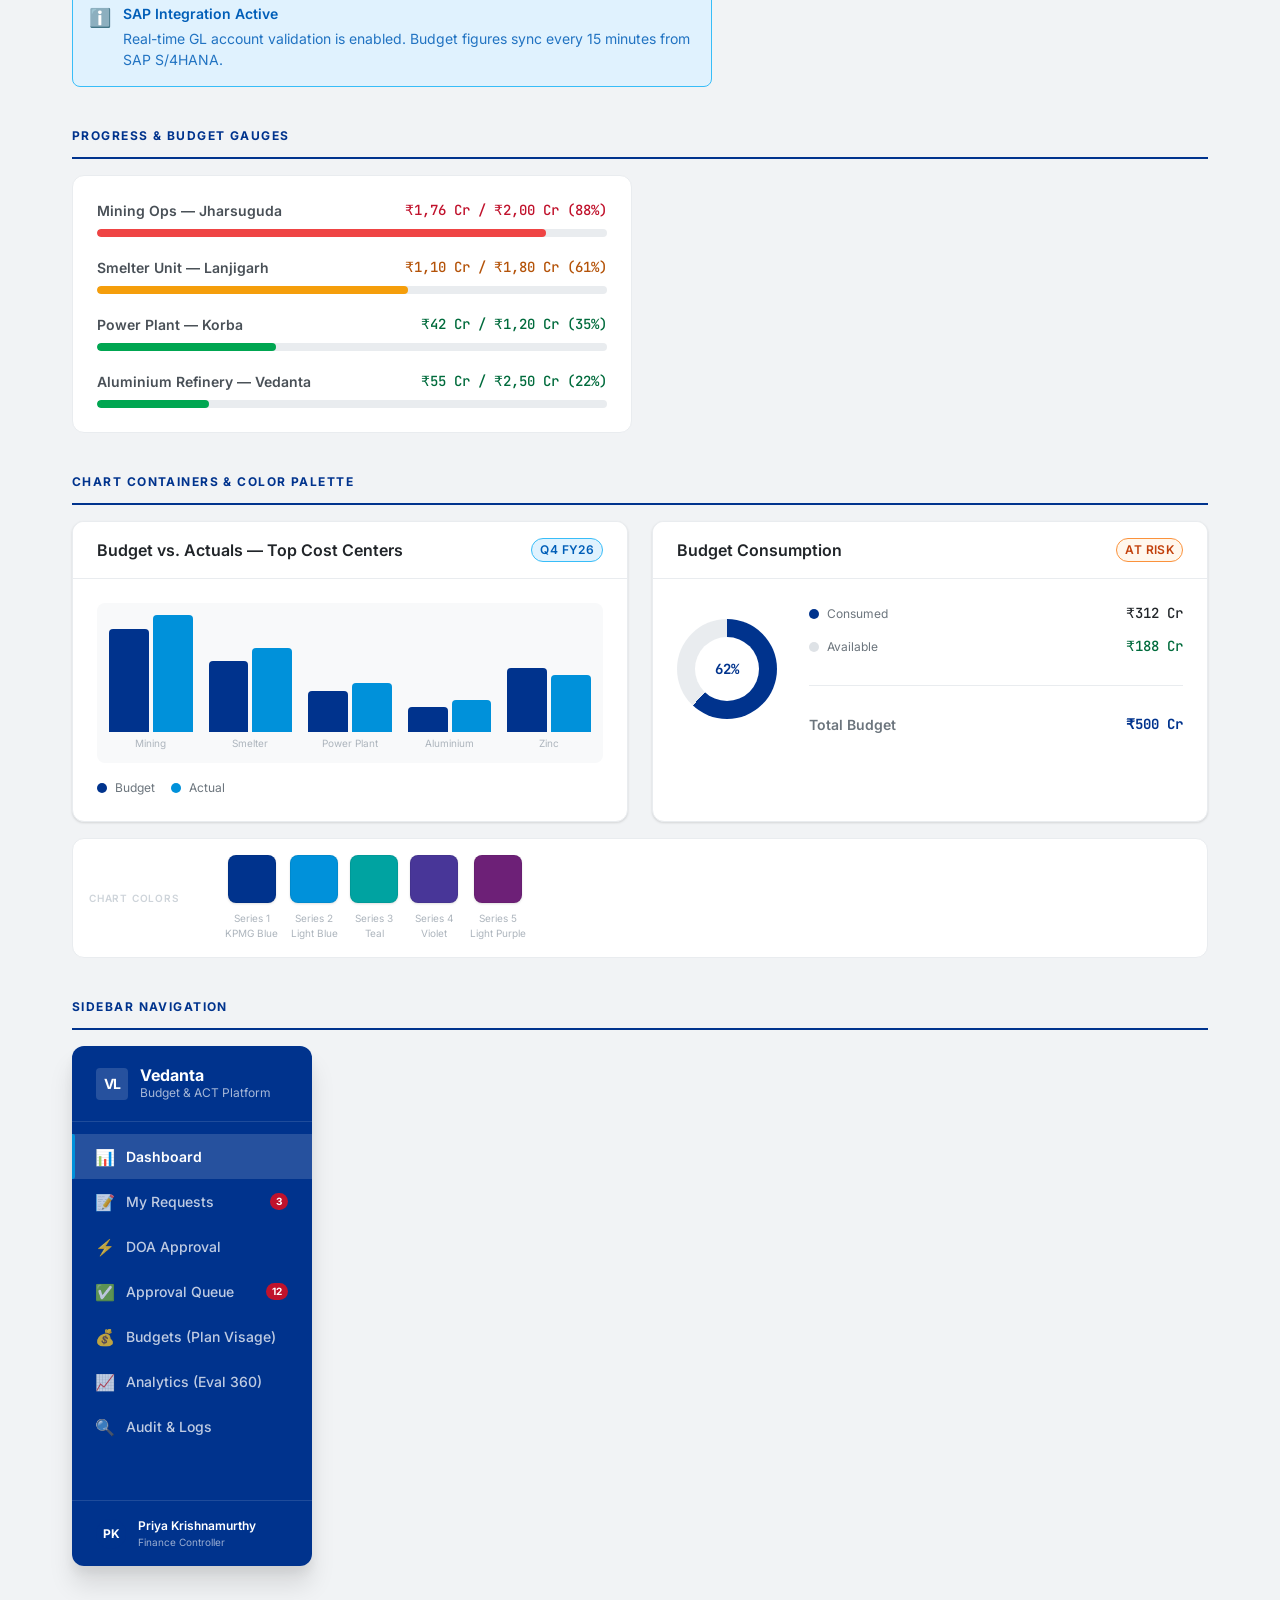
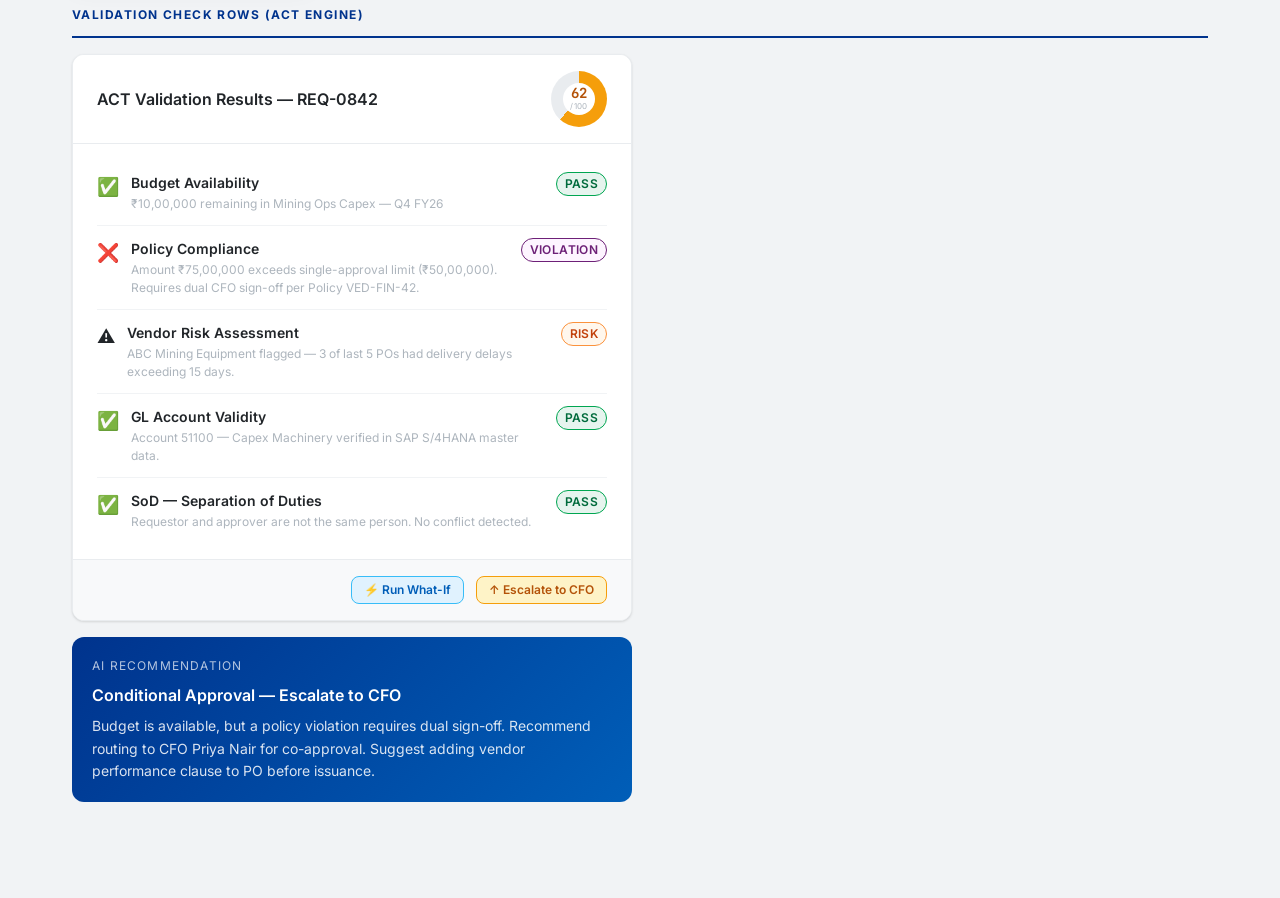
<file: screens/design-system-preview.html>
<!DOCTYPE html>
<html lang="en">
<head>
  <meta charset="UTF-8" />
  <meta name="viewport" content="width=device-width, initial-scale=1.0" />
  <title>Design System Preview — Vedanta Budget Planning & ACT</title>
  <link rel="preconnect" href="https://fonts.googleapis.com" />
  <link rel="preconnect" href="https://fonts.gstatic.com" crossorigin />
  <link href="https://fonts.googleapis.com/css2?family=Inter:wght@300;400;500;600;700&family=JetBrains+Mono:wght@400;500;600;700&display=swap" rel="stylesheet" />
  <link rel="stylesheet" href="../assets/css/design-system.css" />
  <style>
    /* Preview-specific overrides */
    body {
      background: var(--color-gray-100);
      padding: 0;
    }

    .preview-container {
      max-width: 1200px;
      margin: 0 auto;
      padding: var(--space-8);
    }

    .preview-header {
      background: var(--color-kpmg-blue);
      padding: var(--space-8);
      margin-bottom: 0;
    }

    .preview-header-inner {
      max-width: 1200px;
      margin: 0 auto;
      display: flex;
      align-items: center;
      justify-content: space-between;
    }

    .preview-nav {
      display: flex;
      gap: var(--space-4);
      background: var(--color-white);
      padding: var(--space-3) var(--space-8);
      border-bottom: 1px solid var(--color-gray-200);
      position: sticky;
      top: 0;
      z-index: 10;
      overflow-x: auto;
    }

    .preview-nav a {
      font-size: var(--text-sm);
      font-weight: var(--font-medium);
      color: var(--color-gray-600);
      text-decoration: none;
      white-space: nowrap;
      padding: var(--space-1) var(--space-2);
      border-radius: var(--radius-sm);
      transition: all var(--transition-fast);
    }

    .preview-nav a:hover {
      color: var(--color-kpmg-blue);
      background: var(--color-gray-100);
    }

    .section {
      margin-top: var(--space-10);
    }

    .section-title {
      font-size: var(--text-xs);
      font-weight: var(--font-bold);
      text-transform: uppercase;
      letter-spacing: 0.12em;
      color: var(--color-kpmg-blue);
      margin-bottom: var(--space-4);
      padding-bottom: var(--space-3);
      border-bottom: 2px solid var(--color-kpmg-blue);
    }

    .specimen-row {
      display: flex;
      align-items: center;
      flex-wrap: wrap;
      gap: var(--space-4);
      padding: var(--space-4);
      background: var(--color-white);
      border-radius: var(--radius-lg);
      border: 1px solid var(--color-gray-200);
      margin-bottom: var(--space-3);
    }

    .specimen-label {
      font-size: 10px;
      font-weight: var(--font-semibold);
      color: var(--color-gray-400);
      text-transform: uppercase;
      letter-spacing: 0.08em;
      min-width: 120px;
    }

    .color-swatch {
      width: 48px;
      height: 48px;
      border-radius: var(--radius-md);
      box-shadow: var(--shadow-sm);
      border: 1px solid rgba(0,0,0,0.06);
    }

    .color-group {
      display: flex;
      gap: var(--space-3);
      flex-wrap: wrap;
    }

    .color-item {
      display: flex;
      flex-direction: column;
      align-items: center;
      gap: var(--space-2);
    }

    .color-item-label {
      font-size: 10px;
      color: var(--color-gray-500);
      text-align: center;
    }

    .sidebar-demo {
      width: var(--sidebar-width);
      height: 500px;
      position: relative;
      border-radius: var(--radius-lg);
      overflow: hidden;
      box-shadow: var(--shadow-xl);
      flex-shrink: 0;
    }

    .sidebar-demo .sidebar {
      position: absolute;
      height: 100%;
      border-radius: var(--radius-lg);
    }

    .chart-bar-demo {
      display: flex;
      align-items: flex-end;
      gap: var(--space-3);
      height: 100px;
      padding: var(--space-3);
      background: var(--color-gray-50);
      border-radius: var(--radius-md);
    }

    .bar-item {
      flex: 1;
      display: flex;
      flex-direction: column;
      align-items: center;
      gap: var(--space-1);
      height: 100%;
      justify-content: flex-end;
    }

    .bar-fill {
      width: 100%;
      border-radius: var(--radius-sm) var(--radius-sm) 0 0;
      transition: height var(--transition-slow);
    }

    .bar-label { font-size: 10px; color: var(--color-gray-500); }

    .donut-demo {
      width: 100px;
      height: 100px;
      border-radius: 50%;
      background: conic-gradient(
        var(--color-kpmg-blue) 0% 62%,
        var(--color-gray-200) 62% 100%
      );
      position: relative;
      display: flex;
      align-items: center;
      justify-content: center;
    }

    .donut-demo::before {
      content: '';
      position: absolute;
      inset: 18px;
      background: white;
      border-radius: 50%;
    }

    .donut-center {
      position: relative;
      z-index: 1;
      font-family: var(--font-mono);
      font-size: var(--text-sm);
      font-weight: var(--font-bold);
      color: var(--color-kpmg-blue);
    }
  </style>
</head>
<body>

  <!-- Preview Header -->
  <div class="preview-header">
    <div class="preview-header-inner">
      <div>
        <div style="font-size:10px;text-transform:uppercase;letter-spacing:0.1em;color:rgba(255,255,255,0.6);margin-bottom:6px;">Vedanta Budget Planning & ACT</div>
        <h1 style="color:#fff;font-size:var(--text-3xl);font-weight:var(--font-bold);">Design System</h1>
        <p style="color:rgba(255,255,255,0.7);font-size:var(--text-sm);margin-top:6px;">KPMG Brand Compliant — Visual Style Guide</p>
      </div>
      <div style="text-align:right;">
        <div style="background:rgba(255,255,255,0.12);padding:var(--space-3) var(--space-5);border-radius:var(--radius-md);">
          <div style="color:rgba(255,255,255,0.6);font-size:var(--text-xs);">Version</div>
          <div style="color:white;font-weight:var(--font-bold);font-size:var(--text-lg);">1.0.0</div>
        </div>
      </div>
    </div>
  </div>

  <!-- Sticky Nav -->
  <nav class="preview-nav">
    <a href="#colors">Colors</a>
    <a href="#typography">Typography</a>
    <a href="#badges">Badges & Status</a>
    <a href="#buttons">Buttons</a>
    <a href="#cards">Cards</a>
    <a href="#tables">Tables</a>
    <a href="#forms">Forms</a>
    <a href="#alerts">Alerts</a>
    <a href="#progress">Progress</a>
    <a href="#charts">Charts</a>
    <a href="#navigation">Navigation</a>
    <a href="#validation">Validation</a>
  </nav>

  <div class="preview-container">

    <!-- ── COLORS ── -->
    <div class="section" id="colors">
      <div class="section-title">Color System</div>

      <div class="specimen-row">
        <div class="specimen-label">Primary Brand</div>
        <div class="color-group">
          <div class="color-item">
            <div class="color-swatch" style="background:#00338D;"></div>
            <div class="color-item-label">KPMG Blue<br/>#00338D</div>
          </div>
          <div class="color-item">
            <div class="color-swatch" style="background:#005EB8;"></div>
            <div class="color-item-label">Medium Blue<br/>#005EB8</div>
          </div>
          <div class="color-item">
            <div class="color-swatch" style="background:#0091DA;"></div>
            <div class="color-item-label">Light Blue<br/>#0091DA</div>
          </div>
        </div>
      </div>

      <div class="specimen-row">
        <div class="specimen-label">Secondary</div>
        <div class="color-group">
          <div class="color-item">
            <div class="color-swatch" style="background:#483698;"></div>
            <div class="color-item-label">Violet<br/>#483698</div>
          </div>
          <div class="color-item">
            <div class="color-swatch" style="background:#470A68;"></div>
            <div class="color-item-label">Purple<br/>#470A68</div>
          </div>
          <div class="color-item">
            <div class="color-swatch" style="background:#6D2077;"></div>
            <div class="color-item-label">Light Purple<br/>#6D2077</div>
          </div>
          <div class="color-item">
            <div class="color-swatch" style="background:#00A3A1;"></div>
            <div class="color-item-label">Teal<br/>#00A3A1</div>
          </div>
        </div>
      </div>

      <div class="specimen-row">
        <div class="specimen-label">Semantic</div>
        <div class="color-group">
          <div class="color-item">
            <div class="color-swatch" style="background:#006B3C;"></div>
            <div class="color-item-label">Success<br/>#006B3C</div>
          </div>
          <div class="color-item">
            <div class="color-swatch" style="background:#B45309;"></div>
            <div class="color-item-label">Warning<br/>#B45309</div>
          </div>
          <div class="color-item">
            <div class="color-swatch" style="background:#C0122C;"></div>
            <div class="color-item-label">Danger<br/>#C0122C</div>
          </div>
          <div class="color-item">
            <div class="color-swatch" style="background:#0091DA;"></div>
            <div class="color-item-label">Info<br/>#0091DA</div>
          </div>
        </div>
      </div>

      <div class="specimen-row">
        <div class="specimen-label">Neutral Scale</div>
        <div class="color-group">
          <div class="color-item">
            <div class="color-swatch" style="background:#F8F9FA;border:1px solid #eee;"></div>
            <div class="color-item-label">Gray 50</div>
          </div>
          <div class="color-item">
            <div class="color-swatch" style="background:#E9ECEF;"></div>
            <div class="color-item-label">Gray 200</div>
          </div>
          <div class="color-item">
            <div class="color-swatch" style="background:#ADB5BD;"></div>
            <div class="color-item-label">Gray 500</div>
          </div>
          <div class="color-item">
            <div class="color-swatch" style="background:#495057;"></div>
            <div class="color-item-label">Gray 700</div>
          </div>
          <div class="color-item">
            <div class="color-swatch" style="background:#212529;"></div>
            <div class="color-item-label">Gray 900</div>
          </div>
        </div>
      </div>
    </div>

    <!-- ── TYPOGRAPHY ── -->
    <div class="section" id="typography">
      <div class="section-title">Typography</div>

      <div style="background:white;border-radius:var(--radius-lg);padding:var(--space-8);border:1px solid var(--color-gray-200);">
        <div style="margin-bottom:var(--space-8);">
          <div class="specimen-label" style="display:block;margin-bottom:var(--space-4);">Headings</div>
          <h1>H1 — Budget Planning Dashboard (36px Bold)</h1>
          <hr style="margin:var(--space-3) 0;border:none;border-top:1px solid var(--color-gray-100);" />
          <h2>H2 — Q4 Financial Summary (30px Bold)</h2>
          <hr style="margin:var(--space-3) 0;border:none;border-top:1px solid var(--color-gray-100);" />
          <h3>H3 — Mining Operations Capex (24px Bold)</h3>
          <hr style="margin:var(--space-3) 0;border:none;border-top:1px solid var(--color-gray-100);" />
          <h4>H4 — Cost Center Analysis (20px Bold)</h4>
          <hr style="margin:var(--space-3) 0;border:none;border-top:1px solid var(--color-gray-100);" />
          <h5>H5 — Approval Request Details (18px Bold)</h5>
          <hr style="margin:var(--space-3) 0;border:none;border-top:1px solid var(--color-gray-100);" />
          <h6>H6 — Section Label (16px Bold)</h6>
        </div>

        <div style="margin-bottom:var(--space-6);">
          <div class="specimen-label" style="display:block;margin-bottom:var(--space-4);">Body Text</div>
          <p class="text-body" style="margin-bottom:var(--space-2);">Body — The ACT engine validates each spend request against budget availability, GL account integrity, policy compliance, and separation of duties before routing to the appropriate approver.</p>
          <p class="text-sm" style="margin-bottom:var(--space-2);">Small — This request was submitted by Rajesh Kumar on 22 March 2026 at 10:45 AM for the Mining Operations cost center.</p>
          <p class="text-xs">Extra Small — Last updated 5 minutes ago. Request ID: REQ-2026-03-00842</p>
        </div>

        <div>
          <div class="specimen-label" style="display:block;margin-bottom:var(--space-4);">Financial / Numeric</div>
          <div style="display:flex;gap:var(--space-8);flex-wrap:wrap;">
            <div>
              <p class="text-caption" style="margin-bottom:var(--space-2);">Total Budget</p>
              <p class="text-number-xl">₹5,00,00,00,000</p>
            </div>
            <div>
              <p class="text-caption" style="margin-bottom:var(--space-2);">Consumed</p>
              <p class="text-number-lg amount-negative">₹3,12,45,00,000</p>
            </div>
            <div>
              <p class="text-caption" style="margin-bottom:var(--space-2);">Remaining</p>
              <p class="text-number-lg amount-positive">₹1,87,55,00,000</p>
            </div>
            <div>
              <p class="text-caption" style="margin-bottom:var(--space-2);">At Risk</p>
              <p class="text-number-lg amount-warning">₹42,30,00,000</p>
            </div>
          </div>
        </div>
      </div>
    </div>

    <!-- ── BADGES & STATUS ── -->
    <div class="section" id="badges">
      <div class="section-title">Badges & Status Indicators</div>

      <div class="specimen-row" style="flex-direction:column;align-items:flex-start;">
        <div class="specimen-label" style="margin-bottom:var(--space-3);">Status Badges</div>
        <div style="display:flex;flex-wrap:wrap;gap:var(--space-3);">
          <span class="badge badge-approved"><span class="badge-dot"></span>Approved</span>
          <span class="badge badge-pending"><span class="badge-dot"></span>Pending</span>
          <span class="badge badge-rejected"><span class="badge-dot"></span>Rejected</span>
          <span class="badge badge-at-risk"><span class="badge-dot"></span>At Risk</span>
          <span class="badge badge-violation"><span class="badge-dot"></span>Policy Violation</span>
          <span class="badge badge-info">Under Review</span>
          <span class="badge badge-neutral">Draft</span>
        </div>
      </div>

      <div class="specimen-row" style="flex-direction:column;align-items:flex-start;">
        <div class="specimen-label" style="margin-bottom:var(--space-3);">Risk Level Badges</div>
        <div style="display:flex;flex-wrap:wrap;gap:var(--space-3);">
          <span class="risk-badge risk-low">⬤ Low Risk</span>
          <span class="risk-badge risk-medium">⬤ Medium Risk</span>
          <span class="risk-badge risk-high">⬤ High Risk</span>
          <span class="risk-badge risk-critical">⬤ Critical</span>
        </div>
      </div>

      <div class="specimen-row" style="flex-direction:column;align-items:flex-start;">
        <div class="specimen-label" style="margin-bottom:var(--space-3);">SLA Timers</div>
        <div style="display:flex;flex-wrap:wrap;gap:var(--space-3);">
          <span class="sla-timer ok">⏱ 42h 30m remaining</span>
          <span class="sla-timer warning">⏱ 3h 15m remaining</span>
          <span class="sla-timer breach">⏱ SLA Breached — 2h ago</span>
        </div>
      </div>

      <!-- Score Gauge -->
      <div class="specimen-row" style="flex-direction:column;align-items:flex-start;">
        <div class="specimen-label" style="margin-bottom:var(--space-3);">Validation Score Gauges</div>
        <div style="display:flex;gap:var(--space-8);align-items:center;flex-wrap:wrap;">
          <div style="text-align:center;">
            <div class="score-gauge" style="--score:85;--gauge-color:#00A651;margin:0 auto;">
              <div class="score-gauge-inner">
                <div class="score-value" style="color:var(--color-success);">85</div>
                <div class="score-label">/100</div>
              </div>
            </div>
            <p style="font-size:var(--text-xs);color:var(--color-success);margin-top:8px;font-weight:600;">Passed</p>
          </div>
          <div style="text-align:center;">
            <div class="score-gauge" style="--score:62;--gauge-color:#F59E0B;margin:0 auto;">
              <div class="score-gauge-inner">
                <div class="score-value" style="color:var(--color-warning);">62</div>
                <div class="score-label">/100</div>
              </div>
            </div>
            <p style="font-size:var(--text-xs);color:var(--color-warning);margin-top:8px;font-weight:600;">At Risk</p>
          </div>
          <div style="text-align:center;">
            <div class="score-gauge" style="--score:38;--gauge-color:#EF4444;margin:0 auto;">
              <div class="score-gauge-inner">
                <div class="score-value" style="color:var(--color-danger);">38</div>
                <div class="score-label">/100</div>
              </div>
            </div>
            <p style="font-size:var(--text-xs);color:var(--color-danger);margin-top:8px;font-weight:600;">Failed</p>
          </div>
        </div>
      </div>
    </div>

    <!-- ── BUTTONS ── -->
    <div class="section" id="buttons">
      <div class="section-title">Buttons</div>

      <div class="specimen-row" style="flex-direction:column;align-items:flex-start;gap:var(--space-4);">
        <div>
          <div class="specimen-label" style="margin-bottom:var(--space-3);">Primary Actions</div>
          <div style="display:flex;flex-wrap:wrap;gap:var(--space-3);">
            <button class="btn btn-primary btn-sm">Small</button>
            <button class="btn btn-primary">Raise New Request</button>
            <button class="btn btn-primary btn-lg">Submit for Approval</button>
          </div>
        </div>
        <div>
          <div class="specimen-label" style="margin-bottom:var(--space-3);">Secondary & Ghost</div>
          <div style="display:flex;flex-wrap:wrap;gap:var(--space-3);">
            <button class="btn btn-secondary">Export Report</button>
            <button class="btn btn-ghost">Cancel</button>
          </div>
        </div>
        <div>
          <div class="specimen-label" style="margin-bottom:var(--space-3);">Decision Actions</div>
          <div style="display:flex;flex-wrap:wrap;gap:var(--space-3);">
            <button class="btn btn-approve">✓ Approve</button>
            <button class="btn btn-reject">✗ Reject</button>
            <button class="btn btn-escalate">↑ Escalate to CFO</button>
            <button class="btn btn-whatif">⚡ Run What-If</button>
          </div>
        </div>
        <div>
          <div class="specimen-label" style="margin-bottom:var(--space-3);">Disabled States</div>
          <div style="display:flex;flex-wrap:wrap;gap:var(--space-3);">
            <button class="btn btn-primary" disabled>Processing…</button>
            <button class="btn btn-approve" disabled>Approved</button>
          </div>
        </div>
      </div>
    </div>

    <!-- ── CARDS ── -->
    <div class="section" id="cards">
      <div class="section-title">Cards</div>

      <div class="grid grid-4" style="margin-bottom:var(--space-6);">
        <div class="card-kpi">
          <div class="card-kpi-label">Total Budget FY26</div>
          <div class="card-kpi-value">₹500 Cr</div>
          <div class="card-kpi-delta" style="color:var(--color-medium-blue);">↑ 12% vs FY25</div>
          <div class="card-kpi-icon">💰</div>
        </div>
        <div class="card-kpi kpi-danger">
          <div class="card-kpi-label">Consumed YTD</div>
          <div class="card-kpi-value" style="color:var(--color-danger);">₹312 Cr</div>
          <div class="card-kpi-delta amount-negative">62.5% of budget</div>
          <div class="card-kpi-icon">📉</div>
        </div>
        <div class="card-kpi kpi-success">
          <div class="card-kpi-label">Remaining</div>
          <div class="card-kpi-value" style="color:var(--color-success);">₹188 Cr</div>
          <div class="card-kpi-delta amount-positive">37.5% available</div>
          <div class="card-kpi-icon">✅</div>
        </div>
        <div class="card-kpi kpi-warning">
          <div class="card-kpi-label">Pending Requests</div>
          <div class="card-kpi-value" style="color:var(--color-warning);">47</div>
          <div class="card-kpi-delta amount-warning">3 SLA near breach</div>
          <div class="card-kpi-icon">⏳</div>
        </div>
      </div>

      <!-- Standard Card -->
      <div class="card" style="max-width:480px;">
        <div class="card-header">
          <span class="card-header-title">Recent Activity</span>
          <span class="badge badge-info">Live</span>
        </div>
        <div class="card-body">
          <p class="text-sm" style="color:var(--color-gray-600);">Request REQ-2026-03-00841 approved by Priya Nair (CFO) for ₹45,00,000 — Mining Ops Capex</p>
        </div>
        <div class="card-footer">
          <button class="btn btn-secondary btn-sm">View All Activity</button>
        </div>
      </div>
    </div>

    <!-- ── TABLES ── -->
    <div class="section" id="tables">
      <div class="section-title">Data Tables</div>

      <div class="table-container">
        <table class="data-table">
          <thead>
            <tr>
              <th>Request ID</th>
              <th class="sortable">Requestor</th>
              <th class="sortable sort-desc">Amount <span class="sort-icon">↓</span></th>
              <th>Cost Center</th>
              <th>ACT Score</th>
              <th>Risk</th>
              <th>SLA</th>
              <th>Status</th>
            </tr>
          </thead>
          <tbody>
            <tr class="row-clickable">
              <td><code style="font-size:var(--text-xs);background:var(--color-gray-100);padding:2px 6px;border-radius:4px;">REQ-0842</code></td>
              <td>Amit Sharma</td>
              <td class="td-amount">₹75,00,000</td>
              <td>Mining Ops — Jharsuguda</td>
              <td>
                <span style="font-family:var(--font-mono);font-weight:600;color:var(--color-warning);">62</span>
                <span style="font-size:var(--text-xs);color:var(--color-gray-400);">/100</span>
              </td>
              <td><span class="risk-badge risk-medium">Medium</span></td>
              <td><span class="sla-timer warning">3h 20m</span></td>
              <td><span class="badge badge-pending"><span class="badge-dot"></span>Pending</span></td>
            </tr>
            <tr class="row-clickable row-flagged">
              <td><code style="font-size:var(--text-xs);background:var(--color-danger-bg);padding:2px 6px;border-radius:4px;color:var(--color-danger);">REQ-0841</code></td>
              <td>Suresh Reddy</td>
              <td class="td-amount" style="color:var(--color-danger);">₹1,20,00,000</td>
              <td>Smelter Unit — Lanjigarh</td>
              <td>
                <span style="font-family:var(--font-mono);font-weight:600;color:var(--color-danger);">38</span>
                <span style="font-size:var(--text-xs);color:var(--color-gray-400);">/100</span>
              </td>
              <td><span class="risk-badge risk-high">High</span></td>
              <td><span class="sla-timer breach">Breached</span></td>
              <td><span class="badge badge-violation"><span class="badge-dot"></span>Policy Violation</span></td>
            </tr>
            <tr class="row-clickable">
              <td><code style="font-size:var(--text-xs);background:var(--color-gray-100);padding:2px 6px;border-radius:4px;">REQ-0840</code></td>
              <td>Kavitha Menon</td>
              <td class="td-amount">₹18,50,000</td>
              <td>Power Plant — Korba</td>
              <td>
                <span style="font-family:var(--font-mono);font-weight:600;color:var(--color-success);">91</span>
                <span style="font-size:var(--text-xs);color:var(--color-gray-400);">/100</span>
              </td>
              <td><span class="risk-badge risk-low">Low</span></td>
              <td><span class="sla-timer ok">38h 45m</span></td>
              <td><span class="badge badge-approved"><span class="badge-dot"></span>Approved</span></td>
            </tr>
            <tr class="row-clickable">
              <td><code style="font-size:var(--text-xs);background:var(--color-gray-100);padding:2px 6px;border-radius:4px;">REQ-0839</code></td>
              <td>Ravi Krishnan</td>
              <td class="td-amount">₹35,00,000</td>
              <td>Aluminium Smelter — Vedanta</td>
              <td>
                <span style="font-family:var(--font-mono);font-weight:600;color:var(--color-warning);">74</span>
                <span style="font-size:var(--text-xs);color:var(--color-gray-400);">/100</span>
              </td>
              <td><span class="risk-badge risk-medium">Medium</span></td>
              <td><span class="sla-timer ok">20h 10m</span></td>
              <td><span class="badge badge-pending"><span class="badge-dot"></span>Pending</span></td>
            </tr>
          </tbody>
        </table>
      </div>
    </div>

    <!-- ── FORMS ── -->
    <div class="section" id="forms">
      <div class="section-title">Form Elements</div>

      <div style="background:white;border-radius:var(--radius-lg);padding:var(--space-8);border:1px solid var(--color-gray-200);max-width:640px;">
        <div class="grid grid-2" style="gap:var(--space-6);margin-bottom:var(--space-6);">
          <div class="form-group">
            <label class="form-label form-label-required">Request Type</label>
            <select class="form-control">
              <option>Select type…</option>
              <option selected>Machinery & Equipment</option>
              <option>Blasting Materials</option>
              <option>Energy & Utilities</option>
              <option>Contractor Services</option>
            </select>
          </div>
          <div class="form-group">
            <label class="form-label form-label-required">Amount (₹)</label>
            <div class="input-group">
              <span class="input-group-prefix">₹</span>
              <input type="text" class="form-control" value="75,00,000" />
            </div>
          </div>
          <div class="form-group">
            <label class="form-label form-label-required">Cost Center</label>
            <select class="form-control">
              <option selected>Mining Operations — Jharsuguda</option>
              <option>Smelter Unit — Lanjigarh</option>
              <option>Power Plant — Korba</option>
            </select>
            <span class="form-hint">GL Account auto-suggested on selection</span>
          </div>
          <div class="form-group">
            <label class="form-label">GL Account</label>
            <input type="text" class="form-control success" value="51100 — Capex Machinery" readonly />
          </div>
        </div>

        <div class="form-group" style="margin-bottom:var(--space-6);">
          <label class="form-label form-label-required">Business Justification</label>
          <textarea class="form-control" rows="4">Replacement of hydraulic drill rig #HYD-07 which failed safety inspection on 20-Mar-2026. Production impact estimated at ₹12L/day if not replaced within 7 days. Three quotes obtained — lowest bid from ABC Mining Equipment Pvt Ltd (Attachment 1).</textarea>
        </div>

        <div class="form-group" style="margin-bottom:var(--space-6);">
          <label class="form-label">Evidence / Supporting Documents</label>
          <div class="file-dropzone">
            <div class="file-dropzone-icon">📎</div>
            <div class="file-dropzone-text">Drag and drop files here, or <strong style="color:var(--color-medium-blue);">browse</strong></div>
            <div class="file-dropzone-hint">PDF, Excel, Images — Max 10MB per file</div>
          </div>
        </div>

        <!-- Error state example -->
        <div class="form-group" style="margin-bottom:var(--space-4);">
          <label class="form-label">Field with Error State</label>
          <input type="text" class="form-control error" value="INVALID-GL" />
          <span class="form-error">⚠ GL Account not found in SAP master data</span>
        </div>
      </div>
    </div>

    <!-- ── ALERTS ── -->
    <div class="section" id="alerts">
      <div class="section-title">Alerts & Notifications</div>

      <div style="display:flex;flex-direction:column;gap:var(--space-3);max-width:640px;">
        <div class="alert alert-success">
          <span class="alert-icon">✅</span>
          <div class="alert-content">
            <div class="alert-title">Request Approved</div>
            <div class="alert-message">REQ-2026-03-00840 has been approved by Priya Nair (CFO) for ₹18,50,000. SAP posting is in progress.</div>
          </div>
          <button class="alert-dismiss">✕</button>
        </div>

        <div class="alert alert-warning">
          <span class="alert-icon">⚠️</span>
          <div class="alert-content">
            <div class="alert-title">Budget Threshold Warning</div>
            <div class="alert-message">Mining Operations Capex has consumed 88% of its quarterly budget (₹1,76,00,000 of ₹2,00,00,000). Remaining: ₹24,00,000.</div>
          </div>
          <button class="alert-dismiss">✕</button>
        </div>

        <div class="alert alert-danger">
          <span class="alert-icon">🚨</span>
          <div class="alert-content">
            <div class="alert-title">Policy Violation — Hard Stop</div>
            <div class="alert-message">REQ-0841 exceeds single-approval limit of ₹50,00,000. Dual CFO sign-off mandatory under Policy VED-FIN-42. Cannot proceed without escalation.</div>
          </div>
        </div>

        <div class="alert alert-info">
          <span class="alert-icon">ℹ️</span>
          <div class="alert-content">
            <div class="alert-title">SAP Integration Active</div>
            <div class="alert-message">Real-time GL account validation is enabled. Budget figures sync every 15 minutes from SAP S/4HANA.</div>
          </div>
        </div>
      </div>
    </div>

    <!-- ── PROGRESS BARS ── -->
    <div class="section" id="progress">
      <div class="section-title">Progress & Budget Gauges</div>

      <div style="background:white;border-radius:var(--radius-lg);padding:var(--space-6);border:1px solid var(--color-gray-200);max-width:560px;">
        <div style="display:flex;flex-direction:column;gap:var(--space-5);">

          <div>
            <div style="display:flex;justify-content:space-between;margin-bottom:var(--space-2);">
              <span class="text-sm" style="font-weight:600;color:var(--color-gray-700);">Mining Ops — Jharsuguda</span>
              <span class="text-number" style="font-size:var(--text-sm);color:var(--color-danger);">₹1,76 Cr / ₹2,00 Cr (88%)</span>
            </div>
            <div class="progress-bar"><div class="progress-fill danger" style="width:88%;"></div></div>
          </div>

          <div>
            <div style="display:flex;justify-content:space-between;margin-bottom:var(--space-2);">
              <span class="text-sm" style="font-weight:600;color:var(--color-gray-700);">Smelter Unit — Lanjigarh</span>
              <span class="text-number" style="font-size:var(--text-sm);color:var(--color-warning);">₹1,10 Cr / ₹1,80 Cr (61%)</span>
            </div>
            <div class="progress-bar"><div class="progress-fill warning" style="width:61%;"></div></div>
          </div>

          <div>
            <div style="display:flex;justify-content:space-between;margin-bottom:var(--space-2);">
              <span class="text-sm" style="font-weight:600;color:var(--color-gray-700);">Power Plant — Korba</span>
              <span class="text-number" style="font-size:var(--text-sm);color:var(--color-success);">₹42 Cr / ₹1,20 Cr (35%)</span>
            </div>
            <div class="progress-bar"><div class="progress-fill safe" style="width:35%;"></div></div>
          </div>

          <div>
            <div style="display:flex;justify-content:space-between;margin-bottom:var(--space-2);">
              <span class="text-sm" style="font-weight:600;color:var(--color-gray-700);">Aluminium Refinery — Vedanta</span>
              <span class="text-number" style="font-size:var(--text-sm);color:var(--color-success);">₹55 Cr / ₹2,50 Cr (22%)</span>
            </div>
            <div class="progress-bar"><div class="progress-fill safe" style="width:22%;"></div></div>
          </div>

        </div>
      </div>
    </div>

    <!-- ── CHARTS ── -->
    <div class="section" id="charts">
      <div class="section-title">Chart Containers & Color Palette</div>

      <div class="grid grid-2" style="gap:var(--space-6);">
        <!-- Bar Chart Demo -->
        <div class="card">
          <div class="card-header">
            <span class="card-header-title">Budget vs. Actuals — Top Cost Centers</span>
            <span class="badge badge-info">Q4 FY26</span>
          </div>
          <div class="card-body">
            <div class="chart-container">
              <div class="chart-bar-demo" style="height:160px;gap:var(--space-4);">
                <div class="bar-item">
                  <div style="display:flex;gap:4px;width:100%;align-items:flex-end;height:120px;">
                    <div class="bar-fill chart-color-1" style="height:88%;flex:1;"></div>
                    <div class="bar-fill chart-color-2" style="height:100%;flex:1;"></div>
                  </div>
                  <div class="bar-label">Mining</div>
                </div>
                <div class="bar-item">
                  <div style="display:flex;gap:4px;width:100%;align-items:flex-end;height:120px;">
                    <div class="bar-fill chart-color-1" style="height:61%;flex:1;"></div>
                    <div class="bar-fill chart-color-2" style="height:72%;flex:1;"></div>
                  </div>
                  <div class="bar-label">Smelter</div>
                </div>
                <div class="bar-item">
                  <div style="display:flex;gap:4px;width:100%;align-items:flex-end;height:120px;">
                    <div class="bar-fill chart-color-1" style="height:35%;flex:1;"></div>
                    <div class="bar-fill chart-color-2" style="height:42%;flex:1;"></div>
                  </div>
                  <div class="bar-label">Power Plant</div>
                </div>
                <div class="bar-item">
                  <div style="display:flex;gap:4px;width:100%;align-items:flex-end;height:120px;">
                    <div class="bar-fill chart-color-1" style="height:22%;flex:1;"></div>
                    <div class="bar-fill chart-color-2" style="height:28%;flex:1;"></div>
                  </div>
                  <div class="bar-label">Aluminium</div>
                </div>
                <div class="bar-item">
                  <div style="display:flex;gap:4px;width:100%;align-items:flex-end;height:120px;">
                    <div class="bar-fill chart-color-1" style="height:55%;flex:1;"></div>
                    <div class="bar-fill chart-color-2" style="height:49%;flex:1;"></div>
                  </div>
                  <div class="bar-label">Zinc</div>
                </div>
              </div>
              <div class="chart-legend" style="margin-top:var(--space-4);">
                <div class="legend-item"><div class="legend-dot chart-color-1"></div>Budget</div>
                <div class="legend-item"><div class="legend-dot chart-color-2"></div>Actual</div>
              </div>
            </div>
          </div>
        </div>

        <!-- Donut Chart Demo -->
        <div class="card">
          <div class="card-header">
            <span class="card-header-title">Budget Consumption</span>
            <span class="badge badge-at-risk">At Risk</span>
          </div>
          <div class="card-body">
            <div style="display:flex;align-items:center;gap:var(--space-8);">
              <div class="donut-demo">
                <div class="donut-center">62%</div>
              </div>
              <div style="flex:1;">
                <div style="display:flex;flex-direction:column;gap:var(--space-3);">
                  <div style="display:flex;justify-content:space-between;">
                    <div class="legend-item"><div class="legend-dot chart-color-1"></div>Consumed</div>
                    <span class="text-number" style="font-size:var(--text-sm);">₹312 Cr</span>
                  </div>
                  <div style="display:flex;justify-content:space-between;">
                    <div class="legend-item"><div class="legend-dot" style="background:var(--color-gray-300);"></div>Available</div>
                    <span class="text-number" style="font-size:var(--text-sm);color:var(--color-success);">₹188 Cr</span>
                  </div>
                  <hr class="divider" />
                  <div style="display:flex;justify-content:space-between;">
                    <span class="text-sm" style="font-weight:600;">Total Budget</span>
                    <span class="text-number" style="font-size:var(--text-sm);font-weight:700;color:var(--color-kpmg-blue);">₹500 Cr</span>
                  </div>
                </div>
              </div>
            </div>
          </div>
        </div>
      </div>

      <!-- Chart Color Palette -->
      <div class="specimen-row" style="margin-top:var(--space-4);">
        <div class="specimen-label">Chart Colors</div>
        <div class="color-group">
          <div class="color-item">
            <div class="color-swatch chart-color-1"></div>
            <div class="color-item-label">Series 1<br/>KPMG Blue</div>
          </div>
          <div class="color-item">
            <div class="color-swatch chart-color-2"></div>
            <div class="color-item-label">Series 2<br/>Light Blue</div>
          </div>
          <div class="color-item">
            <div class="color-swatch chart-color-3"></div>
            <div class="color-item-label">Series 3<br/>Teal</div>
          </div>
          <div class="color-item">
            <div class="color-swatch chart-color-4"></div>
            <div class="color-item-label">Series 4<br/>Violet</div>
          </div>
          <div class="color-item">
            <div class="color-swatch chart-color-5"></div>
            <div class="color-item-label">Series 5<br/>Light Purple</div>
          </div>
        </div>
      </div>
    </div>

    <!-- ── NAVIGATION ── -->
    <div class="section" id="navigation">
      <div class="section-title">Sidebar Navigation</div>

      <div style="height:520px;position:relative;border-radius:var(--radius-lg);overflow:hidden;box-shadow:var(--shadow-xl);width:var(--sidebar-width);">
        <nav style="width:var(--sidebar-width);height:100%;background:var(--color-kpmg-blue);display:flex;flex-direction:column;">
          <div class="sidebar-logo">
            <div class="sidebar-logo-mark">VL</div>
            <div class="sidebar-logo-text">
              <div class="sidebar-logo-brand">Vedanta</div>
              <div class="sidebar-logo-product">Budget & ACT Platform</div>
            </div>
          </div>
          <div style="flex:1;overflow-y:auto;padding:var(--space-3) 0;">
            <a class="nav-item active" href="#">
              <span class="nav-item-icon">📊</span>
              <span class="nav-item-text">Dashboard</span>
            </a>
            <a class="nav-item" href="#">
              <span class="nav-item-icon">📝</span>
              <span class="nav-item-text">My Requests</span>
              <span class="nav-item-badge">3</span>
            </a>
            <a class="nav-item" href="#">
              <span class="nav-item-icon">⚡</span>
              <span class="nav-item-text">DOA Approval</span>
            </a>
            <a class="nav-item" href="#">
              <span class="nav-item-icon">✅</span>
              <span class="nav-item-text">Approval Queue</span>
              <span class="nav-item-badge">12</span>
            </a>
            <a class="nav-item" href="#">
              <span class="nav-item-icon">💰</span>
              <span class="nav-item-text">Budgets (Plan Visage)</span>
            </a>
            <a class="nav-item" href="#">
              <span class="nav-item-icon">📈</span>
              <span class="nav-item-text">Analytics (Eval 360)</span>
            </a>
            <a class="nav-item" href="#">
              <span class="nav-item-icon">🔍</span>
              <span class="nav-item-text">Audit & Logs</span>
            </a>
          </div>
          <div class="sidebar-footer">
            <div style="display:flex;align-items:center;gap:var(--space-3);">
              <div class="user-avatar" style="width:30px;height:30px;font-size:var(--text-xs);">PK</div>
              <div>
                <div style="font-size:var(--text-xs);font-weight:600;color:white;">Priya Krishnamurthy</div>
                <div style="font-size:10px;color:rgba(255,255,255,0.6);">Finance Controller</div>
              </div>
            </div>
          </div>
        </nav>
      </div>
    </div>

    <!-- ── VALIDATION CHECKS ── -->
    <div class="section" id="validation">
      <div class="section-title">Validation Check Rows (ACT Engine)</div>

      <div class="card" style="max-width:560px;">
        <div class="card-header">
          <span class="card-header-title">ACT Validation Results — REQ-0842</span>
          <div class="score-gauge" style="--score:62;--gauge-color:#F59E0B;width:56px;height:56px;">
            <div class="score-gauge-inner">
              <div class="score-value" style="font-size:var(--text-sm);color:var(--color-warning);">62</div>
              <div class="score-label" style="font-size:8px;">/100</div>
            </div>
          </div>
        </div>
        <div class="card-body" style="padding:var(--space-4) var(--space-6);">
          <div class="check-row">
            <span class="check-icon">✅</span>
            <div class="check-content">
              <div class="check-label">Budget Availability</div>
              <div class="check-detail">₹10,00,000 remaining in Mining Ops Capex — Q4 FY26</div>
            </div>
            <span class="badge badge-approved">Pass</span>
          </div>
          <div class="check-row">
            <span class="check-icon">❌</span>
            <div class="check-content">
              <div class="check-label">Policy Compliance</div>
              <div class="check-detail">Amount ₹75,00,000 exceeds single-approval limit (₹50,00,000). Requires dual CFO sign-off per Policy VED-FIN-42.</div>
            </div>
            <span class="badge badge-violation">Violation</span>
          </div>
          <div class="check-row">
            <span class="check-icon">⚠️</span>
            <div class="check-content">
              <div class="check-label">Vendor Risk Assessment</div>
              <div class="check-detail">ABC Mining Equipment flagged — 3 of last 5 POs had delivery delays exceeding 15 days.</div>
            </div>
            <span class="badge badge-at-risk">Risk</span>
          </div>
          <div class="check-row">
            <span class="check-icon">✅</span>
            <div class="check-content">
              <div class="check-label">GL Account Validity</div>
              <div class="check-detail">Account 51100 — Capex Machinery verified in SAP S/4HANA master data.</div>
            </div>
            <span class="badge badge-approved">Pass</span>
          </div>
          <div class="check-row">
            <span class="check-icon">✅</span>
            <div class="check-content">
              <div class="check-label">SoD — Separation of Duties</div>
              <div class="check-detail">Requestor and approver are not the same person. No conflict detected.</div>
            </div>
            <span class="badge badge-approved">Pass</span>
          </div>
        </div>
        <div class="card-footer">
          <button class="btn btn-whatif btn-sm">⚡ Run What-If</button>
          <button class="btn btn-escalate btn-sm">↑ Escalate to CFO</button>
        </div>
      </div>

      <!-- AI Recommendation callout -->
      <div style="margin-top:var(--space-4);max-width:560px;background:linear-gradient(135deg,var(--color-kpmg-blue),var(--color-medium-blue));border-radius:var(--radius-lg);padding:var(--space-5);color:white;">
        <div style="font-size:var(--text-xs);text-transform:uppercase;letter-spacing:0.1em;opacity:0.7;margin-bottom:var(--space-2);">AI Recommendation</div>
        <div style="font-size:var(--text-base);font-weight:var(--font-semibold);margin-bottom:var(--space-2);">Conditional Approval — Escalate to CFO</div>
        <div style="font-size:var(--text-sm);opacity:0.85;line-height:1.6;">Budget is available, but a policy violation requires dual sign-off. Recommend routing to CFO Priya Nair for co-approval. Suggest adding vendor performance clause to PO before issuance.</div>
      </div>
    </div>

    <div style="height:var(--space-16);"></div>

  </div><!-- /preview-container -->

</body>
</html>
</file>
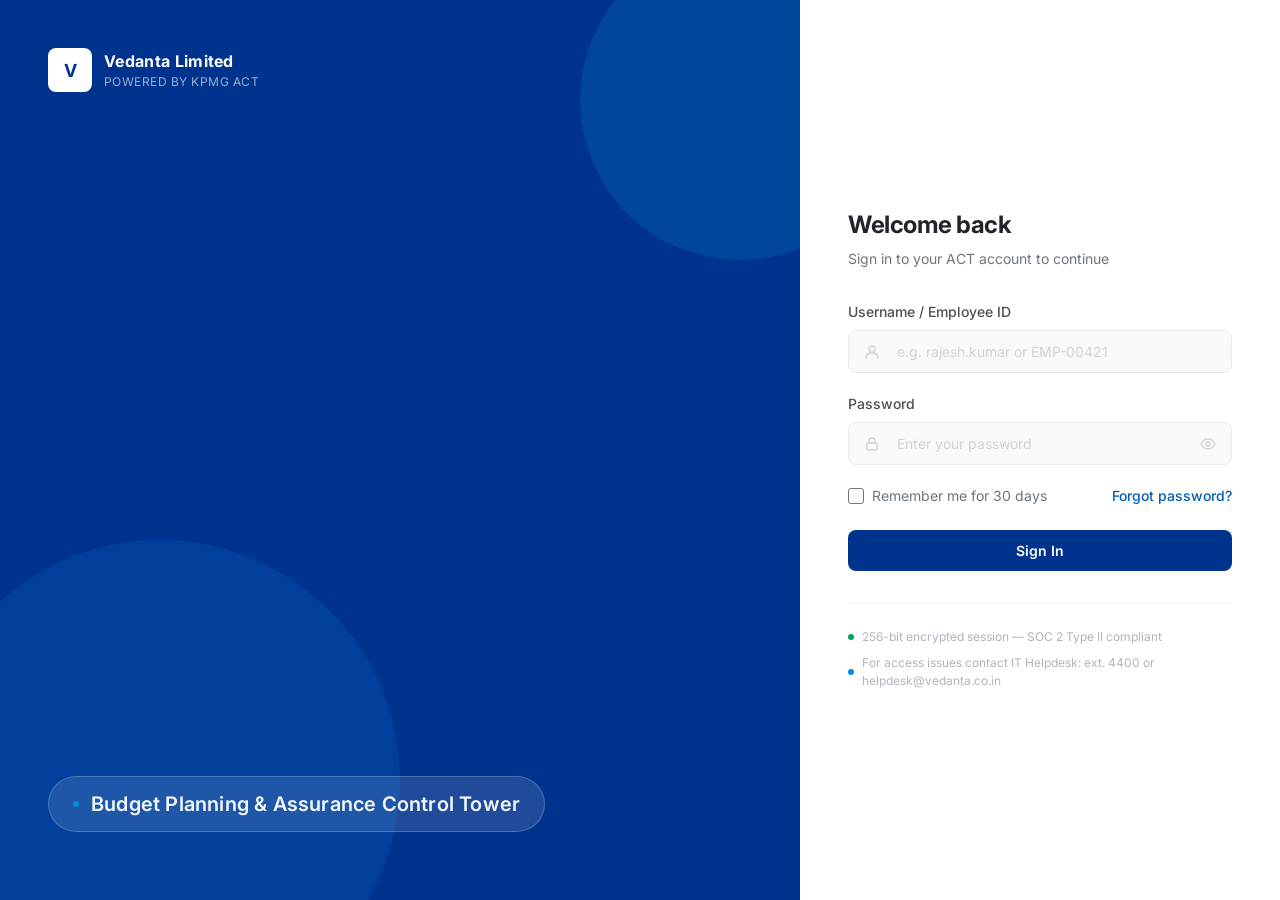
<file: screens/login.html>
<!DOCTYPE html>
<html lang="en">

<head>
  <meta charset="UTF-8" />
  <meta name="viewport" content="width=device-width, initial-scale=1.0" />
  <title>Login — Vedanta Budget Planning &amp; ACT</title>
  <link rel="preconnect" href="https://fonts.googleapis.com" />
  <link rel="preconnect" href="https://fonts.gstatic.com" crossorigin />
  <link
    href="https://fonts.googleapis.com/css2?family=Inter:wght@300;400;500;600;700&family=JetBrains+Mono:wght@400;500;600;700&display=swap"
    rel="stylesheet" />
  <link rel="stylesheet" href="../assets/css/design-system.css" />
  <style>
    *, *::before, *::after {
      box-sizing: border-box;
      margin: 0;
      padding: 0;
    }

    body {
      font-family: var(--font-primary);
      background: var(--color-gray-50);
      min-height: 100vh;
      display: flex;
      align-items: center;
      justify-content: center;
    }

    .login-wrapper {
      display: flex;
      width: 100%;
      min-height: 100vh;
    }

    /* Left panel — brand */
    .login-brand {
      flex: 1;
      background: var(--color-kpmg-blue);
      display: flex;
      flex-direction: column;
      justify-content: space-between;
      padding: var(--space-12) var(--space-12);
      position: relative;
      overflow: hidden;
    }

    .login-brand::before {
      content: '';
      position: absolute;
      bottom: -120px;
      left: -80px;
      width: 480px;
      height: 480px;
      border-radius: 50%;
      background: rgba(0, 91, 184, 0.35);
      pointer-events: none;
    }

    .login-brand::after {
      content: '';
      position: absolute;
      top: -60px;
      right: -100px;
      width: 320px;
      height: 320px;
      border-radius: 50%;
      background: rgba(0, 145, 218, 0.2);
      pointer-events: none;
    }

    .brand-logo {
      display: flex;
      align-items: center;
      gap: var(--space-3);
      position: relative;
      z-index: 1;
    }

    .brand-logo-mark {
      width: 44px;
      height: 44px;
      background: var(--color-white);
      border-radius: var(--radius-md);
      display: flex;
      align-items: center;
      justify-content: center;
      font-weight: var(--font-bold);
      font-size: var(--text-lg);
      color: var(--color-kpmg-blue);
      letter-spacing: -0.5px;
      flex-shrink: 0;
    }

    .brand-logo-text {
      display: flex;
      flex-direction: column;
    }

    .brand-logo-text .company {
      font-size: var(--text-base);
      font-weight: var(--font-bold);
      color: var(--color-white);
      letter-spacing: 0.02em;
    }

    .brand-logo-text .powered {
      font-size: var(--text-xs);
      color: rgba(255,255,255,0.6);
      font-weight: var(--font-regular);
      letter-spacing: 0.04em;
      text-transform: uppercase;
    }

    .brand-hero {
      position: relative;
      z-index: 1;
    }

    .brand-hero-tag {
      display: inline-flex;
      align-items: center;
      gap: var(--space-3);
      background: rgba(255,255,255,0.12);
      border: 1px solid rgba(255,255,255,0.2);
      border-radius: var(--radius-full);
      padding: var(--space-3) var(--space-6);
      font-size: var(--text-xl);
      font-weight: var(--font-semibold);
      color: rgba(255,255,255,0.95);
      letter-spacing: 0.01em;
      margin-bottom: var(--space-5);
    }

    .brand-hero-tag::before {
      content: '';
      width: 6px;
      height: 6px;
      border-radius: 50%;
      background: var(--color-light-blue);
      flex-shrink: 0;
    }

    .brand-hero h1 {
      font-size: 2.75rem;
      font-weight: var(--font-bold);
      color: var(--color-white);
      line-height: 1.15;
      letter-spacing: -0.02em;
      margin-bottom: var(--space-4);
    }

    .brand-hero h1 span {
      color: var(--color-light-blue);
    }

    .brand-hero p {
      font-size: var(--text-base);
      color: rgba(255,255,255,0.7);
      line-height: 1.7;
      max-width: 420px;
    }

    .brand-stats {
      display: flex;
      gap: var(--space-8);
      position: relative;
      z-index: 1;
    }

    .brand-stat {
      display: flex;
      flex-direction: column;
      gap: var(--space-1);
    }

    .brand-stat .value {
      font-family: var(--font-mono);
      font-size: var(--text-2xl);
      font-weight: var(--font-bold);
      color: var(--color-white);
    }

    .brand-stat .label {
      font-size: var(--text-xs);
      color: rgba(255,255,255,0.55);
      text-transform: uppercase;
      letter-spacing: 0.05em;
    }

    /* Right panel — form */
    .login-form-panel {
      width: 480px;
      flex-shrink: 0;
      background: var(--color-white);
      display: flex;
      flex-direction: column;
      justify-content: center;
      padding: var(--space-12) var(--space-12);
      position: relative;
    }

    .form-header {
      margin-bottom: var(--space-8);
    }

    .form-header h2 {
      font-size: var(--text-2xl);
      font-weight: var(--font-bold);
      color: var(--color-gray-900);
      margin-bottom: var(--space-2);
      letter-spacing: -0.02em;
    }

    .form-header p {
      font-size: var(--text-sm);
      color: var(--color-gray-600);
    }

    .form-group {
      display: flex;
      flex-direction: column;
      gap: var(--space-2);
      margin-bottom: var(--space-5);
    }

    .form-label {
      font-size: var(--text-sm);
      font-weight: var(--font-medium);
      color: var(--color-gray-700);
    }

    .input-wrapper {
      position: relative;
    }

    .input-icon {
      position: absolute;
      left: var(--space-4);
      top: 50%;
      transform: translateY(-50%);
      color: var(--color-gray-400);
      pointer-events: none;
      display: flex;
      align-items: center;
    }

    .form-input {
      width: 100%;
      padding: var(--space-3) var(--space-4) var(--space-3) calc(var(--space-4) + 20px + var(--space-3));
      font-family: var(--font-primary);
      font-size: var(--text-sm);
      color: var(--color-gray-900);
      background: var(--color-gray-50);
      border: 1.5px solid var(--color-gray-200);
      border-radius: var(--radius-md);
      outline: none;
      transition: border-color 0.15s, box-shadow 0.15s, background 0.15s;
    }

    .form-input::placeholder {
      color: var(--color-gray-400);
    }

    .form-input:focus {
      border-color: var(--color-medium-blue);
      background: var(--color-white);
      box-shadow: 0 0 0 3px rgba(0, 94, 184, 0.12);
    }

    .form-input.error {
      border-color: var(--color-danger-border);
      background: var(--color-danger-bg);
    }

    .form-input.error:focus {
      box-shadow: 0 0 0 3px rgba(192, 18, 44, 0.1);
    }

    .password-toggle {
      position: absolute;
      right: var(--space-4);
      top: 50%;
      transform: translateY(-50%);
      background: none;
      border: none;
      cursor: pointer;
      color: var(--color-gray-400);
      display: flex;
      align-items: center;
      padding: 0;
      transition: color 0.15s;
    }

    .password-toggle:hover {
      color: var(--color-gray-700);
    }

    .form-row {
      display: flex;
      align-items: center;
      justify-content: space-between;
      margin-bottom: var(--space-6);
    }

    .checkbox-label {
      display: flex;
      align-items: center;
      gap: var(--space-2);
      font-size: var(--text-sm);
      color: var(--color-gray-600);
      cursor: pointer;
      user-select: none;
    }

    .checkbox-label input[type="checkbox"] {
      width: 16px;
      height: 16px;
      accent-color: var(--color-medium-blue);
      cursor: pointer;
    }

    .forgot-link {
      font-size: var(--text-sm);
      color: var(--color-medium-blue);
      text-decoration: none;
      font-weight: var(--font-medium);
    }

    .forgot-link:hover {
      text-decoration: underline;
    }

    .error-message {
      display: none;
      align-items: center;
      gap: var(--space-2);
      background: var(--color-danger-bg);
      border: 1px solid var(--color-danger-border);
      border-radius: var(--radius-md);
      padding: var(--space-3) var(--space-4);
      font-size: var(--text-sm);
      color: var(--color-danger);
      margin-bottom: var(--space-5);
    }

    .error-message.visible {
      display: flex;
    }

    .btn-login {
      width: 100%;
      padding: var(--space-3) var(--space-6);
      background: var(--color-kpmg-blue);
      color: var(--color-white);
      font-family: var(--font-primary);
      font-size: var(--text-sm);
      font-weight: var(--font-semibold);
      border: none;
      border-radius: var(--radius-md);
      cursor: pointer;
      transition: background 0.15s, transform 0.1s, box-shadow 0.15s;
      display: flex;
      align-items: center;
      justify-content: center;
      gap: var(--space-2);
      letter-spacing: 0.01em;
    }

    .btn-login:hover {
      background: var(--color-medium-blue);
      box-shadow: 0 4px 12px rgba(0, 51, 141, 0.3);
    }

    .btn-login:active {
      transform: translateY(1px);
    }

    .btn-login:disabled {
      opacity: 0.65;
      cursor: not-allowed;
      transform: none;
    }

    .btn-login .spinner {
      display: none;
      width: 16px;
      height: 16px;
      border: 2px solid rgba(255,255,255,0.4);
      border-top-color: white;
      border-radius: 50%;
      animation: spin 0.6s linear infinite;
    }

    .btn-login.loading .btn-text { display: none; }
    .btn-login.loading .spinner { display: block; }

    @keyframes spin {
      to { transform: rotate(360deg); }
    }

    .divider {
      display: flex;
      align-items: center;
      gap: var(--space-3);
      margin: var(--space-6) 0;
    }

    .divider::before,
    .divider::after {
      content: '';
      flex: 1;
      height: 1px;
      background: var(--color-gray-200);
    }

    .divider span {
      font-size: var(--text-xs);
      color: var(--color-gray-500);
      text-transform: uppercase;
      letter-spacing: 0.06em;
    }

    .sso-btn {
      width: 100%;
      padding: var(--space-3) var(--space-4);
      background: var(--color-white);
      color: var(--color-gray-700);
      font-family: var(--font-primary);
      font-size: var(--text-sm);
      font-weight: var(--font-medium);
      border: 1.5px solid var(--color-gray-200);
      border-radius: var(--radius-md);
      cursor: pointer;
      transition: border-color 0.15s, background 0.15s;
      display: flex;
      align-items: center;
      justify-content: center;
      gap: var(--space-2);
    }

    .sso-btn:hover {
      background: var(--color-gray-50);
      border-color: var(--color-gray-300);
    }

    .form-footer {
      margin-top: var(--space-8);
      padding-top: var(--space-6);
      border-top: 1px solid var(--color-gray-100);
      display: flex;
      flex-direction: column;
      gap: var(--space-2);
    }

    .footer-row {
      display: flex;
      align-items: center;
      gap: var(--space-2);
    }

    .footer-dot {
      width: 6px;
      height: 6px;
      border-radius: 50%;
      background: var(--color-success-border);
      flex-shrink: 0;
    }

    .footer-text {
      font-size: var(--text-xs);
      color: var(--color-gray-500);
    }

    @media (max-width: 900px) {
      .login-brand {
        display: none;
      }
      .login-form-panel {
        width: 100%;
        padding: var(--space-8) var(--space-6);
      }
    }
  </style>
</head>

<body>
  <div class="login-wrapper">

    <!-- Left: Brand Panel -->
    <div class="login-brand">
      <div class="brand-logo">
        <div class="brand-logo-mark">V</div>
        <div class="brand-logo-text">
          <span class="company">Vedanta Limited</span>
          <span class="powered">Powered by KPMG ACT</span>
        </div>
      </div>

      <div class="brand-hero">
        <div class="brand-hero-tag">Budget Planning &amp; Assurance Control Tower</div>
      </div>

    </div>

    <!-- Right: Form Panel -->
    <div class="login-form-panel">
      <div class="form-header">
        <h2>Welcome back</h2>
        <p>Sign in to your ACT account to continue</p>
      </div>

      <div class="error-message" id="errorMsg">
        <svg width="16" height="16" viewBox="0 0 16 16" fill="none">
          <circle cx="8" cy="8" r="7" stroke="currentColor" stroke-width="1.5"/>
          <path d="M8 5v3.5M8 11h.01" stroke="currentColor" stroke-width="1.5" stroke-linecap="round"/>
        </svg>
        Invalid username or password. Please try again.
      </div>

      <form id="loginForm" novalidate>
        <div class="form-group">
          <label class="form-label" for="username">Username / Employee ID</label>
          <div class="input-wrapper">
            <span class="input-icon">
              <svg width="16" height="16" viewBox="0 0 16 16" fill="none">
                <circle cx="8" cy="5" r="3" stroke="currentColor" stroke-width="1.4"/>
                <path d="M2 14c0-3.314 2.686-5 6-5s6 1.686 6 5" stroke="currentColor" stroke-width="1.4" stroke-linecap="round"/>
              </svg>
            </span>
            <input
              class="form-input"
              type="text"
              id="username"
              name="username"
              placeholder="e.g. rajesh.kumar or EMP-00421"
              autocomplete="username"
            />
          </div>
        </div>

        <div class="form-group">
          <label class="form-label" for="password">Password</label>
          <div class="input-wrapper">
            <span class="input-icon">
              <svg width="16" height="16" viewBox="0 0 16 16" fill="none">
                <rect x="3" y="7" width="10" height="7" rx="1.5" stroke="currentColor" stroke-width="1.4"/>
                <path d="M5 7V5a3 3 0 016 0v2" stroke="currentColor" stroke-width="1.4" stroke-linecap="round"/>
              </svg>
            </span>
            <input
              class="form-input"
              type="password"
              id="password"
              name="password"
              placeholder="Enter your password"
              autocomplete="current-password"
            />
            <button type="button" class="password-toggle" id="togglePassword" aria-label="Show password">
              <svg id="eyeIcon" width="16" height="16" viewBox="0 0 16 16" fill="none">
                <path d="M1 8s2.5-5 7-5 7 5 7 5-2.5 5-7 5-7-5-7-5z" stroke="currentColor" stroke-width="1.4"/>
                <circle cx="8" cy="8" r="2" stroke="currentColor" stroke-width="1.4"/>
              </svg>
            </button>
          </div>
        </div>

        <div class="form-row">
          <label class="checkbox-label">
            <input type="checkbox" id="rememberMe" />
            Remember me for 30 days
          </label>
          <a href="#" class="forgot-link">Forgot password?</a>
        </div>

        <button type="submit" class="btn-login" id="loginBtn">
          <span class="btn-text">Sign In</span>
          <div class="spinner"></div>
        </button>
      </form>

      <div class="form-footer">
        <div class="footer-row">
          <div class="footer-dot"></div>
          <span class="footer-text">256-bit encrypted session — SOC 2 Type II compliant</span>
        </div>
        <div class="footer-row">
          <div class="footer-dot" style="background: var(--color-light-blue);"></div>
          <span class="footer-text">For access issues contact IT Helpdesk: ext. 4400 or helpdesk@vedanta.co.in</span>
        </div>
      </div>
    </div>

  </div>

  <script>
    // Password visibility toggle
    const toggleBtn = document.getElementById('togglePassword');
    const passwordInput = document.getElementById('password');
    const eyeIcon = document.getElementById('eyeIcon');

    toggleBtn.addEventListener('click', () => {
      const isHidden = passwordInput.type === 'password';
      passwordInput.type = isHidden ? 'text' : 'password';
      eyeIcon.innerHTML = isHidden
        ? `<path d="M2 2l12 12M6.5 6.6A3 3 0 0011.4 9.5M4.2 4.3C2.8 5.4 1.5 7 1 8c1 2.5 3.9 5 7 5a7.2 7.2 0 003.8-1.1M6 8a2 2 0 002 2M10 8a2 2 0 00-2-2M8 6a2 2 0 00-2 1.4" stroke="currentColor" stroke-width="1.4" stroke-linecap="round"/>`
        : `<path d="M1 8s2.5-5 7-5 7 5 7 5-2.5 5-7 5-7-5-7-5z" stroke="currentColor" stroke-width="1.4"/><circle cx="8" cy="8" r="2" stroke="currentColor" stroke-width="1.4"/>`;
    });

    // Login form submit
    document.getElementById('loginForm').addEventListener('submit', function(e) {
      e.preventDefault();

      const username = document.getElementById('username').value.trim();
      const password = document.getElementById('password').value;
      const errorMsg = document.getElementById('errorMsg');
      const loginBtn = document.getElementById('loginBtn');
      const usernameInput = document.getElementById('username');
      const passwordInput = document.getElementById('password');

      // Reset errors
      errorMsg.classList.remove('visible');
      usernameInput.classList.remove('error');
      passwordInput.classList.remove('error');

      if (!username || !password) {
        errorMsg.querySelector('svg ~ *') || null;
        errorMsg.innerHTML = `
          <svg width="16" height="16" viewBox="0 0 16 16" fill="none">
            <circle cx="8" cy="8" r="7" stroke="currentColor" stroke-width="1.5"/>
            <path d="M8 5v3.5M8 11h.01" stroke="currentColor" stroke-width="1.5" stroke-linecap="round"/>
          </svg>
          Please enter your username and password.`;
        errorMsg.classList.add('visible');
        if (!username) usernameInput.classList.add('error');
        if (!password) passwordInput.classList.add('error');
        return;
      }

      // Validate credentials
      if (username !== 'admin' || password !== 'admin2026') {
        errorMsg.innerHTML = `
          <svg width="16" height="16" viewBox="0 0 16 16" fill="none">
            <circle cx="8" cy="8" r="7" stroke="currentColor" stroke-width="1.5"/>
            <path d="M8 5v3.5M8 11h.01" stroke="currentColor" stroke-width="1.5" stroke-linecap="round"/>
          </svg>
          Invalid username or password. Please try again.`;
        errorMsg.classList.add('visible');
        usernameInput.classList.add('error');
        passwordInput.classList.add('error');
        return;
      }

      // Show loading state then redirect
      loginBtn.classList.add('loading');
      loginBtn.disabled = true;
      setTimeout(() => {
        window.location.href = 'dashboard.html';
      }, 900);
    });
  </script>
</body>
</html>
</file>
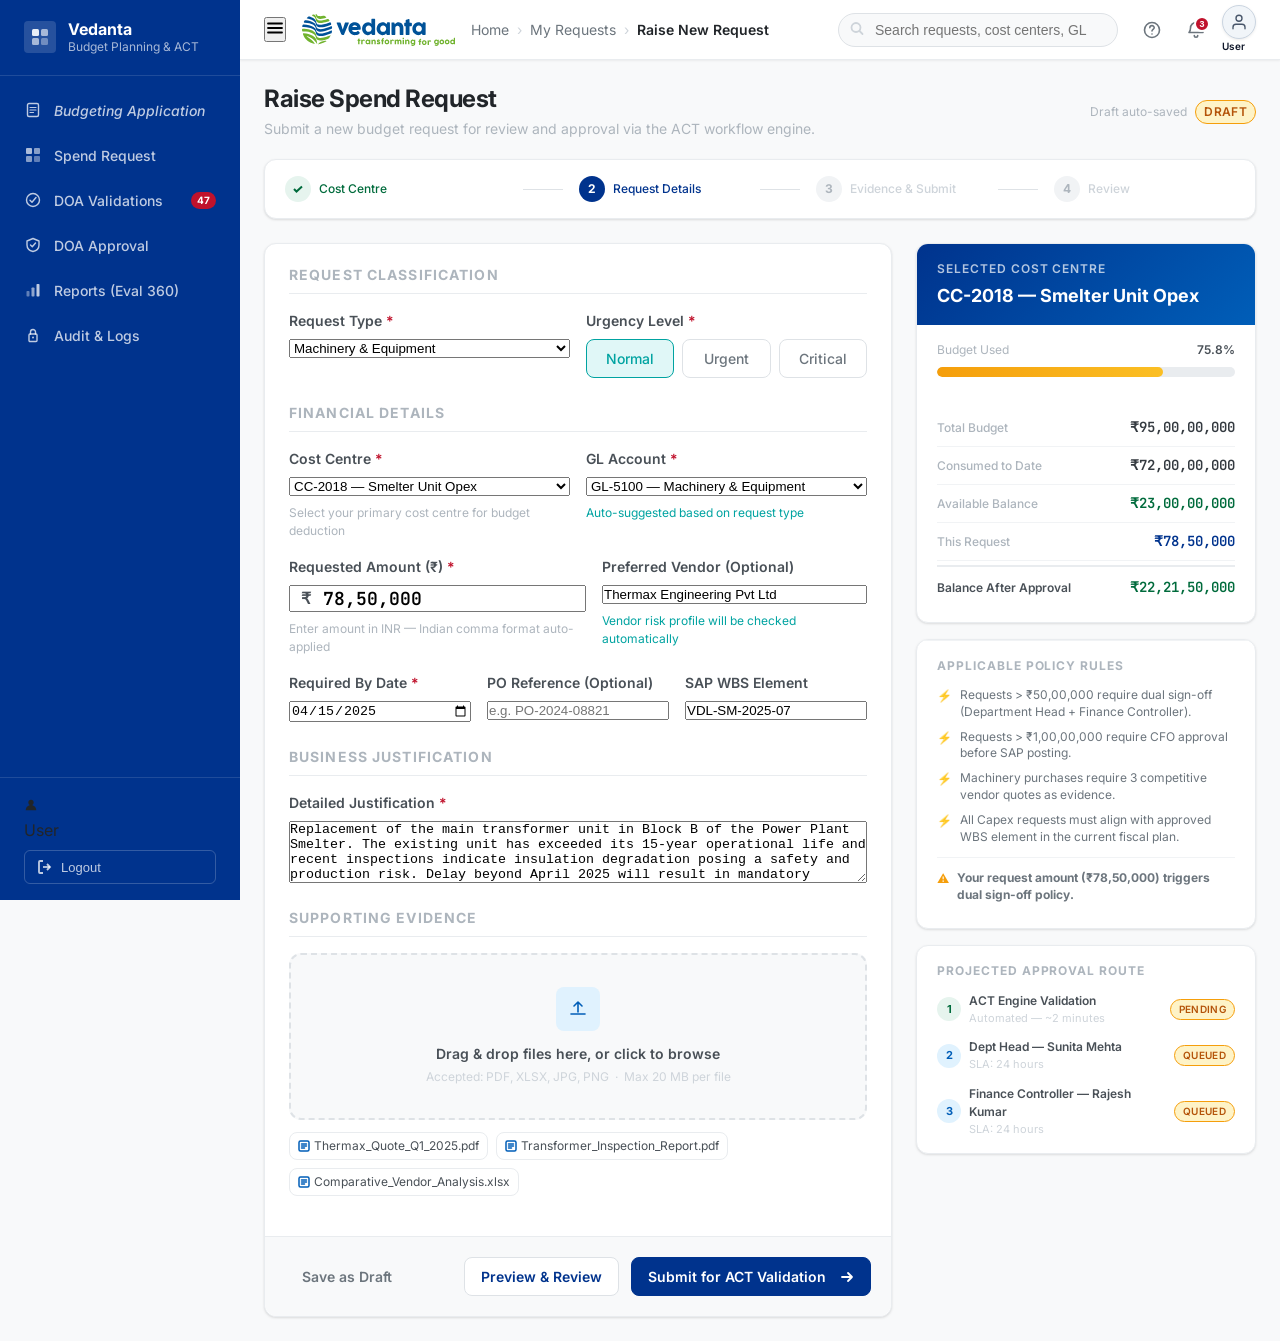
<file: screens/request-form.html>
<!DOCTYPE html>
<html lang="en">
<head>
  <meta charset="UTF-8" />
  <meta name="viewport" content="width=device-width, initial-scale=1.0" />
  <title>Raise Request — Vedanta Budget Planning &amp; ACT</title>
  <link rel="preconnect" href="https://fonts.googleapis.com" />
  <link rel="preconnect" href="https://fonts.gstatic.com" crossorigin />
  <link href="https://fonts.googleapis.com/css2?family=Inter:wght@300;400;500;600;700&family=JetBrains+Mono:wght@400;500;600;700&display=swap" rel="stylesheet" />
  <link rel="stylesheet" href="../assets/css/design-system.css" />
  <style>
    /* ── Request Form Layout ── */
    .form-layout {
      display: grid;
      grid-template-columns: 1fr 340px;
      gap: var(--space-6);
      align-items: start;
    }

    /* ── Form Steps ── */
    .form-steps {
      display: flex;
      align-items: center;
      gap: 0;
      margin-bottom: var(--space-6);
      background: var(--color-white);
      border: 1px solid var(--color-gray-200);
      border-radius: var(--radius-lg);
      padding: var(--space-4) var(--space-5);
      box-shadow: var(--shadow-sm);
    }

    .form-step {
      display: flex;
      align-items: center;
      gap: var(--space-2);
      flex: 1;
    }

    .form-step + .form-step::before {
      content: '';
      width: 40px;
      height: 1px;
      background: var(--color-gray-300);
      margin-right: var(--space-2);
    }

    .form-step-num {
      width: 26px;
      height: 26px;
      border-radius: var(--radius-full);
      display: flex;
      align-items: center;
      justify-content: center;
      font-size: var(--text-xs);
      font-weight: var(--font-bold);
      flex-shrink: 0;
    }

    .form-step.active .form-step-num {
      background: var(--color-kpmg-blue);
      color: white;
    }

    .form-step.done .form-step-num {
      background: var(--color-success-bg);
      color: var(--color-success);
    }

    .form-step.pending .form-step-num {
      background: var(--color-gray-100);
      color: var(--color-gray-500);
    }

    .form-step-label {
      font-size: var(--text-xs);
      font-weight: var(--font-medium);
    }

    .form-step.active .form-step-label  { color: var(--color-kpmg-blue); }
    .form-step.done .form-step-label    { color: var(--color-success); }
    .form-step.pending .form-step-label { color: var(--color-gray-400); }

    /* ── Form Sections ── */
    .form-section {
      margin-bottom: var(--space-6);
    }

    .form-section-title {
      font-size: var(--text-sm);
      font-weight: var(--font-bold);
      text-transform: uppercase;
      letter-spacing: 0.08em;
      color: var(--color-gray-500);
      margin-bottom: var(--space-4);
      padding-bottom: var(--space-2);
      border-bottom: 1px solid var(--color-gray-200);
    }

    .form-row {
      display: grid;
      grid-template-columns: 1fr 1fr;
      gap: var(--space-4);
      margin-bottom: var(--space-4);
    }

    .form-row.full { grid-template-columns: 1fr; }
    .form-row.thirds { grid-template-columns: 1fr 1fr 1fr; }

    /* ── Amount input ── */
    .amount-input-wrap {
      position: relative;
    }

    .amount-prefix {
      position: absolute;
      left: var(--space-3);
      top: 50%;
      transform: translateY(-50%);
      font-family: var(--font-mono);
      font-weight: var(--font-bold);
      color: var(--color-gray-700);
      font-size: var(--text-base);
      pointer-events: none;
    }

    .amount-input-wrap input {
      padding-left: 2rem;
      font-family: var(--font-mono);
      font-weight: var(--font-semibold);
      font-size: var(--text-lg);
    }

    /* ── Urgency selector ── */
    .urgency-group {
      display: flex;
      gap: var(--space-2);
    }

    .urgency-option {
      display: none;
    }

    .urgency-label {
      flex: 1;
      text-align: center;
      padding: var(--space-2) var(--space-3);
      border: 1.5px solid var(--color-gray-300);
      border-radius: var(--radius-md);
      font-size: var(--text-sm);
      font-weight: var(--font-medium);
      cursor: pointer;
      transition: all var(--transition-fast);
      color: var(--color-gray-600);
    }

    .urgency-option:checked + .urgency-label {
      border-color: var(--color-kpmg-blue);
      background: var(--color-info-bg);
      color: var(--color-kpmg-blue);
    }

    .urgency-option#urgNormal:checked + .urgency-label { border-color: var(--color-teal); background: #E0F7F7; color: var(--color-teal); }
    .urgency-option#urgUrgent:checked + .urgency-label { border-color: var(--color-warning-border); background: var(--color-warning-bg); color: var(--color-warning); }
    .urgency-option#urgCritical:checked + .urgency-label { border-color: var(--color-danger-border); background: var(--color-danger-bg); color: var(--color-danger); }

    /* ── File upload zone ── */
    .upload-zone {
      border: 2px dashed var(--color-gray-300);
      border-radius: var(--radius-lg);
      padding: var(--space-8) var(--space-5);
      text-align: center;
      cursor: pointer;
      transition: all var(--transition-base);
      background: var(--color-gray-50);
    }

    .upload-zone:hover, .upload-zone.drag-over {
      border-color: var(--color-medium-blue);
      background: var(--color-info-bg);
    }

    .upload-icon {
      width: 44px;
      height: 44px;
      border-radius: var(--radius-md);
      background: var(--color-info-bg);
      display: flex;
      align-items: center;
      justify-content: center;
      margin: 0 auto var(--space-3);
    }

    .upload-title {
      font-size: var(--text-sm);
      font-weight: var(--font-semibold);
      color: var(--color-gray-700);
      margin-bottom: var(--space-1);
    }

    .upload-sub {
      font-size: var(--text-xs);
      color: var(--color-gray-400);
    }

    .upload-files {
      display: flex;
      flex-wrap: wrap;
      gap: var(--space-2);
      margin-top: var(--space-3);
    }

    .upload-file-chip {
      display: flex;
      align-items: center;
      gap: var(--space-1);
      background: var(--color-white);
      border: 1px solid var(--color-gray-200);
      border-radius: var(--radius-md);
      padding: var(--space-1) var(--space-2);
      font-size: var(--text-xs);
      color: var(--color-gray-700);
    }

    .upload-file-chip svg { color: var(--color-medium-blue); }

    /* ── Budget Preview Sidebar ── */
    .budget-preview {
      position: sticky;
      top: calc(var(--header-height) + var(--space-4));
      display: flex;
      flex-direction: column;
      gap: var(--space-4);
    }

    .preview-card {
      background: var(--color-white);
      border-radius: var(--radius-lg);
      border: 1px solid var(--color-gray-200);
      box-shadow: var(--shadow-sm);
      overflow: hidden;
    }

    .preview-header {
      background: linear-gradient(135deg, var(--color-kpmg-blue), var(--color-medium-blue));
      padding: var(--space-4) var(--space-5);
      color: white;
    }

    .preview-header-title {
      font-size: var(--text-xs);
      font-weight: var(--font-semibold);
      text-transform: uppercase;
      letter-spacing: 0.08em;
      opacity: 0.7;
      margin-bottom: var(--space-1);
    }

    .preview-header-cc {
      font-size: var(--text-lg);
      font-weight: var(--font-bold);
    }

    .preview-body {
      padding: var(--space-4) var(--space-5);
    }

    .preview-stat {
      display: flex;
      justify-content: space-between;
      align-items: center;
      padding: var(--space-2) 0;
      border-bottom: 1px solid var(--color-gray-100);
    }

    .preview-stat:last-child { border-bottom: none; }

    .preview-stat-label {
      font-size: var(--text-xs);
      color: var(--color-gray-500);
      font-weight: var(--font-medium);
    }

    .preview-stat-value {
      font-family: var(--font-mono);
      font-size: var(--text-sm);
      font-weight: var(--font-semibold);
      color: var(--color-gray-800);
    }

    .preview-stat-value.danger { color: var(--color-danger); }
    .preview-stat-value.success { color: var(--color-success); }

    /* ── Gauge bar ── */
    .gauge-wrap {
      padding: var(--space-4) var(--space-5) var(--space-3);
    }

    .gauge-label-row {
      display: flex;
      justify-content: space-between;
      font-size: var(--text-xs);
      color: var(--color-gray-500);
      margin-bottom: var(--space-2);
    }

    .gauge-track {
      height: 10px;
      background: var(--color-gray-200);
      border-radius: var(--radius-full);
      overflow: hidden;
      margin-bottom: var(--space-1);
    }

    .gauge-fill {
      height: 100%;
      border-radius: var(--radius-full);
      transition: width 0.5s ease, background 0.3s ease;
    }

    .gauge-fill.safe   { background: linear-gradient(90deg, var(--color-teal), #00C4B4); }
    .gauge-fill.warn   { background: linear-gradient(90deg, var(--color-warning-border), #FBBF24); }
    .gauge-fill.danger { background: linear-gradient(90deg, var(--color-danger), #F87171); }

    /* ── Over Budget Warning ── */
    .over-budget-warning {
      display: none;
      margin: 0 var(--space-5) var(--space-4);
      padding: var(--space-3) var(--space-4);
      background: var(--color-danger-bg);
      border: 1px solid var(--color-danger-border);
      border-radius: var(--radius-md);
    }

    .over-budget-warning.show { display: block; }

    .over-budget-title {
      font-size: var(--text-sm);
      font-weight: var(--font-bold);
      color: var(--color-danger);
      display: flex;
      align-items: center;
      gap: var(--space-2);
      margin-bottom: var(--space-1);
    }

    .over-budget-desc {
      font-size: var(--text-xs);
      color: var(--color-danger);
      opacity: 0.85;
    }

    /* ── Policy rules ── */
    .policy-rules {
      padding: var(--space-4) var(--space-5);
      border-top: 1px solid var(--color-gray-100);
    }

    .policy-rules-title {
      font-size: var(--text-xs);
      font-weight: var(--font-bold);
      text-transform: uppercase;
      letter-spacing: 0.08em;
      color: var(--color-gray-500);
      margin-bottom: var(--space-3);
    }

    .policy-rule {
      display: flex;
      align-items: flex-start;
      gap: var(--space-2);
      font-size: var(--text-xs);
      color: var(--color-gray-600);
      margin-bottom: var(--space-2);
      line-height: 1.4;
    }

    .policy-rule-icon {
      font-size: 12px;
      flex-shrink: 0;
      margin-top: 1px;
    }

    /* ── Form actions ── */
    .form-actions {
      display: flex;
      align-items: center;
      justify-content: space-between;
      padding: var(--space-5);
      border-top: 1px solid var(--color-gray-200);
      background: var(--color-gray-50);
      border-radius: 0 0 var(--radius-lg) var(--radius-lg);
    }

    .form-actions-right {
      display: flex;
      gap: var(--space-3);
    }

    @media (max-width: 1100px) {
      .form-layout { grid-template-columns: 1fr; }
      .budget-preview { position: static; }
    }

    @media (max-width: 768px) {
      .form-row { grid-template-columns: 1fr; }
      .form-row.thirds { grid-template-columns: 1fr; }
    }
  </style>
</head>
<body>
<div class="app-shell">

  <!-- ═══════════════════ SIDEBAR ═══════════════════ -->
  <aside class="sidebar" id="sidebar" aria-label="Main navigation">
    <div class="sidebar-logo">
      <div class="sidebar-logo-mark" aria-hidden="true">
        <svg width="18" height="18" viewBox="0 0 18 18" fill="none">
          <rect x="1" y="1" width="7" height="7" rx="1.5" fill="white" opacity="0.9"/>
          <rect x="10" y="1" width="7" height="7" rx="1.5" fill="white" opacity="0.6"/>
          <rect x="1" y="10" width="7" height="7" rx="1.5" fill="white" opacity="0.6"/>
          <rect x="10" y="10" width="7" height="7" rx="1.5" fill="white" opacity="0.35"/>
        </svg>
      </div>
      <div class="sidebar-logo-text">
        <span class="sidebar-logo-brand">Vedanta</span>
        <span class="sidebar-logo-product">Budget Planning &amp; ACT</span>
      </div>
    </div>
    <nav class="sidebar-nav" role="navigation">

      <a class="nav-item" href="budgeting_application.html" data-page="budgeting_application" data-label="Budgeting Application">
        <span class="nav-item-icon" aria-hidden="true">
          <svg width="16" height="16" viewBox="0 0 16 16" fill="none">
            <rect x="2.5" y="1.5" width="11" height="13" rx="1.5" stroke="currentColor" stroke-width="1.4"/>
            <line x1="5" y1="5.5" x2="11" y2="5.5" stroke="currentColor" stroke-width="1.2" stroke-linecap="round"/>
            <line x1="5" y1="8" x2="11" y2="8" stroke="currentColor" stroke-width="1.2" stroke-linecap="round"/>
            <line x1="5" y1="10.5" x2="8.5" y2="10.5" stroke="currentColor" stroke-width="1.2" stroke-linecap="round"/>
          </svg>
        </span>
        <span class="nav-item-text"><em>Budgeting Application</em></span>
      </a>

      <a class="nav-item" href="dashboard.html" data-page="dashboard" data-label="Spend Request">
        <span class="nav-item-icon" aria-hidden="true">
          <svg width="16" height="16" viewBox="0 0 16 16" fill="none">
            <rect x="1" y="1" width="6" height="6" rx="1" fill="currentColor" opacity="0.9"/>
            <rect x="9" y="1" width="6" height="6" rx="1" fill="currentColor" opacity="0.7"/>
            <rect x="1" y="9" width="6" height="6" rx="1" fill="currentColor" opacity="0.7"/>
            <rect x="9" y="9" width="6" height="6" rx="1" fill="currentColor" opacity="0.5"/>
          </svg>
        </span>
        <span class="nav-item-text">Spend Request</span>
      </a>

      <a class="nav-item" href="approval-queue.html" data-page="approval-queue" data-label="DOA Validations">
        <span class="nav-item-icon" aria-hidden="true">
          <svg width="16" height="16" viewBox="0 0 16 16" fill="none">
            <circle cx="8" cy="8" r="6.5" stroke="currentColor" stroke-width="1.4"/>
            <path d="M5 8.2l2 2L11 5.5" stroke="currentColor" stroke-width="1.4" stroke-linecap="round" stroke-linejoin="round"/>
          </svg>
        </span>
        <span class="nav-item-text">DOA Validations</span>
        <span class="nav-item-badge">47</span>
      </a>

      <a class="nav-item" href="validation-panel.html" data-page="validation-panel" data-label="DOA Approval">
        <span class="nav-item-icon" aria-hidden="true">
          <svg width="16" height="16" viewBox="0 0 16 16" fill="none">
            <path d="M8 1.5L2 4v4c0 3.3 2.6 5.7 6 6.5C12.4 13.7 14 11.3 14 8V4L8 1.5z" stroke="currentColor" stroke-width="1.4" stroke-linejoin="round"/>
            <path d="M5.5 8l1.8 1.8L10.5 6" stroke="currentColor" stroke-width="1.4" stroke-linecap="round" stroke-linejoin="round"/>
          </svg>
        </span>
        <span class="nav-item-text">DOA Approval</span>
      </a>

      <a class="nav-item" href="analytics-dashboard.html" data-page="analytics-dashboard" data-label="Reports (Eval 360)">
        <span class="nav-item-icon" aria-hidden="true">
          <svg width="16" height="16" viewBox="0 0 16 16" fill="none">
            <rect x="1.5" y="9" width="3" height="5.5" rx="0.8" fill="currentColor" opacity="0.5"/>
            <rect x="6.5" y="5.5" width="3" height="9" rx="0.8" fill="currentColor" opacity="0.75"/>
            <rect x="11.5" y="2" width="3" height="12.5" rx="0.8" fill="currentColor"/>
          </svg>
        </span>
        <span class="nav-item-text">Reports (Eval 360)</span>
      </a>

      <a class="nav-item" href="audit-logs.html" data-page="audit-logs" data-label="Audit &amp; Logs">
        <span class="nav-item-icon" aria-hidden="true">
          <svg width="16" height="16" viewBox="0 0 16 16" fill="none">
            <rect x="4" y="7" width="8" height="7.5" rx="1" stroke="currentColor" stroke-width="1.4"/>
            <path d="M5.5 7V5a2.5 2.5 0 015 0v2" stroke="currentColor" stroke-width="1.4" stroke-linecap="round"/>
            <circle cx="8" cy="10.5" r="1" fill="currentColor"/>
          </svg>
        </span>
        <span class="nav-item-text">Audit &amp; Logs</span>
      </a>

    </nav>
    <div class="sidebar-footer">
      <div class="sidebar-user" style="pointer-events:none;cursor:default;">
        <div class="sidebar-user-avatar">
          <svg width="14" height="14" viewBox="0 0 16 16" fill="currentColor"><circle cx="8" cy="5" r="3"/><path d="M2 14c0-3.3 2.7-6 6-6s6 2.7 6 6"/></svg>
        </div>
        <div class="sidebar-user-info">
          <div class="sidebar-user-name">User</div>
        </div>
      </div>
      <button class="sidebar-logout-btn" onclick="handleLogout()" aria-label="Logout">
        <svg width="16" height="16" viewBox="0 0 16 16" fill="none" stroke="currentColor" stroke-width="1.8" aria-hidden="true">
          <path d="M6 2H3a1 1 0 0 0-1 1v10a1 1 0 0 0 1 1h3"/>
          <path d="M10 11l3-3-3-3"/>
          <path d="M13 8H6"/>
        </svg>
        Logout
      </button>
    </div>
  </aside>

  <div class="sidebar-overlay" id="sidebarOverlay"></div>

  <!-- ═══════════════════ HEADER ═══════════════════ -->
  <header class="header" id="appHeader" role="banner">
    <button class="sidebar-toggle" id="sidebarToggle" aria-label="Toggle navigation">
      <svg width="18" height="18" viewBox="0 0 18 18" fill="none" stroke="currentColor" stroke-width="1.8" stroke-linecap="round">
        <line x1="2" y1="4.5" x2="16" y2="4.5"/><line x1="2" y1="9" x2="16" y2="9"/><line x1="2" y1="13.5" x2="16" y2="13.5"/>
      </svg>
    </button>
    <img src="../VEDL.NS_BIG.svg" alt="Vedanta" class="header-logo" style="height:32px;width:auto;display:block;" />
    <nav class="header-breadcrumb" aria-label="Breadcrumb">
      <span><a href="dashboard.html" style="color:inherit;text-decoration:none;">Home</a></span>
      <span class="header-breadcrumb-separator">›</span>
      <span><a href="request-form.html" style="color:inherit;text-decoration:none;">My Requests</a></span>
      <span class="header-breadcrumb-separator">›</span>
      <span class="header-breadcrumb-current">Raise New Request</span>
    </nav>
    <div class="header-search" role="search">
      <span class="header-search-icon"><svg width="14" height="14" viewBox="0 0 14 14" fill="none" stroke="currentColor" stroke-width="1.8"><circle cx="6" cy="6" r="4.5"/><line x1="9.5" y1="9.5" x2="12.5" y2="12.5" stroke-linecap="round"/></svg></span>
      <input type="search" placeholder="Search requests, cost centers, GL accounts…" aria-label="Search" />
    </div>
    <div class="header-actions">
      <button class="header-icon-btn" aria-label="Help"><svg width="18" height="18" viewBox="0 0 18 18" fill="none" stroke="currentColor" stroke-width="1.6"><circle cx="9" cy="9" r="7.5"/><path d="M6.8 6.8a2.2 2.2 0 114.4 0c0 1.3-2.2 2-2.2 3.2" stroke-linecap="round"/><circle cx="9" cy="13" r="0.8" fill="currentColor" stroke="none"/></svg></button>
      <div style="position:relative;">
        <button class="header-icon-btn" aria-label="3 notifications">
          <svg width="18" height="18" viewBox="0 0 18 18" fill="none" stroke="currentColor" stroke-width="1.6"><path d="M9 1.5a5.5 5.5 0 00-5.5 5.5c0 3-1.5 4.5-1.5 4.5h14s-1.5-1.5-1.5-4.5A5.5 5.5 0 009 1.5z" stroke-linejoin="round"/><path d="M7.3 14.5a1.7 1.7 0 003.4 0" stroke-linecap="round"/></svg>
          <span class="notif-badge">3</span>
        </button>
      </div>
      <div class="header-user" style="flex-direction:column;align-items:center;gap:3px;cursor:default;pointer-events:none;">
        <div class="header-user-avatar" style="width:34px;height:34px;border-radius:50%;background:#F1F5F9;border:1.5px solid #CBD5E1;box-shadow:0 1px 3px rgba(0,0,0,0.08);display:flex;align-items:center;justify-content:center;color:#475569;">
          <svg width="18" height="18" viewBox="0 0 24 24" fill="none" stroke="currentColor" stroke-width="1.8" stroke-linecap="round" stroke-linejoin="round"><path d="M20 21v-2a4 4 0 0 0-4-4H8a4 4 0 0 0-4 4v2"/><circle cx="12" cy="7" r="4"/></svg>
        </div>
        <div style="font-size:10px;font-weight:600;color:#0F172A;white-space:nowrap;">User</div>
      </div>
    </div>
  </header>

  <!-- ═══════════════════ CONTENT ═══════════════════ -->
  <main class="main-content" id="mainContent" role="main">
    <div class="content-area">

      <!-- Page header -->
      <div style="display:flex;align-items:center;justify-content:space-between;margin-bottom:var(--space-5);">
        <div>
          <h1 style="font-size:var(--text-2xl);font-weight:var(--font-bold);color:var(--color-gray-900);margin:0 0 4px;">Raise Spend Request</h1>
          <p style="font-size:var(--text-sm);color:var(--color-gray-500);margin:0;">Submit a new budget request for review and approval via the ACT workflow engine.</p>
        </div>
        <div style="display:flex;gap:var(--space-2);align-items:center;">
          <span style="font-size:var(--text-xs);color:var(--color-gray-500);">Draft auto-saved</span>
          <span class="badge badge-pending">Draft</span>
        </div>
      </div>

      <!-- Progress steps -->
      <div class="form-steps" role="navigation" aria-label="Form steps">
        <div class="form-step done">
          <div class="form-step-num">
            <svg width="12" height="12" viewBox="0 0 12 12" fill="none" stroke="currentColor" stroke-width="2"><path d="M2 6l2.5 2.5L10 3.5"/></svg>
          </div>
          <div class="form-step-label">Cost Centre</div>
        </div>
        <div class="form-step active">
          <div class="form-step-num">2</div>
          <div class="form-step-label">Request Details</div>
        </div>
        <div class="form-step pending">
          <div class="form-step-num">3</div>
          <div class="form-step-label">Evidence &amp; Submit</div>
        </div>
        <div class="form-step pending">
          <div class="form-step-num">4</div>
          <div class="form-step-label">Review</div>
        </div>
      </div>

      <div class="form-layout">

        <!-- ── LEFT: Form ── -->
        <div class="card" style="padding:0;">

          <div style="padding:var(--space-5) var(--space-6) var(--space-4);">

            <!-- Section 1: Classification -->
            <div class="form-section">
              <div class="form-section-title">Request Classification</div>
              <div class="form-row">
                <div class="form-group">
                  <label class="form-label" for="reqType">Request Type <span style="color:var(--color-danger);">*</span></label>
                  <select class="form-select" id="reqType" required aria-required="true">
                    <option value="">Select request type…</option>
                    <option value="machinery" selected>Machinery &amp; Equipment</option>
                    <option value="blasting">Blasting Materials</option>
                    <option value="energy">Energy &amp; Fuel</option>
                    <option value="contractors">Contractors &amp; Labour</option>
                    <option value="maintenance">Maintenance &amp; Repairs</option>
                    <option value="it">IT &amp; Technology</option>
                    <option value="other">Other</option>
                  </select>
                </div>
                <div class="form-group">
                  <label class="form-label" for="urgency">Urgency Level <span style="color:var(--color-danger);">*</span></label>
                  <div class="urgency-group" role="radiogroup" aria-label="Urgency level">
                    <input class="urgency-option" type="radio" name="urgency" id="urgNormal" value="normal" checked />
                    <label class="urgency-label" for="urgNormal">Normal</label>
                    <input class="urgency-option" type="radio" name="urgency" id="urgUrgent" value="urgent" />
                    <label class="urgency-label" for="urgUrgent">Urgent</label>
                    <input class="urgency-option" type="radio" name="urgency" id="urgCritical" value="critical" />
                    <label class="urgency-label" for="urgCritical">Critical</label>
                  </div>
                </div>
              </div>
            </div>

            <!-- Section 2: Financial Details -->
            <div class="form-section">
              <div class="form-section-title">Financial Details</div>
              <div class="form-row">
                <div class="form-group">
                  <label class="form-label" for="costCenter">Cost Centre <span style="color:var(--color-danger);">*</span></label>
                  <select class="form-select" id="costCenter" required aria-required="true" onchange="updateBudgetPreview()">
                    <option value="">Select cost centre…</option>
                    <option value="CC-1042" data-budget="120" data-consumed="135" data-remaining="-15">CC-1042 — Mining Operations Capex</option>
                    <option value="CC-2018" data-budget="95" data-consumed="72" data-remaining="23" selected>CC-2018 — Smelter Unit Opex</option>
                    <option value="CC-3005" data-budget="80" data-consumed="61" data-remaining="19">CC-3005 — Power Plant Maintenance</option>
                    <option value="CC-4011" data-budget="110" data-consumed="88" data-remaining="22">CC-4011 — Zinc Refinery Capital</option>
                    <option value="CC-5009" data-budget="75" data-consumed="62" data-remaining="13">CC-5009 — Pit Operations</option>
                    <option value="CC-6003" data-budget="60" data-consumed="31" data-remaining="29">CC-6003 — Exploration &amp; Survey</option>
                  </select>
                  <div class="form-hint">Select your primary cost centre for budget deduction</div>
                </div>
                <div class="form-group">
                  <label class="form-label" for="glAccount">GL Account <span style="color:var(--color-danger);">*</span></label>
                  <select class="form-select" id="glAccount" required>
                    <option value="GL-5100" selected>GL-5100 — Machinery &amp; Equipment</option>
                    <option value="GL-5200">GL-5200 — Raw Materials</option>
                    <option value="GL-5300">GL-5300 — Energy &amp; Utilities</option>
                    <option value="GL-5400">GL-5400 — Contract Labour</option>
                    <option value="GL-5500">GL-5500 — Maintenance &amp; Repairs</option>
                  </select>
                  <div class="form-hint" id="glHint" style="color:var(--color-teal);">Auto-suggested based on request type</div>
                </div>
              </div>
              <div class="form-row">
                <div class="form-group">
                  <label class="form-label" for="amount">Requested Amount (₹) <span style="color:var(--color-danger);">*</span></label>
                  <div class="amount-input-wrap">
                    <span class="amount-prefix">₹</span>
                    <input class="form-input" type="text" id="amount" placeholder="0" value="78,50,000" required aria-required="true" oninput="updateBudgetPreview()" />
                  </div>
                  <div class="form-hint">Enter amount in INR — Indian comma format auto-applied</div>
                </div>
                <div class="form-group">
                  <label class="form-label" for="vendor">Preferred Vendor (Optional)</label>
                  <input class="form-input" type="text" id="vendor" placeholder="e.g. Thermax Engineering Ltd" value="Thermax Engineering Pvt Ltd" />
                  <div class="form-hint" style="color:var(--color-teal);">Vendor risk profile will be checked automatically</div>
                </div>
              </div>
              <div class="form-row thirds">
                <div class="form-group">
                  <label class="form-label" for="reqDate">Required By Date <span style="color:var(--color-danger);">*</span></label>
                  <input class="form-input" type="date" id="reqDate" value="2025-04-15" required />
                </div>
                <div class="form-group">
                  <label class="form-label" for="poRef">PO Reference (Optional)</label>
                  <input class="form-input" type="text" id="poRef" placeholder="e.g. PO-2024-08821" />
                </div>
                <div class="form-group">
                  <label class="form-label" for="sapWBS">SAP WBS Element</label>
                  <input class="form-input" type="text" id="sapWBS" placeholder="e.g. VDL-PP-2025-04" value="VDL-SM-2025-07" />
                </div>
              </div>
            </div>

            <!-- Section 3: Justification -->
            <div class="form-section">
              <div class="form-section-title">Business Justification</div>
              <div class="form-row full">
                <div class="form-group">
                  <label class="form-label" for="justification">Detailed Justification <span style="color:var(--color-danger);">*</span></label>
                  <textarea class="form-textarea" id="justification" rows="4" required aria-required="true" placeholder="Describe the business need, operational impact if not approved, and any relevant context…">Replacement of the main transformer unit in Block B of the Power Plant Smelter. The existing unit has exceeded its 15-year operational life and recent inspections indicate insulation degradation posing a safety and production risk. Delay beyond April 2025 will result in mandatory shutdown of Furnace Line 2, directly impacting ₹12 Cr per month of production output. Three competitive quotes have been obtained; Thermax Engineering offers the best value-to-lead-time ratio.</textarea>
                </div>
              </div>
            </div>

            <!-- Section 4: Evidence Upload -->
            <div class="form-section">
              <div class="form-section-title">Supporting Evidence</div>
              <div
                class="upload-zone"
                id="uploadZone"
                role="button"
                tabindex="0"
                aria-label="Upload supporting documents"
                ondragover="event.preventDefault(); this.classList.add('drag-over');"
                ondragleave="this.classList.remove('drag-over');"
                ondrop="event.preventDefault(); this.classList.remove('drag-over');"
              >
                <div class="upload-icon">
                  <svg width="20" height="20" viewBox="0 0 20 20" fill="none" stroke="var(--color-medium-blue)" stroke-width="1.6"><path d="M10 3v10M6 7l4-4 4 4" stroke-linecap="round" stroke-linejoin="round"/><path d="M3 15h14" stroke-linecap="round"/></svg>
                </div>
                <div class="upload-title">Drag &amp; drop files here, or click to browse</div>
                <div class="upload-sub">Accepted: PDF, XLSX, JPG, PNG &nbsp;·&nbsp; Max 20 MB per file</div>
                <input type="file" multiple accept=".pdf,.xlsx,.jpg,.png" style="display:none;" id="fileInput" />
              </div>
              <div class="upload-files" id="uploadedFiles">
                <div class="upload-file-chip">
                  <svg width="12" height="12" viewBox="0 0 12 12" fill="none" stroke="currentColor" stroke-width="1.5"><rect x="1" y="1" width="10" height="10" rx="1.5"/><line x1="3.5" y1="4" x2="8.5" y2="4" stroke-linecap="round"/><line x1="3.5" y1="6" x2="8.5" y2="6" stroke-linecap="round"/><line x1="3.5" y1="8" x2="6.5" y2="8" stroke-linecap="round"/></svg>
                  Thermax_Quote_Q1_2025.pdf
                </div>
                <div class="upload-file-chip">
                  <svg width="12" height="12" viewBox="0 0 12 12" fill="none" stroke="currentColor" stroke-width="1.5"><rect x="1" y="1" width="10" height="10" rx="1.5"/><line x1="3.5" y1="4" x2="8.5" y2="4" stroke-linecap="round"/><line x1="3.5" y1="6" x2="8.5" y2="6" stroke-linecap="round"/><line x1="3.5" y1="8" x2="6.5" y2="8" stroke-linecap="round"/></svg>
                  Transformer_Inspection_Report.pdf
                </div>
                <div class="upload-file-chip">
                  <svg width="12" height="12" viewBox="0 0 12 12" fill="none" stroke="currentColor" stroke-width="1.5"><rect x="1" y="1" width="10" height="10" rx="1.5"/><line x1="3.5" y1="4" x2="8.5" y2="4" stroke-linecap="round"/><line x1="3.5" y1="6" x2="8.5" y2="6" stroke-linecap="round"/><line x1="3.5" y1="8" x2="6.5" y2="8" stroke-linecap="round"/></svg>
                  Comparative_Vendor_Analysis.xlsx
                </div>
              </div>
            </div>

          </div>

          <!-- Form Actions -->
          <div class="form-actions">
            <button class="btn btn-ghost">Save as Draft</button>
            <div class="form-actions-right">
              <button class="btn btn-secondary">Preview &amp; Review</button>
              <button class="btn btn-primary" onclick="window.location.href='validation-panel.html'">
                Submit for ACT Validation
                <svg width="14" height="14" viewBox="0 0 14 14" fill="none" stroke="currentColor" stroke-width="1.8" style="margin-left:6px;" aria-hidden="true"><path d="M2 7h10M8 3l4 4-4 4" stroke-linecap="round" stroke-linejoin="round"/></svg>
              </button>
            </div>
          </div>
        </div>

        <!-- ── RIGHT: Budget Preview ── -->
        <div class="budget-preview" role="complementary" aria-label="Live budget preview">

          <!-- Budget Status Card -->
          <div class="preview-card">
            <div class="preview-header">
              <div class="preview-header-title">Selected Cost Centre</div>
              <div class="preview-header-cc" id="previewCC">CC-2018 — Smelter Unit Opex</div>
            </div>

            <div class="gauge-wrap">
              <div class="gauge-label-row">
                <span>Budget Used</span>
                <span id="previewPct" style="font-weight:600;color:var(--color-gray-700);">75.8%</span>
              </div>
              <div class="gauge-track">
                <div class="gauge-fill warn" id="gaugeFill" style="width:75.8%;" role="progressbar" aria-valuenow="75.8" aria-valuemin="0" aria-valuemax="100"></div>
              </div>
            </div>

            <div class="preview-body">
              <div class="preview-stat">
                <span class="preview-stat-label">Total Budget</span>
                <span class="preview-stat-value" id="previewTotal">₹95,00,00,000</span>
              </div>
              <div class="preview-stat">
                <span class="preview-stat-label">Consumed to Date</span>
                <span class="preview-stat-value" id="previewConsumed">₹72,00,00,000</span>
              </div>
              <div class="preview-stat">
                <span class="preview-stat-label">Available Balance</span>
                <span class="preview-stat-value success" id="previewRemaining">₹23,00,00,000</span>
              </div>
              <div class="preview-stat">
                <span class="preview-stat-label">This Request</span>
                <span class="preview-stat-value" id="previewRequest" style="color:var(--color-kpmg-blue);">₹78,50,000</span>
              </div>
              <div class="preview-stat" style="border-top:2px solid var(--color-gray-200);margin-top:4px;padding-top:10px;">
                <span class="preview-stat-label" style="font-weight:600;color:var(--color-gray-700);">Balance After Approval</span>
                <span class="preview-stat-value success" id="previewAfter">₹22,21,50,000</span>
              </div>
            </div>

            <!-- Over Budget Warning -->
            <div class="over-budget-warning" id="overBudgetWarning" role="alert">
              <div class="over-budget-title">
                <svg width="14" height="14" viewBox="0 0 14 14" fill="none" stroke="currentColor" stroke-width="1.8"><circle cx="7" cy="7" r="6"/><line x1="7" y1="4" x2="7" y2="7.5" stroke-linecap="round"/><circle cx="7" cy="10" r="0.6" fill="currentColor" stroke="none"/></svg>
                Over Budget
              </div>
              <div class="over-budget-desc" id="overBudgetDesc">This request exceeds the available balance by ₹XX. CFO approval required.</div>
            </div>

          </div>

          <!-- Policy Rules -->
          <div class="preview-card">
            <div class="policy-rules">
              <div class="policy-rules-title">Applicable Policy Rules</div>
              <div class="policy-rule">
                <span class="policy-rule-icon">⚡</span>
                Requests &gt; ₹50,00,000 require dual sign-off (Department Head + Finance Controller).
              </div>
              <div class="policy-rule">
                <span class="policy-rule-icon">⚡</span>
                Requests &gt; ₹1,00,00,000 require CFO approval before SAP posting.
              </div>
              <div class="policy-rule">
                <span class="policy-rule-icon">⚡</span>
                Machinery purchases require 3 competitive vendor quotes as evidence.
              </div>
              <div class="policy-rule">
                <span class="policy-rule-icon">⚡</span>
                All Capex requests must align with approved WBS element in the current fiscal plan.
              </div>
              <div class="policy-rule" style="margin-top:var(--space-3);padding-top:var(--space-3);border-top:1px solid var(--color-gray-100);">
                <span class="policy-rule-icon" style="color:var(--color-warning-border);">⚠</span>
                <strong>Your request amount (₹78,50,000) triggers dual sign-off policy.</strong>
              </div>
            </div>
          </div>

          <!-- Approval Route Preview -->
          <div class="preview-card">
            <div style="padding:var(--space-4) var(--space-5);">
              <div class="policy-rules-title">Projected Approval Route</div>
              <div style="display:flex;flex-direction:column;gap:var(--space-3);margin-top:var(--space-2);">
                <div style="display:flex;align-items:center;gap:var(--space-2);">
                  <div style="width:24px;height:24px;border-radius:50%;background:var(--color-success-bg);color:var(--color-success);display:flex;align-items:center;justify-content:center;font-size:11px;font-weight:700;flex-shrink:0;">1</div>
                  <div style="flex:1;">
                    <div style="font-size:var(--text-xs);font-weight:var(--font-semibold);color:var(--color-gray-700);">ACT Engine Validation</div>
                    <div style="font-size:11px;color:var(--color-gray-400);">Automated — ~2 minutes</div>
                  </div>
                  <span class="badge badge-pending" style="font-size:10px;">Pending</span>
                </div>
                <div style="display:flex;align-items:center;gap:var(--space-2);">
                  <div style="width:24px;height:24px;border-radius:50%;background:var(--color-info-bg);color:var(--color-medium-blue);display:flex;align-items:center;justify-content:center;font-size:11px;font-weight:700;flex-shrink:0;">2</div>
                  <div style="flex:1;">
                    <div style="font-size:var(--text-xs);font-weight:var(--font-semibold);color:var(--color-gray-700);">Dept Head — Sunita Mehta</div>
                    <div style="font-size:11px;color:var(--color-gray-400);">SLA: 24 hours</div>
                  </div>
                  <span class="badge badge-pending" style="font-size:10px;">Queued</span>
                </div>
                <div style="display:flex;align-items:center;gap:var(--space-2);">
                  <div style="width:24px;height:24px;border-radius:50%;background:var(--color-info-bg);color:var(--color-medium-blue);display:flex;align-items:center;justify-content:center;font-size:11px;font-weight:700;flex-shrink:0;">3</div>
                  <div style="flex:1;">
                    <div style="font-size:var(--text-xs);font-weight:var(--font-semibold);color:var(--color-gray-700);">Finance Controller — Rajesh Kumar</div>
                    <div style="font-size:11px;color:var(--color-gray-400);">SLA: 24 hours</div>
                  </div>
                  <span class="badge badge-pending" style="font-size:10px;">Queued</span>
                </div>
              </div>
            </div>
          </div>

        </div><!-- /budget-preview -->

      </div><!-- /form-layout -->

    </div><!-- /content-area -->
  </main>
</div>

<script>
  // ── Sidebar toggle ──
  document.getElementById('sidebarToggle').addEventListener('click', () => {
    document.getElementById('sidebar').classList.toggle('collapsed');
  });

  // ── Budget data per cost centre ──
  const budgetData = {
    'CC-1042': { name: 'CC-1042 — Mining Operations Capex', total: 120, consumed: 135, remaining: -15 },
    'CC-2018': { name: 'CC-2018 — Smelter Unit Opex',       total: 95,  consumed: 72,  remaining: 23  },
    'CC-3005': { name: 'CC-3005 — Power Plant Maintenance',  total: 80,  consumed: 61,  remaining: 19  },
    'CC-4011': { name: 'CC-4011 — Zinc Refinery Capital',    total: 110, consumed: 88,  remaining: 22  },
    'CC-5009': { name: 'CC-5009 — Pit Operations',           total: 75,  consumed: 62,  remaining: 13  },
    'CC-6003': { name: 'CC-6003 — Exploration & Survey',     total: 60,  consumed: 31,  remaining: 29  },
  };

  function formatINR(crore) {
    // crore is in Cr (e.g. 23 means ₹23,00,00,000)
    const paise = Math.round(crore * 1e7);
    if (paise < 0) {
      return '-₹' + formatRaw(Math.abs(paise));
    }
    return '₹' + formatRaw(paise);
  }

  function formatRaw(n) {
    const s = n.toString();
    if (s.length <= 3) return s;
    const last3 = s.slice(-3);
    const rest = s.slice(0, -3);
    const chunks = [];
    let i = rest.length;
    while (i > 0) { chunks.unshift(rest.slice(Math.max(0, i - 2), i)); i -= 2; }
    return chunks.join(',') + ',' + last3;
  }

  function parseAmount(val) {
    return parseFloat(val.replace(/[₹,\s]/g, '')) || 0;
  }

  function updateBudgetPreview() {
    const ccEl = document.getElementById('costCenter');
    const amtEl = document.getElementById('amount');
    const ccVal = ccEl.value;
    const data = budgetData[ccVal];

    if (!data) return;

    const reqRaw = parseAmount(amtEl.value); // rupees
    const reqCr  = reqRaw / 1e7;             // convert to Cr

    const afterCr = data.remaining - reqCr;
    const usedPct = Math.min(((data.consumed + reqCr) / data.total) * 100, 110).toFixed(1);
    const basePct = ((data.consumed / data.total) * 100).toFixed(1);

    document.getElementById('previewCC').textContent = data.name;
    document.getElementById('previewTotal').textContent = formatINR(data.total);
    document.getElementById('previewConsumed').textContent = formatINR(data.consumed);
    document.getElementById('previewRemaining').textContent = formatINR(data.remaining);
    document.getElementById('previewRequest').textContent = reqRaw > 0 ? '₹' + formatRaw(reqRaw) : '₹0';
    document.getElementById('previewAfter').textContent = formatINR(afterCr);
    document.getElementById('previewPct').textContent = basePct + '%';

    const fill = document.getElementById('gaugeFill');
    const displayPct = Math.min(parseFloat(basePct), 100);
    fill.style.width = displayPct + '%';

    // Over budget logic
    const warning = document.getElementById('overBudgetWarning');
    const afterEl = document.getElementById('previewAfter');
    const remainEl = document.getElementById('previewRemaining');

    if (data.remaining < 0) {
      // CC already over budget
      warning.classList.add('show');
      document.getElementById('overBudgetDesc').textContent =
        `Cost centre already exceeded by ${formatINR(Math.abs(data.remaining))}. CFO approval required.`;
      fill.className = 'gauge-fill danger';
      fill.style.width = '100%';
      remainEl.className = 'preview-stat-value danger';
    } else if (afterCr < 0) {
      warning.classList.add('show');
      document.getElementById('overBudgetDesc').textContent =
        `This request exceeds available balance by ${formatINR(Math.abs(afterCr))}. CFO approval required.`;
      fill.className = 'gauge-fill danger';
      afterEl.className = 'preview-stat-value danger';
      remainEl.className = 'preview-stat-value success';
    } else {
      warning.classList.remove('show');
      afterEl.className = 'preview-stat-value success';
      remainEl.className = 'preview-stat-value success';
      if (displayPct > 75) {
        fill.className = 'gauge-fill warn';
      } else {
        fill.className = 'gauge-fill safe';
      }
    }
  }

  // ── Request type → auto-suggest GL account ──
  const glMap = {
    'machinery':    { value: 'GL-5100', label: 'GL-5100 — Machinery & Equipment' },
    'blasting':     { value: 'GL-5200', label: 'GL-5200 — Raw Materials' },
    'energy':       { value: 'GL-5300', label: 'GL-5300 — Energy & Utilities' },
    'contractors':  { value: 'GL-5400', label: 'GL-5400 — Contract Labour' },
    'maintenance':  { value: 'GL-5500', label: 'GL-5500 — Maintenance & Repairs' },
    'it':           { value: 'GL-5500', label: 'GL-5500 — Maintenance & Repairs' },
    'other':        { value: 'GL-5500', label: 'GL-5500 — Maintenance & Repairs' },
  };

  document.getElementById('reqType').addEventListener('change', function() {
    const glEl = document.getElementById('glAccount');
    const hintEl = document.getElementById('glHint');
    const mapped = glMap[this.value];
    if (mapped) {
      glEl.value = mapped.value;
      hintEl.textContent = `Auto-suggested: ${mapped.label}`;
      hintEl.style.color = 'var(--color-teal)';
      glEl.style.transition = 'box-shadow 0.25s';
      glEl.style.boxShadow = '0 0 0 3px rgba(0,163,161,0.25)';
      setTimeout(() => { glEl.style.boxShadow = ''; }, 900);
    }
    updateBudgetPreview();
  });

  // ── Live amount formatting ──
  document.getElementById('amount').addEventListener('blur', function() {
    const raw = parseFloat(this.value.replace(/[,\s]/g, ''));
    if (!isNaN(raw)) {
      this.value = formatRaw(raw);
    }
    updateBudgetPreview();
  });

  // ── Upload zone click ──
  document.getElementById('uploadZone').addEventListener('click', () => {
    document.getElementById('fileInput').click();
  });

  // ── Init ──
  updateBudgetPreview();
</script>
<style>
.sidebar-logout-btn {
  display: flex;
  align-items: center;
  gap: 8px;
  width: 100%;
  padding: 8px 12px;
  margin-top: 8px;
  background: transparent;
  border: 1px solid rgba(255, 255, 255, 0.2);
  border-radius: 6px;
  color: rgba(255, 255, 255, 0.75);
  font-size: 13px;
  font-weight: 500;
  cursor: pointer;
  transition: background 0.15s, color 0.15s, border-color 0.15s;
}
.sidebar-logout-btn:hover {
  background: rgba(220, 53, 69, 0.2);
  border-color: rgba(220, 53, 69, 0.5);
  color: #fff;
}
</style>
<script>
function handleLogout() {
  if (confirm('Are you sure you want to logout?')) {
    window.location.href = 'login.html';
  }
}
</script>
</body>
</html>
</file>
<file: assets/css/design-system.css>
/* ============================================================
   VEDANTA BUDGET PLANNING & ACT — Design System
   KPMG Brand Guidelines Compliant
   ============================================================ */

/* ── Custom Properties ── */
:root {
  /* Brand Colors */
  --color-kpmg-blue:       #00338D;
  --color-medium-blue:     #005EB8;
  --color-light-blue:      #0091DA;
  --color-violet:          #483698;
  --color-purple:          #470A68;
  --color-light-purple:    #6D2077;
  --color-teal:            #00A3A1;

  /* Semantic Status Colors */
  --color-success:         #006B3C;
  --color-success-bg:      #E6F4EE;
  --color-success-border:  #00A651;
  --color-warning:         #B45309;
  --color-warning-bg:      #FEF3C7;
  --color-warning-border:  #F59E0B;
  --color-danger:          #C0122C;
  --color-danger-bg:       #FEE2E2;
  --color-danger-border:   #EF4444;
  --color-info:            #0091DA;
  --color-info-bg:         #E0F2FE;
  --color-info-border:     #38BDF8;

  /* Neutral Palette */
  --color-white:           #FFFFFF;
  --color-gray-50:         #F8F9FA;
  --color-gray-100:        #F1F3F5;
  --color-gray-200:        #E9ECEF;
  --color-gray-300:        #DEE2E6;
  --color-gray-400:        #CED4DA;
  --color-gray-500:        #ADB5BD;
  --color-gray-600:        #6C757D;
  --color-gray-700:        #495057;
  --color-gray-800:        #343A40;
  --color-gray-900:        #212529;

  /* Typography */
  --font-primary:          'Inter', 'Arial', sans-serif;
  --font-mono:             'JetBrains Mono', 'Courier New', monospace;

  --text-xs:               0.75rem;    /* 12px */
  --text-sm:               0.875rem;   /* 14px */
  --text-base:             1rem;       /* 16px */
  --text-lg:               1.125rem;   /* 18px */
  --text-xl:               1.25rem;    /* 20px */
  --text-2xl:              1.5rem;     /* 24px */
  --text-3xl:              1.875rem;   /* 30px */
  --text-4xl:              2.25rem;    /* 36px */

  --font-light:            300;
  --font-regular:          400;
  --font-medium:           500;
  --font-semibold:         600;
  --font-bold:             700;

  /* Spacing Scale (4px base) */
  --space-1:               0.25rem;    /* 4px */
  --space-2:               0.5rem;     /* 8px */
  --space-3:               0.75rem;    /* 12px */
  --space-4:               1rem;       /* 16px */
  --space-5:               1.25rem;    /* 20px */
  --space-6:               1.5rem;     /* 24px */
  --space-8:               2rem;       /* 32px */
  --space-10:              2.5rem;     /* 40px */
  --space-12:              3rem;       /* 48px */
  --space-16:              4rem;       /* 64px */

  /* Border Radius */
  --radius-sm:             4px;
  --radius-md:             8px;
  --radius-lg:             12px;
  --radius-xl:             16px;
  --radius-full:           9999px;

  /* Shadows */
  --shadow-xs:             0 1px 2px rgba(0, 0, 0, 0.06);
  --shadow-sm:             0 1px 3px rgba(0, 0, 0, 0.08), 0 1px 2px rgba(0, 0, 0, 0.05);
  --shadow-md:             0 4px 6px rgba(0, 0, 0, 0.07), 0 2px 4px rgba(0, 0, 0, 0.05);
  --shadow-lg:             0 10px 15px rgba(0, 0, 0, 0.08), 0 4px 6px rgba(0, 0, 0, 0.05);
  --shadow-xl:             0 20px 25px rgba(0, 0, 0, 0.10), 0 8px 10px rgba(0, 0, 0, 0.05);

  /* Layout */
  --sidebar-width:         240px;
  --sidebar-collapsed:     64px;
  --header-height:         60px;
  --content-max-width:     1400px;

  /* Transitions */
  --transition-fast:       150ms ease;
  --transition-base:       200ms ease;
  --transition-slow:       300ms ease;
}

/* ── Reset & Base ── */
*, *::before, *::after {
  box-sizing: border-box;
  margin: 0;
  padding: 0;
}

html {
  font-size: 16px;
  -webkit-text-size-adjust: 100%;
}

body {
  font-family: var(--font-primary);
  font-size: var(--text-base);
  font-weight: var(--font-regular);
  line-height: 1.5;
  color: var(--color-gray-900);
  background-color: var(--color-gray-50);
  -webkit-font-smoothing: antialiased;
  -moz-osx-font-smoothing: grayscale;
}

/* ── Typography ── */
h1, h2, h3, h4, h5, h6 {
  font-family: var(--font-primary);
  font-weight: var(--font-bold);
  line-height: 1.25;
  color: var(--color-gray-900);
}

h1 { font-size: var(--text-4xl); letter-spacing: -0.02em; }
h2 { font-size: var(--text-3xl); letter-spacing: -0.015em; }
h3 { font-size: var(--text-2xl); letter-spacing: -0.01em; }
h4 { font-size: var(--text-xl); }
h5 { font-size: var(--text-lg); }
h6 { font-size: var(--text-base); }

.text-display {
  font-size: var(--text-4xl);
  font-weight: var(--font-bold);
  letter-spacing: -0.02em;
  color: var(--color-kpmg-blue);
}

.text-headline {
  font-size: var(--text-2xl);
  font-weight: var(--font-semibold);
  color: var(--color-kpmg-blue);
}

.text-subheading {
  font-size: var(--text-lg);
  font-weight: var(--font-medium);
  color: var(--color-gray-700);
}

.text-body { font-size: var(--text-base); color: var(--color-gray-700); }
.text-sm   { font-size: var(--text-sm);   color: var(--color-gray-600); }
.text-xs   { font-size: var(--text-xs);   color: var(--color-gray-500); }
.text-caption { font-size: var(--text-xs); font-weight: var(--font-medium); text-transform: uppercase; letter-spacing: 0.06em; color: var(--color-gray-500); }

/* Financial / Numeric Typography */
.text-number {
  font-family: var(--font-mono);
  font-size: var(--text-base);
  font-weight: var(--font-medium);
  font-variant-numeric: tabular-nums;
  color: var(--color-gray-900);
}

.text-number-lg {
  font-family: var(--font-mono);
  font-size: var(--text-2xl);
  font-weight: var(--font-bold);
  font-variant-numeric: tabular-nums;
  color: var(--color-gray-900);
}

.text-number-xl {
  font-family: var(--font-mono);
  font-size: var(--text-3xl);
  font-weight: var(--font-bold);
  font-variant-numeric: tabular-nums;
  color: var(--color-kpmg-blue);
}

.amount-positive { color: var(--color-success); }
.amount-negative { color: var(--color-danger); }
.amount-warning  { color: var(--color-warning); }

/* ── Status Badges ── */
.badge {
  display: inline-flex;
  align-items: center;
  gap: var(--space-1);
  padding: 2px var(--space-2);
  border-radius: var(--radius-full);
  font-size: var(--text-xs);
  font-weight: var(--font-semibold);
  letter-spacing: 0.03em;
  text-transform: uppercase;
  white-space: nowrap;
  border: 1px solid transparent;
}

.badge-dot {
  width: 6px;
  height: 6px;
  border-radius: 50%;
  flex-shrink: 0;
}

.badge-approved {
  background-color: var(--color-success-bg);
  color: var(--color-success);
  border-color: var(--color-success-border);
}
.badge-approved .badge-dot { background-color: var(--color-success); }

.badge-pending {
  background-color: var(--color-warning-bg);
  color: var(--color-warning);
  border-color: var(--color-warning-border);
}
.badge-pending .badge-dot { background-color: var(--color-warning); }

.badge-rejected {
  background-color: var(--color-danger-bg);
  color: var(--color-danger);
  border-color: var(--color-danger-border);
}
.badge-rejected .badge-dot { background-color: var(--color-danger); }

.badge-at-risk {
  background-color: #FFF7ED;
  color: #C2410C;
  border-color: #FB923C;
}
.badge-at-risk .badge-dot { background-color: #C2410C; }

.badge-violation {
  background-color: #FDF4FF;
  color: var(--color-light-purple);
  border-color: var(--color-light-purple);
}
.badge-violation .badge-dot { background-color: var(--color-light-purple); }

.badge-info {
  background-color: var(--color-info-bg);
  color: var(--color-medium-blue);
  border-color: var(--color-info-border);
}

.badge-neutral {
  background-color: var(--color-gray-100);
  color: var(--color-gray-600);
  border-color: var(--color-gray-300);
}

/* Risk Level Badges (larger) */
.risk-badge {
  display: inline-flex;
  align-items: center;
  gap: var(--space-2);
  padding: var(--space-1) var(--space-3);
  border-radius: var(--radius-md);
  font-size: var(--text-sm);
  font-weight: var(--font-semibold);
}

.risk-low      { background: var(--color-success-bg); color: var(--color-success); }
.risk-medium   { background: var(--color-warning-bg); color: var(--color-warning); }
.risk-high     { background: var(--color-danger-bg);  color: var(--color-danger); }
.risk-critical { background: #1a0010; color: #FF6B8A; }

/* ── Card Components ── */
.card {
  background: var(--color-white);
  border: 1px solid var(--color-gray-200);
  border-radius: var(--radius-lg);
  box-shadow: var(--shadow-sm);
  overflow: hidden;
}

.card-header {
  padding: var(--space-4) var(--space-6);
  border-bottom: 1px solid var(--color-gray-200);
  display: flex;
  align-items: center;
  justify-content: space-between;
  background: var(--color-white);
}

.card-header-title {
  font-size: var(--text-base);
  font-weight: var(--font-semibold);
  color: var(--color-gray-900);
}

.card-body {
  padding: var(--space-6);
}

.card-footer {
  padding: var(--space-4) var(--space-6);
  border-top: 1px solid var(--color-gray-200);
  background: var(--color-gray-50);
  display: flex;
  align-items: center;
  justify-content: flex-end;
  gap: var(--space-3);
}

/* KPI Card */
.card-kpi {
  background: var(--color-white);
  border: 1px solid var(--color-gray-200);
  border-radius: var(--radius-lg);
  padding: var(--space-6);
  box-shadow: var(--shadow-sm);
  position: relative;
  overflow: hidden;
  transition: box-shadow var(--transition-base), transform var(--transition-base);
}

.card-kpi:hover {
  box-shadow: var(--shadow-md);
  transform: translateY(-1px);
  cursor: pointer;
}

.card-kpi::before {
  content: '';
  position: absolute;
  top: 0;
  left: 0;
  width: 4px;
  height: 100%;
  background: var(--color-kpmg-blue);
}

.card-kpi.kpi-success::before { background: var(--color-success-border); }
.card-kpi.kpi-warning::before { background: var(--color-warning-border); }
.card-kpi.kpi-danger::before  { background: var(--color-danger-border); }
.card-kpi.kpi-info::before    { background: var(--color-light-blue); }

.card-kpi-label {
  font-size: var(--text-xs);
  font-weight: var(--font-semibold);
  text-transform: uppercase;
  letter-spacing: 0.06em;
  color: var(--color-gray-500);
  margin-bottom: var(--space-2);
}

.card-kpi-value {
  font-family: var(--font-mono);
  font-size: var(--text-2xl);
  font-weight: var(--font-bold);
  color: var(--color-gray-900);
  font-variant-numeric: tabular-nums;
  line-height: 1.2;
  margin-bottom: var(--space-2);
}

.card-kpi-delta {
  font-size: var(--text-xs);
  font-weight: var(--font-medium);
  display: flex;
  align-items: center;
  gap: var(--space-1);
}

.card-kpi-icon {
  position: absolute;
  top: var(--space-4);
  right: var(--space-5);
  width: 40px;
  height: 40px;
  border-radius: var(--radius-md);
  display: flex;
  align-items: center;
  justify-content: center;
  font-size: 18px;
  background: var(--color-gray-100);
}

/* ── Data Table ── */
.table-container {
  width: 100%;
  overflow-x: auto;
  border-radius: var(--radius-lg);
  border: 1px solid var(--color-gray-200);
  box-shadow: var(--shadow-sm);
}

.data-table {
  width: 100%;
  border-collapse: collapse;
  background: var(--color-white);
  font-size: var(--text-sm);
}

.data-table thead {
  background: var(--color-gray-50);
  border-bottom: 2px solid var(--color-gray-200);
}

.data-table thead th {
  padding: var(--space-3) var(--space-4);
  text-align: left;
  font-size: var(--text-xs);
  font-weight: var(--font-semibold);
  text-transform: uppercase;
  letter-spacing: 0.06em;
  color: var(--color-gray-600);
  white-space: nowrap;
  user-select: none;
}

.data-table thead th.sortable {
  cursor: pointer;
}

.data-table thead th.sortable:hover {
  color: var(--color-kpmg-blue);
  background: var(--color-gray-100);
}

.data-table thead th .sort-icon {
  display: inline-block;
  margin-left: var(--space-1);
  opacity: 0.4;
}

.data-table thead th.sort-asc .sort-icon,
.data-table thead th.sort-desc .sort-icon {
  opacity: 1;
  color: var(--color-kpmg-blue);
}

.data-table tbody tr {
  border-bottom: 1px solid var(--color-gray-100);
  transition: background var(--transition-fast);
}

.data-table tbody tr:last-child {
  border-bottom: none;
}

.data-table tbody tr:hover {
  background: #EFF6FF;
}

.data-table tbody tr.row-clickable {
  cursor: pointer;
}

.data-table tbody tr.row-flagged {
  background: #FFF5F5;
}

.data-table tbody tr.row-flagged:hover {
  background: #FEE2E2;
}

.data-table tbody td {
  padding: var(--space-3) var(--space-4);
  color: var(--color-gray-800);
  vertical-align: middle;
}

.data-table td.td-number {
  font-family: var(--font-mono);
  font-variant-numeric: tabular-nums;
  text-align: right;
}

.data-table td.td-amount {
  font-family: var(--font-mono);
  font-variant-numeric: tabular-nums;
  font-weight: var(--font-semibold);
  text-align: right;
}

/* ── Buttons ── */
.btn {
  display: inline-flex;
  align-items: center;
  justify-content: center;
  gap: var(--space-2);
  padding: var(--space-2) var(--space-4);
  border-radius: var(--radius-md);
  font-size: var(--text-sm);
  font-weight: var(--font-semibold);
  font-family: var(--font-primary);
  line-height: 1.5;
  cursor: pointer;
  border: 1px solid transparent;
  transition: all var(--transition-base);
  white-space: nowrap;
  text-decoration: none;
  outline: none;
}

.btn:focus-visible {
  outline: 2px solid var(--color-light-blue);
  outline-offset: 2px;
}

.btn:disabled {
  opacity: 0.5;
  cursor: not-allowed;
  pointer-events: none;
}

.btn-sm {
  padding: var(--space-1) var(--space-3);
  font-size: var(--text-xs);
}

.btn-lg {
  padding: var(--space-3) var(--space-6);
  font-size: var(--text-base);
}

.btn-primary {
  background: var(--color-kpmg-blue);
  color: var(--color-white);
  border-color: var(--color-kpmg-blue);
}
.btn-primary:hover {
  background: var(--color-medium-blue);
  border-color: var(--color-medium-blue);
  box-shadow: var(--shadow-md);
}

.btn-secondary {
  background: var(--color-white);
  color: var(--color-kpmg-blue);
  border-color: var(--color-gray-300);
}
.btn-secondary:hover {
  background: var(--color-gray-50);
  border-color: var(--color-medium-blue);
  color: var(--color-medium-blue);
}

.btn-approve {
  background: var(--color-success);
  color: var(--color-white);
  border-color: var(--color-success);
}
.btn-approve:hover {
  background: #005530;
  box-shadow: var(--shadow-md);
}

.btn-reject {
  background: var(--color-danger);
  color: var(--color-white);
  border-color: var(--color-danger);
}
.btn-reject:hover {
  background: #9B0E23;
  box-shadow: var(--shadow-md);
}

.btn-escalate {
  background: var(--color-warning-bg);
  color: var(--color-warning);
  border-color: var(--color-warning-border);
}
.btn-escalate:hover {
  background: #FDE68A;
  box-shadow: var(--shadow-sm);
}

.btn-whatif {
  background: var(--color-info-bg);
  color: var(--color-medium-blue);
  border-color: var(--color-info-border);
}
.btn-whatif:hover {
  background: #BAE6FD;
  box-shadow: var(--shadow-sm);
}

.btn-ghost {
  background: transparent;
  color: var(--color-gray-600);
  border-color: transparent;
}
.btn-ghost:hover {
  background: var(--color-gray-100);
  color: var(--color-gray-900);
}

.btn-icon {
  width: 32px;
  height: 32px;
  padding: 0;
  border-radius: var(--radius-md);
}

/* ── Sidebar Navigation ── */
.sidebar {
  width: var(--sidebar-width);
  height: 100vh;
  background: var(--color-kpmg-blue);
  display: flex;
  flex-direction: column;
  position: fixed;
  left: 0;
  top: 0;
  z-index: 100;
  transition: width var(--transition-slow);
  overflow: hidden;
}

.sidebar.collapsed {
  width: var(--sidebar-collapsed);
}

.sidebar-logo {
  padding: var(--space-5) var(--space-6);
  border-bottom: 1px solid rgba(255, 255, 255, 0.12);
  display: flex;
  align-items: center;
  gap: var(--space-3);
  min-height: var(--header-height);
}

.sidebar-logo-mark {
  font-size: var(--text-xl);
  font-weight: var(--font-bold);
  color: var(--color-white);
  background: rgba(255, 255, 255, 0.15);
  width: 32px;
  height: 32px;
  border-radius: var(--radius-sm);
  display: flex;
  align-items: center;
  justify-content: center;
  flex-shrink: 0;
  letter-spacing: -0.05em;
  font-size: var(--text-sm);
}

.sidebar-logo-text {
  display: flex;
  flex-direction: column;
  overflow: hidden;
  white-space: nowrap;
}

.sidebar-logo-brand {
  font-size: var(--text-base);
  font-weight: var(--font-bold);
  color: var(--color-white);
  line-height: 1.2;
}

.sidebar-logo-product {
  font-size: var(--text-xs);
  color: rgba(255, 255, 255, 0.65);
  line-height: 1.3;
}

.sidebar-nav {
  flex: 1;
  overflow-y: auto;
  padding: var(--space-3) 0;
}

.sidebar-nav::-webkit-scrollbar { width: 4px; }
.sidebar-nav::-webkit-scrollbar-thumb { background: rgba(255,255,255,0.2); border-radius: 2px; }

.sidebar-section-label {
  padding: var(--space-4) var(--space-6) var(--space-2);
  font-size: 10px;
  font-weight: var(--font-semibold);
  text-transform: uppercase;
  letter-spacing: 0.1em;
  color: rgba(255, 255, 255, 0.45);
  white-space: nowrap;
}

.collapsed .sidebar-section-label { opacity: 0; }

.nav-item {
  display: flex;
  align-items: center;
  gap: var(--space-3);
  padding: var(--space-3) var(--space-6);
  color: rgba(255, 255, 255, 0.75);
  text-decoration: none;
  font-size: var(--text-sm);
  font-weight: var(--font-medium);
  transition: all var(--transition-fast);
  white-space: nowrap;
  position: relative;
  cursor: pointer;
  border: none;
  background: transparent;
  width: 100%;
  text-align: left;
}

.nav-item:hover {
  background: rgba(255, 255, 255, 0.08);
  color: var(--color-white);
}

.nav-item.active {
  background: rgba(255, 255, 255, 0.15);
  color: var(--color-white);
  font-weight: var(--font-semibold);
}

.nav-item.active::before {
  content: '';
  position: absolute;
  left: 0;
  top: 0;
  bottom: 0;
  width: 3px;
  background: var(--color-light-blue);
  border-radius: 0 2px 2px 0;
}

.nav-item-icon {
  width: 18px;
  height: 18px;
  flex-shrink: 0;
  display: flex;
  align-items: center;
  justify-content: center;
  font-size: 16px;
}

.nav-item-text {
  overflow: hidden;
  text-overflow: ellipsis;
  transition: opacity var(--transition-slow);
}

.collapsed .nav-item-text { opacity: 0; width: 0; }

.nav-item-badge {
  margin-left: auto;
  background: var(--color-danger);
  color: white;
  font-size: 10px;
  font-weight: var(--font-bold);
  padding: 1px 6px;
  border-radius: var(--radius-full);
  min-width: 18px;
  text-align: center;
}

.collapsed .nav-item-badge { display: none; }

.sidebar-footer {
  padding: var(--space-4) var(--space-6);
  border-top: 1px solid rgba(255, 255, 255, 0.12);
}

/* ── Top Header Bar ── */
.header {
  height: var(--header-height);
  background: var(--color-white);
  border-bottom: 1px solid var(--color-gray-200);
  display: flex;
  align-items: center;
  padding: 0 var(--space-6);
  gap: var(--space-4);
  position: fixed;
  top: 0;
  right: 0;
  left: var(--sidebar-width);
  z-index: 90;
  box-shadow: var(--shadow-xs);
  transition: left var(--transition-slow);
}

.header.sidebar-collapsed-offset {
  left: var(--sidebar-collapsed);
}

.header-breadcrumb {
  display: flex;
  align-items: center;
  gap: var(--space-2);
  font-size: var(--text-sm);
  color: var(--color-gray-600);
  flex: 1;
}

.header-breadcrumb-separator {
  color: var(--color-gray-400);
}

.header-breadcrumb-current {
  font-weight: var(--font-semibold);
  color: var(--color-gray-900);
}

.header-search {
  position: relative;
  width: 280px;
}

.header-search input {
  width: 100%;
  padding: var(--space-2) var(--space-4) var(--space-2) 36px;
  border: 1px solid var(--color-gray-300);
  border-radius: var(--radius-full);
  font-size: var(--text-sm);
  background: var(--color-gray-50);
  color: var(--color-gray-900);
  transition: all var(--transition-base);
}

.header-search input:focus {
  outline: none;
  border-color: var(--color-light-blue);
  background: var(--color-white);
  box-shadow: 0 0 0 3px rgba(0, 145, 218, 0.12);
}

.header-search-icon {
  position: absolute;
  left: 12px;
  top: 50%;
  transform: translateY(-50%);
  color: var(--color-gray-400);
  font-size: 14px;
}

.header-actions {
  display: flex;
  align-items: center;
  gap: var(--space-2);
}

.header-icon-btn {
  width: 36px;
  height: 36px;
  border-radius: var(--radius-md);
  display: flex;
  align-items: center;
  justify-content: center;
  color: var(--color-gray-600);
  background: transparent;
  border: none;
  cursor: pointer;
  position: relative;
  font-size: 18px;
  transition: background var(--transition-fast);
}

.header-icon-btn:hover {
  background: var(--color-gray-100);
  color: var(--color-gray-900);
}

.notif-badge {
  position: absolute;
  top: 4px;
  right: 4px;
  width: 16px;
  height: 16px;
  background: var(--color-danger);
  color: white;
  font-size: 9px;
  font-weight: var(--font-bold);
  border-radius: 50%;
  display: flex;
  align-items: center;
  justify-content: center;
  border: 2px solid white;
}

.user-avatar {
  width: 36px;
  height: 36px;
  border-radius: var(--radius-full);
  background: var(--color-kpmg-blue);
  color: white;
  display: flex;
  align-items: center;
  justify-content: center;
  font-size: var(--text-sm);
  font-weight: var(--font-bold);
  cursor: pointer;
  flex-shrink: 0;
}

.user-info {
  display: flex;
  flex-direction: column;
  cursor: pointer;
}

.user-info-name {
  font-size: var(--text-sm);
  font-weight: var(--font-semibold);
  color: var(--color-gray-900);
  line-height: 1.2;
}

.user-info-role {
  font-size: var(--text-xs);
  color: var(--color-gray-500);
}

/* ── App Shell Layout ── */
.app-shell {
  display: flex;
  min-height: 100vh;
}

.main-content {
  margin-left: var(--sidebar-width);
  margin-top: var(--header-height);
  flex: 1;
  min-width: 0;
  transition: margin-left var(--transition-slow);
}

.main-content.sidebar-collapsed-offset {
  margin-left: var(--sidebar-collapsed);
}

.content-area {
  padding: var(--space-6);
  max-width: var(--content-max-width);
}

.page-header {
  margin-bottom: var(--space-6);
}

.page-title {
  font-size: var(--text-2xl);
  font-weight: var(--font-bold);
  color: var(--color-gray-900);
  line-height: 1.2;
}

.page-subtitle {
  font-size: var(--text-sm);
  color: var(--color-gray-500);
  margin-top: var(--space-1);
}

/* ── Grid Utilities ── */
.grid { display: grid; gap: var(--space-4); }
.grid-2 { grid-template-columns: repeat(2, 1fr); }
.grid-3 { grid-template-columns: repeat(3, 1fr); }
.grid-4 { grid-template-columns: repeat(4, 1fr); }
.grid-5 { grid-template-columns: repeat(5, 1fr); }

.flex        { display: flex; }
.flex-col    { flex-direction: column; }
.flex-wrap   { flex-wrap: wrap; }
.items-center { align-items: center; }
.items-start  { align-items: flex-start; }
.justify-between { justify-content: space-between; }
.justify-end     { justify-content: flex-end; }
.gap-2 { gap: var(--space-2); }
.gap-3 { gap: var(--space-3); }
.gap-4 { gap: var(--space-4); }
.gap-6 { gap: var(--space-6); }
.flex-1 { flex: 1; }
.min-w-0 { min-width: 0; }

/* ── Form Elements ── */
.form-group {
  display: flex;
  flex-direction: column;
  gap: var(--space-2);
}

.form-label {
  font-size: var(--text-sm);
  font-weight: var(--font-semibold);
  color: var(--color-gray-700);
}

.form-label-required::after {
  content: ' *';
  color: var(--color-danger);
}

.form-hint {
  font-size: var(--text-xs);
  color: var(--color-gray-500);
}

.form-control {
  width: 100%;
  padding: var(--space-2) var(--space-3);
  border: 1px solid var(--color-gray-300);
  border-radius: var(--radius-md);
  font-size: var(--text-sm);
  font-family: var(--font-primary);
  color: var(--color-gray-900);
  background: var(--color-white);
  transition: border-color var(--transition-base), box-shadow var(--transition-base);
  line-height: 1.5;
}

.form-control:focus {
  outline: none;
  border-color: var(--color-medium-blue);
  box-shadow: 0 0 0 3px rgba(0, 94, 184, 0.12);
}

.form-control:hover:not(:focus) {
  border-color: var(--color-gray-400);
}

.form-control.error {
  border-color: var(--color-danger);
  box-shadow: 0 0 0 3px rgba(192, 18, 44, 0.1);
}

.form-control.success {
  border-color: var(--color-success-border);
}

select.form-control {
  appearance: none;
  background-image: url("data:image/svg+xml,%3Csvg xmlns='http://www.w3.org/2000/svg' width='16' height='16' viewBox='0 0 24 24' fill='none' stroke='%236C757D' stroke-width='2'%3E%3Cpolyline points='6 9 12 15 18 9'%3E%3C/polyline%3E%3C/svg%3E");
  background-repeat: no-repeat;
  background-position: right 10px center;
  padding-right: 36px;
  cursor: pointer;
}

textarea.form-control {
  resize: vertical;
  min-height: 100px;
}

.input-group {
  display: flex;
  align-items: stretch;
}

.input-group-prefix {
  display: flex;
  align-items: center;
  padding: 0 var(--space-3);
  background: var(--color-gray-100);
  border: 1px solid var(--color-gray-300);
  border-right: none;
  border-radius: var(--radius-md) 0 0 var(--radius-md);
  font-size: var(--text-sm);
  font-weight: var(--font-semibold);
  color: var(--color-gray-600);
  white-space: nowrap;
}

.input-group .form-control {
  border-radius: 0 var(--radius-md) var(--radius-md) 0;
}

.form-error {
  font-size: var(--text-xs);
  color: var(--color-danger);
  display: flex;
  align-items: center;
  gap: var(--space-1);
}

/* File Upload Drop Zone */
.file-dropzone {
  border: 2px dashed var(--color-gray-300);
  border-radius: var(--radius-lg);
  padding: var(--space-8) var(--space-6);
  text-align: center;
  background: var(--color-gray-50);
  transition: all var(--transition-base);
  cursor: pointer;
}

.file-dropzone:hover,
.file-dropzone.dragging {
  border-color: var(--color-medium-blue);
  background: var(--color-info-bg);
}

.file-dropzone-icon {
  font-size: 32px;
  margin-bottom: var(--space-3);
  color: var(--color-gray-400);
}

.file-dropzone-text {
  font-size: var(--text-sm);
  color: var(--color-gray-600);
}

.file-dropzone-hint {
  font-size: var(--text-xs);
  color: var(--color-gray-400);
  margin-top: var(--space-1);
}

/* ── Alert / Notification Banners ── */
.alert {
  display: flex;
  align-items: flex-start;
  gap: var(--space-3);
  padding: var(--space-4);
  border-radius: var(--radius-md);
  border: 1px solid transparent;
  font-size: var(--text-sm);
}

.alert-icon {
  font-size: 18px;
  flex-shrink: 0;
  margin-top: 1px;
}

.alert-content { flex: 1; }
.alert-title   { font-weight: var(--font-semibold); margin-bottom: var(--space-1); }
.alert-message { color: inherit; opacity: 0.85; line-height: 1.5; }

.alert-success {
  background: var(--color-success-bg);
  border-color: var(--color-success-border);
  color: var(--color-success);
}

.alert-warning {
  background: var(--color-warning-bg);
  border-color: var(--color-warning-border);
  color: var(--color-warning);
}

.alert-danger {
  background: var(--color-danger-bg);
  border-color: var(--color-danger-border);
  color: var(--color-danger);
}

.alert-info {
  background: var(--color-info-bg);
  border-color: var(--color-info-border);
  color: var(--color-medium-blue);
}

.alert-dismiss {
  background: transparent;
  border: none;
  cursor: pointer;
  color: inherit;
  opacity: 0.6;
  font-size: 16px;
  padding: 0;
  margin-left: var(--space-2);
}

.alert-dismiss:hover { opacity: 1; }

/* ── Progress / Budget Gauges ── */
.progress-bar {
  width: 100%;
  height: 8px;
  background: var(--color-gray-200);
  border-radius: var(--radius-full);
  overflow: hidden;
}

.progress-fill {
  height: 100%;
  border-radius: var(--radius-full);
  background: var(--color-medium-blue);
  transition: width var(--transition-slow);
}

.progress-fill.safe     { background: var(--color-success-border); }
.progress-fill.warning  { background: var(--color-warning-border); }
.progress-fill.danger   { background: var(--color-danger-border); }

/* ── Chart Containers ── */
.chart-container {
  position: relative;
  width: 100%;
}

.chart-title {
  font-size: var(--text-sm);
  font-weight: var(--font-semibold);
  color: var(--color-gray-700);
  margin-bottom: var(--space-4);
}

.chart-legend {
  display: flex;
  align-items: center;
  gap: var(--space-4);
  flex-wrap: wrap;
  margin-top: var(--space-3);
}

.legend-item {
  display: flex;
  align-items: center;
  gap: var(--space-2);
  font-size: var(--text-xs);
  color: var(--color-gray-600);
}

.legend-dot {
  width: 10px;
  height: 10px;
  border-radius: 50%;
  flex-shrink: 0;
}

/* Chart Color Palette */
.chart-color-1 { background: var(--color-kpmg-blue); }
.chart-color-2 { background: var(--color-light-blue); }
.chart-color-3 { background: var(--color-teal); }
.chart-color-4 { background: var(--color-violet); }
.chart-color-5 { background: var(--color-light-purple); }

/* ── Dividers ── */
.divider {
  border: none;
  border-top: 1px solid var(--color-gray-200);
  margin: var(--space-4) 0;
}

/* ── Spacing Utilities ── */
.mt-2 { margin-top: var(--space-2); }
.mt-4 { margin-top: var(--space-4); }
.mt-6 { margin-top: var(--space-6); }
.mb-2 { margin-bottom: var(--space-2); }
.mb-4 { margin-bottom: var(--space-4); }
.mb-6 { margin-bottom: var(--space-6); }
.p-4  { padding: var(--space-4); }
.p-6  { padding: var(--space-6); }

/* ── Validation Check Row ── */
.check-row {
  display: flex;
  align-items: flex-start;
  gap: var(--space-3);
  padding: var(--space-3) 0;
  border-bottom: 1px solid var(--color-gray-100);
}

.check-row:last-child { border-bottom: none; }

.check-icon {
  font-size: 18px;
  flex-shrink: 0;
  margin-top: 1px;
}

.check-content { flex: 1; min-width: 0; }

.check-label {
  font-size: var(--text-sm);
  font-weight: var(--font-semibold);
  color: var(--color-gray-900);
}

.check-detail {
  font-size: var(--text-xs);
  color: var(--color-gray-500);
  margin-top: 2px;
}

.check-status {
  flex-shrink: 0;
}

/* ── Score Gauge (Circular) ── */
.score-gauge {
  width: 120px;
  height: 120px;
  border-radius: 50%;
  display: flex;
  align-items: center;
  justify-content: center;
  flex-direction: column;
  background: conic-gradient(var(--gauge-color, var(--color-medium-blue)) calc(var(--score, 72) * 1%), var(--color-gray-200) 0);
  position: relative;
}

.score-gauge::before {
  content: '';
  position: absolute;
  inset: 12px;
  background: var(--color-white);
  border-radius: 50%;
}

.score-gauge-inner {
  position: relative;
  z-index: 1;
  text-align: center;
}

.score-value {
  font-family: var(--font-mono);
  font-size: var(--text-xl);
  font-weight: var(--font-bold);
  color: var(--color-gray-900);
  line-height: 1;
}

.score-label {
  font-size: 10px;
  color: var(--color-gray-500);
  text-transform: uppercase;
  letter-spacing: 0.05em;
}

/* ── SLA Timer ── */
.sla-timer {
  display: inline-flex;
  align-items: center;
  gap: var(--space-1);
  font-family: var(--font-mono);
  font-size: var(--text-xs);
  font-weight: var(--font-semibold);
  padding: 2px 8px;
  border-radius: var(--radius-full);
}

.sla-timer.ok      { background: var(--color-success-bg); color: var(--color-success); }
.sla-timer.warning { background: var(--color-warning-bg); color: var(--color-warning); }
.sla-timer.breach  { background: var(--color-danger-bg);  color: var(--color-danger); }

/* ── Responsive ── */
@media (max-width: 1024px) {
  .sidebar {
    width: var(--sidebar-collapsed);
  }

  .sidebar .nav-item-text,
  .sidebar .sidebar-logo-text,
  .sidebar .sidebar-section-label,
  .sidebar .nav-item-badge {
    opacity: 0;
    width: 0;
    overflow: hidden;
  }

  .header {
    left: var(--sidebar-collapsed);
  }

  .main-content {
    margin-left: var(--sidebar-collapsed);
  }

  .grid-4 { grid-template-columns: repeat(2, 1fr); }
  .grid-5 { grid-template-columns: repeat(3, 1fr); }
}

@media (max-width: 768px) {
  .grid-3, .grid-4, .grid-5 { grid-template-columns: repeat(2, 1fr); }
  .grid-2 { grid-template-columns: 1fr; }
  .content-area { padding: var(--space-4); }
}

@media (max-width: 480px) {
  .grid-2, .grid-3, .grid-4, .grid-5 { grid-template-columns: 1fr; }
}
</file>
